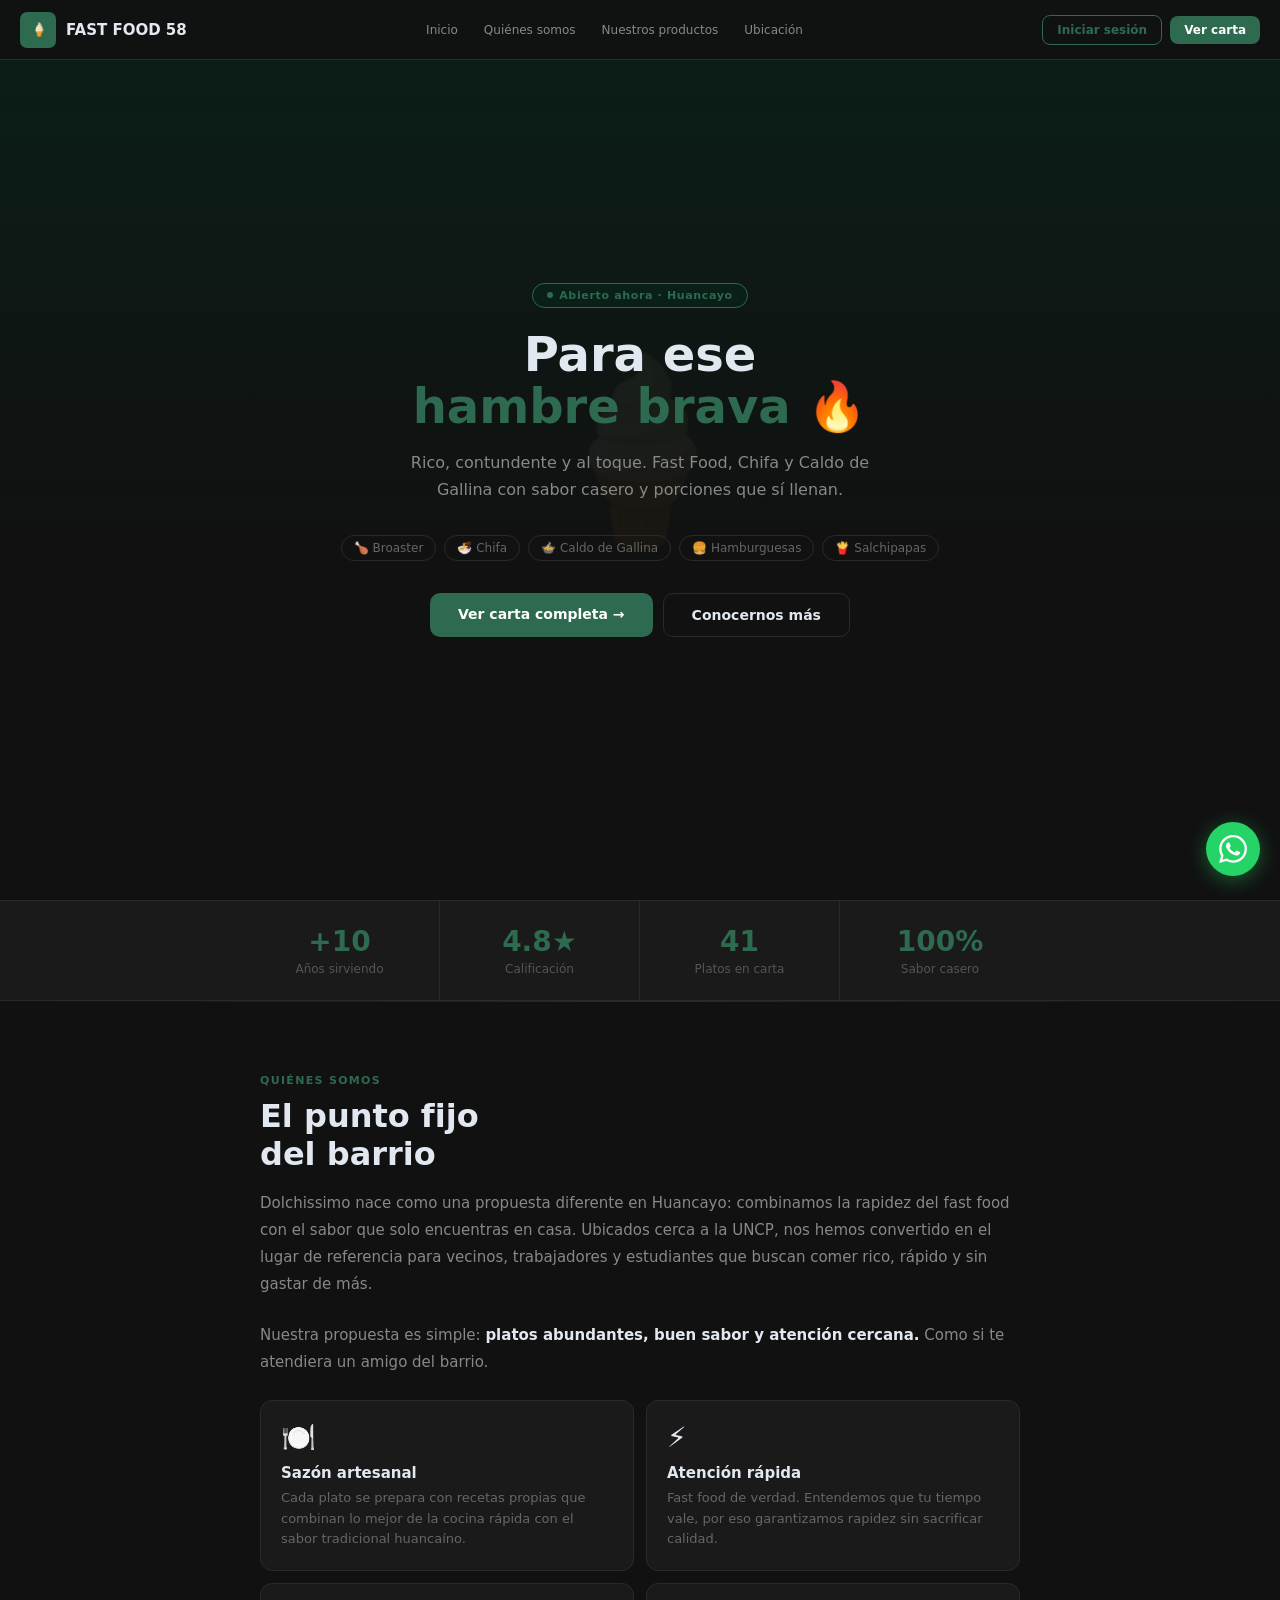
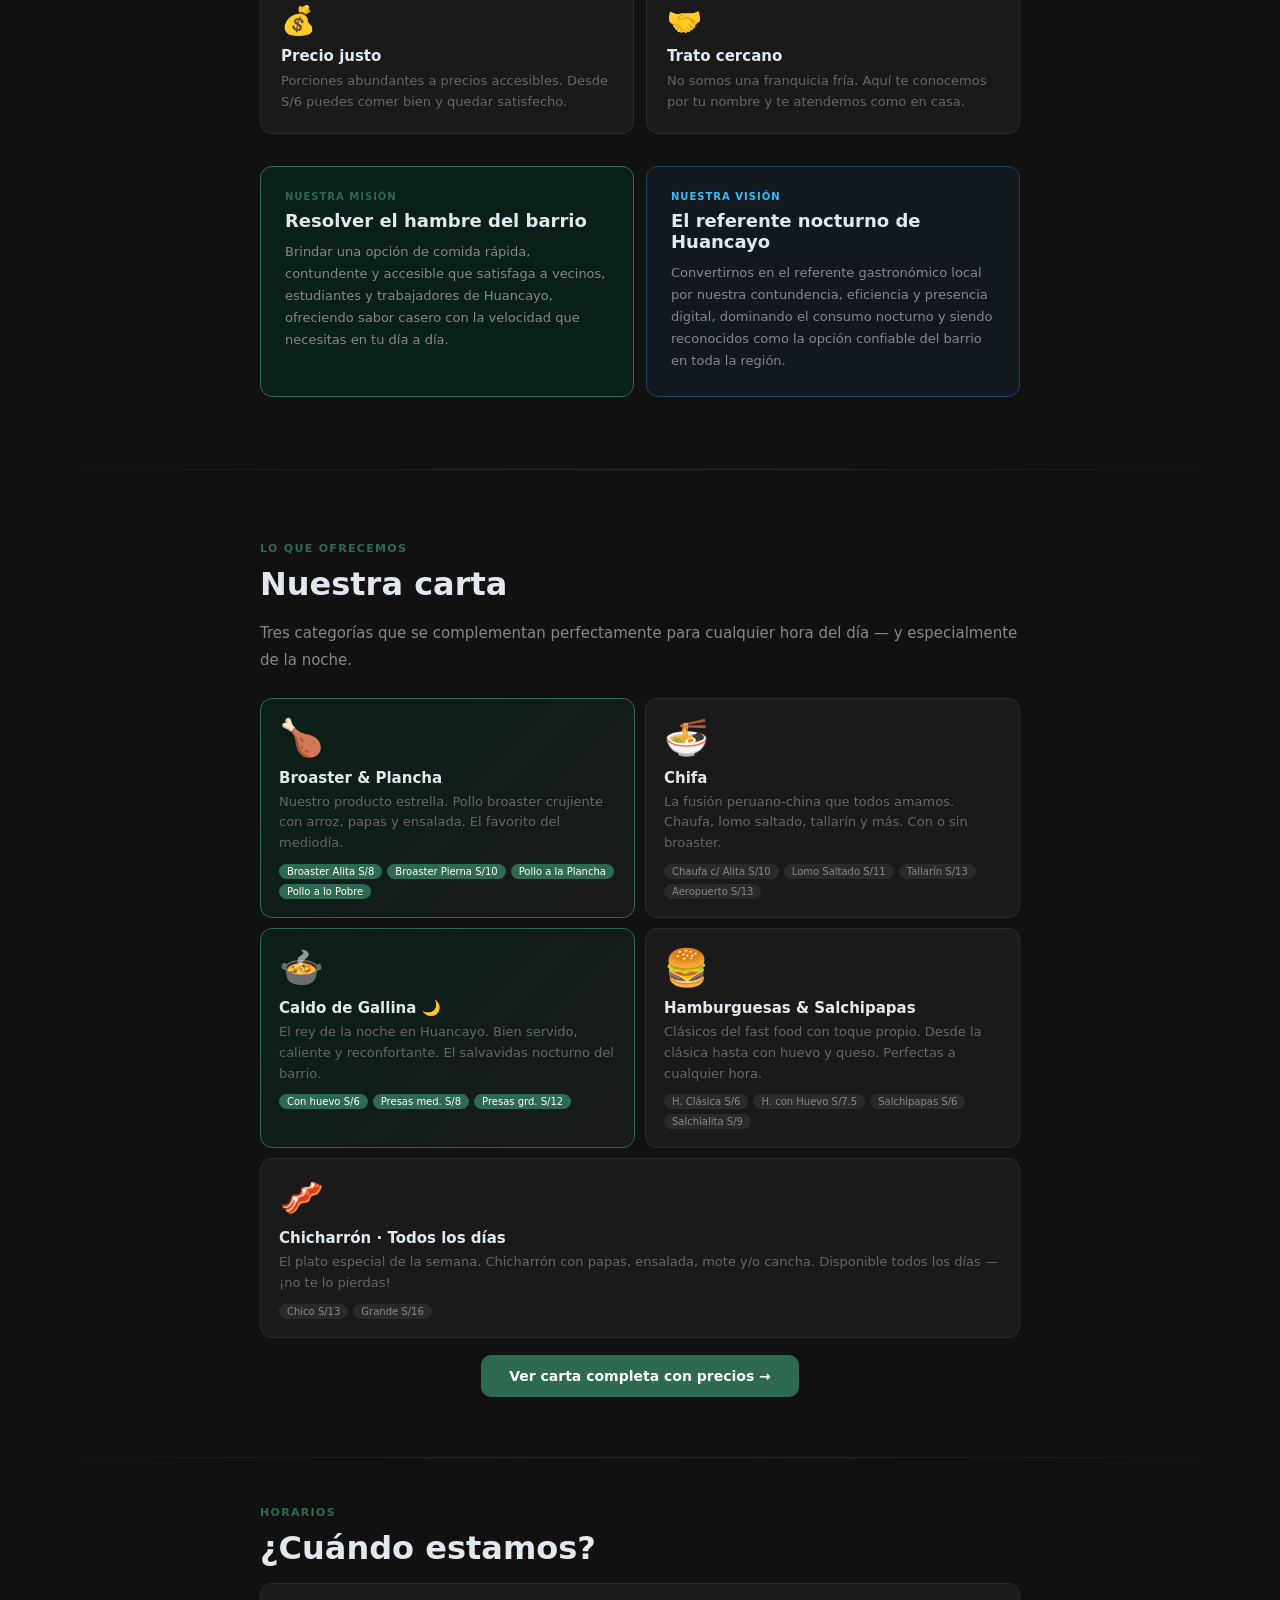
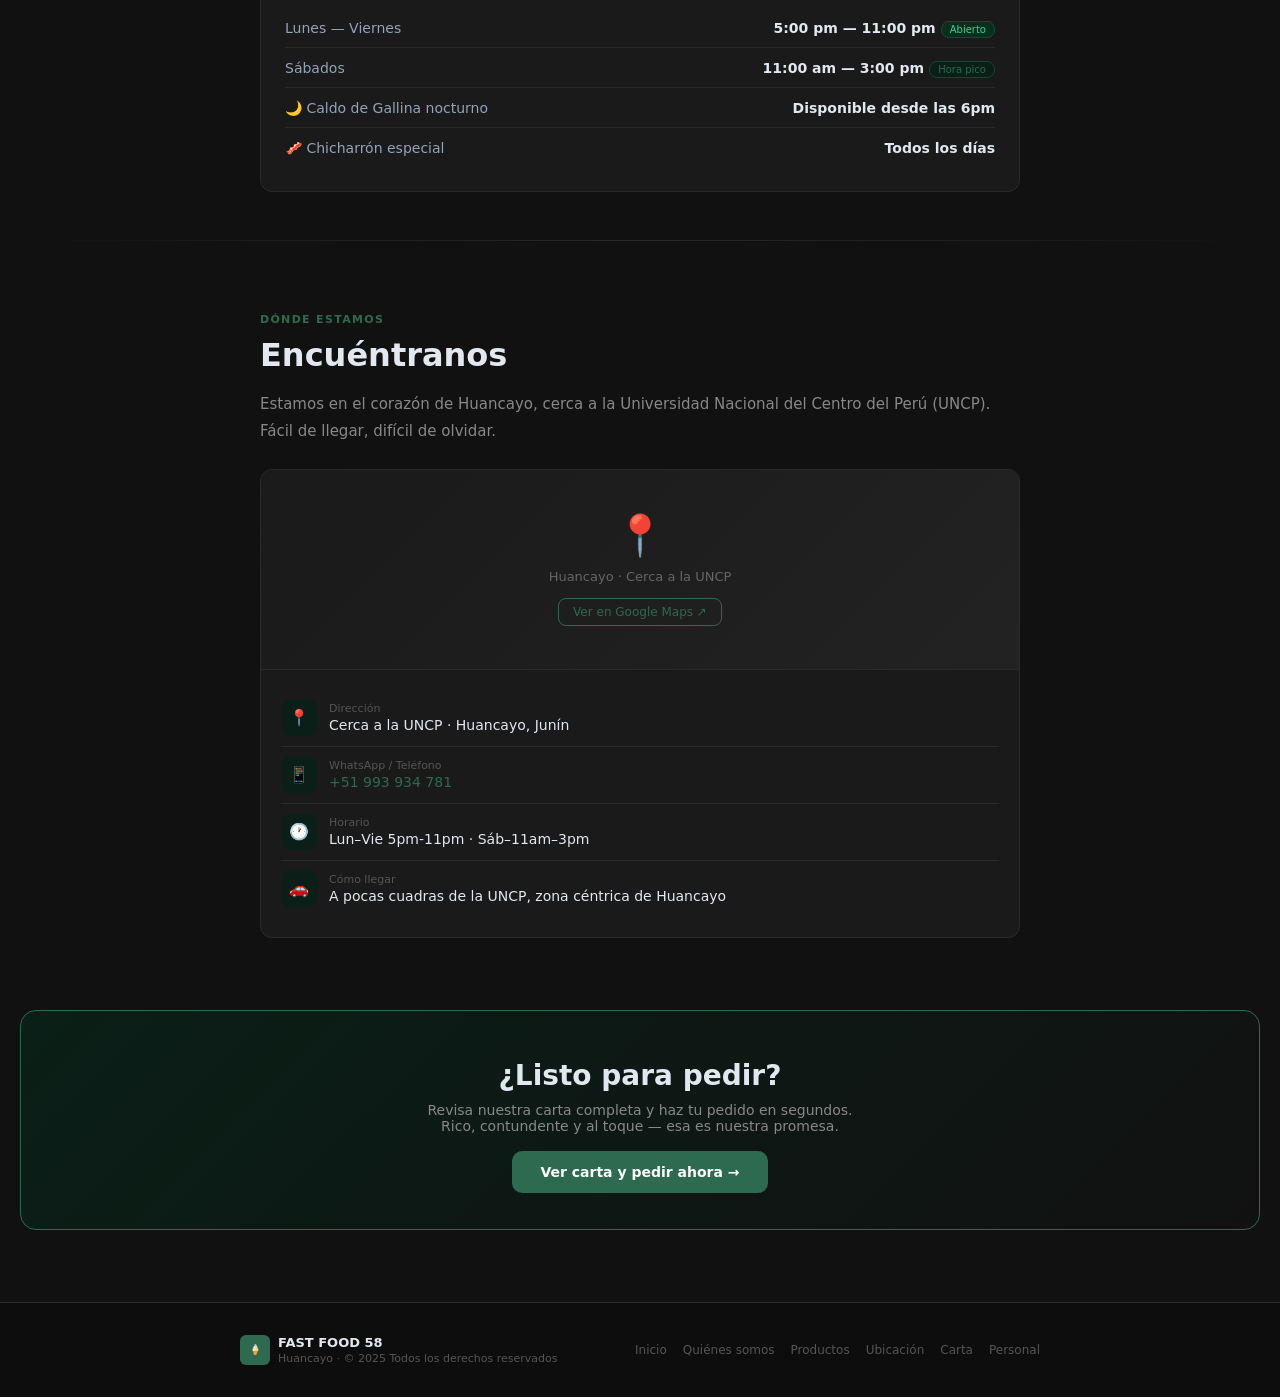
<file: index.html>
<!DOCTYPE html>
<html lang="es">
<head>
<meta charset="UTF-8">
<meta name="viewport" content="width=device-width, initial-scale=1.0">
<title>Dolchissimo — Huancayo</title>
<style>
*{box-sizing:border-box;margin:0;padding:0;}
html{scroll-behavior:smooth;}
body{background:#111;font-family:system-ui,-apple-system,sans-serif;color:#e2e8f0;}

/* NAV */
.nav{position:fixed;top:0;left:0;right:0;z-index:100;background:rgba(17,17,17,.95);backdrop-filter:blur(10px);border-bottom:1px solid #2a2a2a;padding:0 20px;display:flex;align-items:center;justify-content:space-between;height:60px;}
.nav-logo{display:flex;align-items:center;gap:10px;text-decoration:none;}
.nav-logo-box{width:36px;height:36px;background:#2D6A4F;border-radius:7px;display:flex;align-items:center;justify-content:center;font-size:13px;font-weight:900;color:#fff;letter-spacing:-1px;flex-shrink:0;}
.nav-logo-name{font-size:15px;font-weight:700;color:#e2e8f0;}
.nav-links{display:flex;align-items:center;gap:6px;}
.nav-link{font-size:12px;color:#888;text-decoration:none;padding:6px 10px;border-radius:7px;transition:all .15s;white-space:nowrap;}
.nav-link:hover{color:#e2e8f0;background:#1a1a1a;}
.nav-right{display:flex;align-items:center;gap:8px;}
.nav-login{font-size:12px;font-weight:600;color:#2D6A4F;text-decoration:none;padding:7px 14px;border-radius:8px;border:1px solid #2D6A4F;transition:all .15s;white-space:nowrap;}
.nav-login:hover{background:#2D6A4F;color:#fff;}
.nav-menu-btn{font-size:12px;font-weight:700;color:#fff;text-decoration:none;padding:7px 14px;border-radius:8px;background:#2D6A4F;white-space:nowrap;}
.nav-menu-btn:hover{opacity:.88;}

/* HERO */
.hero{min-height:100vh;background:linear-gradient(180deg,#0a1f17 0%,#111 60%);display:flex;align-items:center;justify-content:center;padding:80px 20px 60px;text-align:center;position:relative;overflow:hidden;}
.hero-bg-text{position:absolute;font-size:180px;font-weight:900;color:rgba(204,0,0,.04);top:50%;left:50%;transform:translate(-50%,-50%);white-space:nowrap;user-select:none;}
.hero-content{position:relative;z-index:1;max-width:600px;}
.hero-eyebrow{display:inline-flex;align-items:center;gap:6px;background:#0a1f17;border:0.5px solid #2D6A4F;border-radius:20px;padding:5px 14px;font-size:11px;color:#2D6A4F;font-weight:600;letter-spacing:.06em;margin-bottom:20px;}
.hero-dot{width:6px;height:6px;border-radius:50%;background:#2D6A4F;}
.hero-title{font-size:48px;font-weight:900;line-height:1.1;margin-bottom:16px;}
.hero-title span{color:#2D6A4F;}
.hero-sub{font-size:16px;color:#888;line-height:1.7;margin-bottom:32px;max-width:480px;margin-left:auto;margin-right:auto;}
.hero-chips{display:flex;gap:8px;justify-content:center;flex-wrap:wrap;margin-bottom:32px;}
.chip{font-size:12px;padding:5px 12px;border-radius:20px;border:0.5px solid #2a2a2a;color:#666;}
.hero-btns{display:flex;gap:10px;justify-content:center;flex-wrap:wrap;}
.btn-primary{background:#2D6A4F;color:#fff;font-size:14px;font-weight:700;padding:13px 28px;border-radius:10px;text-decoration:none;transition:opacity .15s;}
.btn-primary:hover{opacity:.88;}
.btn-secondary{background:transparent;color:#e2e8f0;font-size:14px;font-weight:600;padding:13px 28px;border-radius:10px;border:1px solid #2a2a2a;text-decoration:none;transition:all .15s;}
.btn-secondary:hover{border-color:#2D6A4F;color:#2D6A4F;}

/* STATS */
.stats-bar{background:#1a1a1a;border-top:1px solid #2a2a2a;border-bottom:1px solid #2a2a2a;padding:0;}
.stats-grid{display:grid;grid-template-columns:repeat(4,1fr);max-width:800px;margin:0 auto;}
.stat-item{padding:24px 16px;text-align:center;border-right:1px solid #2a2a2a;}
.stat-item:last-child{border-right:none;}
.stat-val{font-size:28px;font-weight:900;color:#2D6A4F;margin-bottom:4px;}
.stat-lbl{font-size:12px;color:#555;}

/* SECCIONES */
section{padding:72px 20px;max-width:800px;margin:0 auto;}

/* QUIÉNES SOMOS */
.section-label{font-size:11px;font-weight:700;color:#2D6A4F;letter-spacing:.12em;margin-bottom:10px;}
.section-title{font-size:32px;font-weight:800;color:#e2e8f0;line-height:1.2;margin-bottom:16px;}
.section-desc{font-size:15px;color:#888;line-height:1.8;margin-bottom:24px;}
.values-grid{display:grid;grid-template-columns:1fr 1fr;gap:12px;margin-top:24px;}
.val-card{background:#1a1a1a;border:1px solid #2a2a2a;border-radius:12px;padding:20px;}
.val-icon{font-size:28px;margin-bottom:10px;}
.val-title{font-size:15px;font-weight:700;color:#e2e8f0;margin-bottom:6px;}
.val-desc{font-size:13px;color:#666;line-height:1.6;}

/* MISIÓN / VISIÓN */
.mv-grid{display:grid;grid-template-columns:1fr 1fr;gap:12px;margin-top:24px;}
.mv-card{border-radius:12px;padding:24px;}
.mv-mision{background:#0a1f17;border:1px solid #2D6A4F;}
.mv-vision{background:#111820;border:1px solid #1e4060;}
.mv-label{font-size:10px;font-weight:700;letter-spacing:.1em;margin-bottom:8px;}
.ml-red{color:#2D6A4F;}.ml-blue{color:#38bdf8;}
.mv-title{font-size:18px;font-weight:800;color:#e2e8f0;margin-bottom:10px;}
.mv-desc{font-size:13px;color:#888;line-height:1.7;}

/* PRODUCTOS */
.productos-grid{display:grid;grid-template-columns:1fr 1fr;gap:10px;margin-top:24px;}
.prod-card{background:#1a1a1a;border:1px solid #2a2a2a;border-radius:12px;padding:18px;transition:border-color .15s;cursor:default;}
.prod-card:hover{border-color:#2D6A4F;}
.prod-icon{font-size:36px;margin-bottom:10px;}
.prod-name{font-size:15px;font-weight:700;color:#e2e8f0;margin-bottom:5px;}
.prod-desc{font-size:13px;color:#666;line-height:1.6;margin-bottom:10px;}
.prod-items{display:flex;flex-wrap:wrap;gap:5px;}
.prod-tag{font-size:10px;padding:2px 8px;border-radius:8px;background:#2a2a2a;color:#888;}
.prod-highlight{border-color:#2D6A4F;background:linear-gradient(135deg,#0a1f17,#1a1a1a);}
.prod-highlight .prod-tag{background:#2D6A4F;color:#fff;}

/* HORARIO */
.horario-card{background:#1a1a1a;border:1px solid #2a2a2a;border-radius:12px;padding:24px;margin-top:16px;}
.horario-row{display:flex;justify-content:space-between;align-items:center;padding:10px 0;border-bottom:1px solid #2a2a2a;}
.horario-row:last-child{border-bottom:none;}
.h-dia{font-size:14px;color:#94a3b8;}
.h-hora{font-size:14px;font-weight:600;color:#e2e8f0;}
.h-badge{font-size:10px;padding:2px 8px;border-radius:8px;}
.hb-open{background:#0a2e1e;color:#34d399;border:0.5px solid #064e35;}
.hb-peak{background:#0a1f17;color:#2D6A4F;border:0.5px solid #1B4332;}

/* UBICACIÓN */
.ubicacion-card{background:#1a1a1a;border:1px solid #2a2a2a;border-radius:12px;overflow:hidden;margin-top:24px;}
.map-placeholder{background:linear-gradient(135deg,#1a1a1a,#222);height:200px;display:flex;align-items:center;justify-content:center;flex-direction:column;gap:10px;border-bottom:1px solid #2a2a2a;}
.map-icon{font-size:40px;}
.map-label{font-size:13px;color:#666;}
.ubicacion-info{padding:20px;}
.ub-row{display:flex;align-items:center;gap:12px;padding:10px 0;border-bottom:1px solid #2a2a2a;}
.ub-row:last-child{border-bottom:none;}
.ub-icon{width:36px;height:36px;background:#0a1f17;border-radius:8px;display:flex;align-items:center;justify-content:center;font-size:16px;flex-shrink:0;}
.ub-label{font-size:11px;color:#555;margin-bottom:2px;}
.ub-val{font-size:14px;color:#e2e8f0;font-weight:500;}
.ub-link{color:#2D6A4F;text-decoration:none;}
.ub-link:hover{text-decoration:underline;}

/* CTA */
.cta-section{background:linear-gradient(135deg,#0a1f17,#111);border:1px solid #2D6A4F;border-radius:16px;padding:48px 24px;text-align:center;margin:0 20px 72px;}
.cta-title{font-size:28px;font-weight:800;color:#e2e8f0;margin-bottom:10px;}
.cta-sub{font-size:14px;color:#888;margin-bottom:28px;}

/* FOOTER */
.footer{background:#0d0d0d;border-top:1px solid #2a2a2a;padding:32px 20px;}
.footer-inner{max-width:800px;margin:0 auto;display:flex;justify-content:space-between;align-items:center;flex-wrap:wrap;gap:16px;}
.footer-logo{display:flex;align-items:center;gap:8px;}
.footer-logo-box{width:30px;height:30px;background:#2D6A4F;border-radius:6px;display:flex;align-items:center;justify-content:center;font-size:10px;font-weight:900;color:#fff;}
.footer-name{font-size:13px;font-weight:700;color:#e2e8f0;}
.footer-sub{font-size:11px;color:#555;margin-top:2px;}
.footer-links{display:flex;gap:16px;flex-wrap:wrap;}
.footer-link{font-size:12px;color:#555;text-decoration:none;}
.footer-link:hover{color:#2D6A4F;}

/* WHATSAPP FLOTANTE */
.wa-float{position:fixed;bottom:24px;right:20px;z-index:999;width:54px;height:54px;background:#25D366;border-radius:50%;display:flex;align-items:center;justify-content:center;box-shadow:0 4px 20px rgba(37,211,102,.4);text-decoration:none;transition:transform .2s;}
.wa-float:hover{transform:scale(1.1);}
.wa-float svg{width:28px;height:28px;fill:#fff;}
.wa-tooltip{position:absolute;right:64px;background:#25D366;color:#fff;font-size:12px;font-weight:600;padding:6px 12px;border-radius:8px;white-space:nowrap;opacity:0;transition:opacity .2s;pointer-events:none;}
.wa-float:hover .wa-tooltip{opacity:1;}

/* DIVISOR */
.divider{height:1px;background:linear-gradient(90deg,transparent,#2a2a2a,transparent);margin:0 20px;}

/* RESPONSIVE MOBILE */
@media(max-width:600px){
  .hero-title{font-size:32px;}
  .stats-grid{grid-template-columns:1fr 1fr;}
  .stat-item:nth-child(2){border-right:none;}
  .stat-item:nth-child(3){border-right:1px solid #2a2a2a;}
  .values-grid,.mv-grid,.productos-grid{grid-template-columns:1fr;}
  .nav-links{display:none;}
  .footer-inner{flex-direction:column;text-align:center;}
}
</style>
</head>
<body>

<!-- NAV FIJO CON ANCLAJES -->
<nav class="nav">
  <a class="nav-logo" href="#inicio">
    <div class="nav-logo-box">🍦</div>
    <span class="nav-logo-name">FAST FOOD 58</span>
  </a>
  <div class="nav-links">
    <a class="nav-link" href="#inicio">Inicio</a>
    <a class="nav-link" href="#quienes-somos">Quiénes somos</a>
    <a class="nav-link" href="#productos">Nuestros productos</a>
    <a class="nav-link" href="#ubicacion">Ubicación</a>
  </div>
  <div class="nav-right">
    <a class="nav-login" href="login.html">Iniciar sesión</a>
    <a class="nav-menu-btn" href="public/menu.html">Ver carta</a>
  </div>
</nav>

<!-- HERO -->
<section id="inicio" style="padding:0;max-width:100%;">
  <div class="hero">
    <div class="hero-bg-text">🍦</div>
    <div class="hero-content">
      <div class="hero-eyebrow"><div class="hero-dot"></div>Abierto ahora · Huancayo</div>
      <h1 class="hero-title">Para ese<br><span>hambre brava</span> 🔥</h1>
      <p class="hero-sub">Rico, contundente y al toque. Fast Food, Chifa y Caldo de Gallina con sabor casero y porciones que sí llenan.</p>
      <div class="hero-chips">
        <span class="chip">🍗 Broaster</span>
        <span class="chip">🍜 Chifa</span>
        <span class="chip">🍲 Caldo de Gallina</span>
        <span class="chip">🍔 Hamburguesas</span>
        <span class="chip">🍟 Salchipapas</span>
      </div>
      <div class="hero-btns">
        <a class="btn-primary" href="public/menu.html">Ver carta completa →</a>
        <a class="btn-secondary" href="#quienes-somos">Conocernos más</a>
      </div>
    </div>
  </div>
</section>

<!-- STATS -->
<div class="stats-bar">
  <div class="stats-grid">
    <div class="stat-item"><div class="stat-val">+10</div><div class="stat-lbl">Años sirviendo</div></div>
    <div class="stat-item"><div class="stat-val">4.8★</div><div class="stat-lbl">Calificación</div></div>
    <div class="stat-item"><div class="stat-val">41</div><div class="stat-lbl">Platos en carta</div></div>
    <div class="stat-item"><div class="stat-val">100%</div><div class="stat-lbl">Sabor casero</div></div>
  </div>
</div>

<div class="divider"></div>

<!-- QUIÉNES SOMOS -->
<section id="quienes-somos">
  <div class="section-label">QUIÉNES SOMOS</div>
  <h2 class="section-title">El punto fijo<br>del barrio</h2>
  <p class="section-desc">Dolchissimo nace como una propuesta diferente en Huancayo: combinamos la rapidez del fast food con el sabor que solo encuentras en casa. Ubicados cerca a la UNCP, nos hemos convertido en el lugar de referencia para vecinos, trabajadores y estudiantes que buscan comer rico, rápido y sin gastar de más.</p>
  <p class="section-desc">Nuestra propuesta es simple: <strong style="color:#e2e8f0;">platos abundantes, buen sabor y atención cercana.</strong> Como si te atendiera un amigo del barrio.</p>

  <div class="values-grid">
    <div class="val-card">
      <div class="val-icon">🍽️</div>
      <div class="val-title">Sazón artesanal</div>
      <div class="val-desc">Cada plato se prepara con recetas propias que combinan lo mejor de la cocina rápida con el sabor tradicional huancaíno.</div>
    </div>
    <div class="val-card">
      <div class="val-icon">⚡</div>
      <div class="val-title">Atención rápida</div>
      <div class="val-desc">Fast food de verdad. Entendemos que tu tiempo vale, por eso garantizamos rapidez sin sacrificar calidad.</div>
    </div>
    <div class="val-card">
      <div class="val-icon">💰</div>
      <div class="val-title">Precio justo</div>
      <div class="val-desc">Porciones abundantes a precios accesibles. Desde S/6 puedes comer bien y quedar satisfecho.</div>
    </div>
    <div class="val-card">
      <div class="val-icon">🤝</div>
      <div class="val-title">Trato cercano</div>
      <div class="val-desc">No somos una franquicia fría. Aquí te conocemos por tu nombre y te atendemos como en casa.</div>
    </div>
  </div>

  <!-- MISIÓN Y VISIÓN -->
  <div class="mv-grid" style="margin-top:32px;">
    <div class="mv-card mv-mision">
      <div class="mv-label ml-red">NUESTRA MISIÓN</div>
      <div class="mv-title">Resolver el hambre del barrio</div>
      <div class="mv-desc">Brindar una opción de comida rápida, contundente y accesible que satisfaga a vecinos, estudiantes y trabajadores de Huancayo, ofreciendo sabor casero con la velocidad que necesitas en tu día a día.</div>
    </div>
    <div class="mv-card mv-vision">
      <div class="mv-label ml-blue">NUESTRA VISIÓN</div>
      <div class="mv-title">El referente nocturno de Huancayo</div>
      <div class="mv-desc">Convertirnos en el referente gastronómico local por nuestra contundencia, eficiencia y presencia digital, dominando el consumo nocturno y siendo reconocidos como la opción confiable del barrio en toda la región.</div>
    </div>
  </div>
</section>

<div class="divider"></div>

<!-- PRODUCTOS -->
<section id="productos">
  <div class="section-label">LO QUE OFRECEMOS</div>
  <h2 class="section-title">Nuestra carta</h2>
  <p class="section-desc">Tres categorías que se complementan perfectamente para cualquier hora del día — y especialmente de la noche.</p>

  <div class="productos-grid">
    <div class="prod-card prod-highlight">
      <div class="prod-icon">🍗</div>
      <div class="prod-name">Broaster & Plancha</div>
      <div class="prod-desc">Nuestro producto estrella. Pollo broaster crujiente con arroz, papas y ensalada. El favorito del mediodía.</div>
      <div class="prod-items">
        <span class="prod-tag">Broaster Alita S/8</span>
        <span class="prod-tag">Broaster Pierna S/10</span>
        <span class="prod-tag">Pollo a la Plancha</span>
        <span class="prod-tag">Pollo a lo Pobre</span>
      </div>
    </div>
    <div class="prod-card">
      <div class="prod-icon">🍜</div>
      <div class="prod-name">Chifa</div>
      <div class="prod-desc">La fusión peruano-china que todos amamos. Chaufa, lomo saltado, tallarín y más. Con o sin broaster.</div>
      <div class="prod-items">
        <span class="prod-tag">Chaufa c/ Alita S/10</span>
        <span class="prod-tag">Lomo Saltado S/11</span>
        <span class="prod-tag">Tallarín S/13</span>
        <span class="prod-tag">Aeropuerto S/13</span>
      </div>
    </div>
    <div class="prod-card prod-highlight">
      <div class="prod-icon">🍲</div>
      <div class="prod-name">Caldo de Gallina 🌙</div>
      <div class="prod-desc">El rey de la noche en Huancayo. Bien servido, caliente y reconfortante. El salvavidas nocturno del barrio.</div>
      <div class="prod-items">
        <span class="prod-tag">Con huevo S/6</span>
        <span class="prod-tag">Presas med. S/8</span>
        <span class="prod-tag">Presas grd. S/12</span>
      </div>
    </div>
    <div class="prod-card">
      <div class="prod-icon">🍔</div>
      <div class="prod-name">Hamburguesas & Salchipapas</div>
      <div class="prod-desc">Clásicos del fast food con toque propio. Desde la clásica hasta con huevo y queso. Perfectas a cualquier hora.</div>
      <div class="prod-items">
        <span class="prod-tag">H. Clásica S/6</span>
        <span class="prod-tag">H. con Huevo S/7.5</span>
        <span class="prod-tag">Salchipapas S/6</span>
        <span class="prod-tag">Salchialita S/9</span>
      </div>
    </div>
    <div class="prod-card" style="grid-column:1/-1;">
      <div class="prod-icon">🥓</div>
      <div class="prod-name">Chicharrón · Todos los días</div>
      <div class="prod-desc">El plato especial de la semana. Chicharrón con papas, ensalada, mote y/o cancha. Disponible todos los días — ¡no te lo pierdas!</div>
      <div class="prod-items">
        <span class="prod-tag">Chico S/13</span>
        <span class="prod-tag">Grande S/16</span>       
      </div>
    </div>
  </div>

  <div style="text-align:center;margin-top:28px;">
    <a class="btn-primary" href="public/menu.html">Ver carta completa con precios →</a>
  </div>
</section>

<div class="divider"></div>

<!-- HORARIO -->
<section id="horario" style="padding-top:48px;padding-bottom:48px;">
  <div class="section-label">HORARIOS</div>
  <h2 class="section-title">¿Cuándo estamos?</h2>
  <div class="horario-card">
    <div class="horario-row"><span class="h-dia">Lunes — Viernes</span><span><span class="h-hora">5:00 pm — 11:00 pm</span> <span class="h-badge hb-open">Abierto</span></span></div>
    <div class="horario-row"><span class="h-dia">Sábados</span><span><span class="h-hora">11:00 am — 3:00 pm</span> <span class="h-badge hb-peak">Hora pico</span></span></div>
    <div class="horario-row"><span class="h-dia">🌙 Caldo de Gallina nocturno</span><span><span class="h-hora">Disponible desde las 6pm</span></span></div>
    <div class="horario-row"><span class="h-dia">🥓 Chicharrón especial</span><span><span class="h-hora">Todos los días</span></span></div>
  </div>
</section>

<div class="divider"></div>

<!-- UBICACIÓN -->
<section id="ubicacion">
  <div class="section-label">DÓNDE ESTAMOS</div>
  <h2 class="section-title">Encuéntranos</h2>
  <p class="section-desc">Estamos en el corazón de Huancayo, cerca a la Universidad Nacional del Centro del Perú (UNCP). Fácil de llegar, difícil de olvidar.</p>

  <div class="ubicacion-card">
    <div class="map-placeholder">
      <div class="map-icon">📍</div>
      <div class="map-label">Huancayo · Cerca a la UNCP</div>
      <a href="https://maps.google.com/?q=UNCP+Huancayo" target="_blank" style="font-size:12px;color:#2D6A4F;text-decoration:none;border:1px solid #2D6A4F;padding:6px 14px;border-radius:8px;margin-top:4px;">Ver en Google Maps ↗</a>
    </div>
    <div class="ubicacion-info">
      <div class="ub-row">
        <div class="ub-icon">📍</div>
        <div><div class="ub-label">Dirección</div><div class="ub-val">Cerca a la UNCP · Huancayo, Junín</div></div>
      </div>
      <div class="ub-row">
        <div class="ub-icon">📱</div>
        <div><div class="ub-label">WhatsApp / Teléfono</div><div class="ub-val"><a class="ub-link" href="https://wa.me/51993934781" target="_blank">+51 993 934 781</a></div></div>
      </div>
      <div class="ub-row">
        <div class="ub-icon">🕐</div>
        <div><div class="ub-label">Horario</div><div class="ub-val">Lun–Vie 5pm-11pm · Sáb–11am–3pm</div></div>
      </div>
      <div class="ub-row">
        <div class="ub-icon">🚗</div>
        <div><div class="ub-label">Cómo llegar</div><div class="ub-val">A pocas cuadras de la UNCP, zona céntrica de Huancayo</div></div>
      </div>
    </div>
  </div>
</section>

<!-- CTA FINAL -->
<div class="cta-section">
  <div class="cta-title">¿Listo para pedir?</div>
  <p class="cta-sub">Revisa nuestra carta completa y haz tu pedido en segundos.<br>Rico, contundente y al toque — esa es nuestra promesa.</p>
  <a class="btn-primary" href="public/menu.html">Ver carta y pedir ahora →</a>
</div>

<!-- FOOTER -->
<footer class="footer">
  <div class="footer-inner">
    <div class="footer-logo">
      <div class="footer-logo-box">🍦</div>
      <div>
        <div class="footer-name">FAST FOOD 58</div>
        <div class="footer-sub">Huancayo · © 2025 Todos los derechos reservados</div>
      </div>
    </div>
    <div class="footer-links">
      <a class="footer-link" href="#inicio">Inicio</a>
      <a class="footer-link" href="#quienes-somos">Quiénes somos</a>
      <a class="footer-link" href="#productos">Productos</a>
      <a class="footer-link" href="#ubicacion">Ubicación</a>
      <a class="footer-link" href="public/menu.html">Carta</a>
      <a class="footer-link" href="login.html">Personal</a>
    </div>
  </div>
</footer>

<!-- BOTÓN WHATSAPP FLOTANTE -->
<a class="wa-float" href="https://wa.me/51993934781" target="_blank" title="WhatsApp Dolchissimo">
  <span class="wa-tooltip">¡Escríbenos!</span>
  <svg viewBox="0 0 24 24" xmlns="http://www.w3.org/2000/svg">
    <path d="M17.472 14.382c-.297-.149-1.758-.867-2.03-.967-.273-.099-.471-.148-.67.15-.197.297-.767.966-.94 1.164-.173.199-.347.223-.644.075-.297-.15-1.255-.463-2.39-1.475-.883-.788-1.48-1.761-1.653-2.059-.173-.297-.018-.458.13-.606.134-.133.298-.347.446-.52.149-.174.198-.298.298-.497.099-.198.05-.371-.025-.52-.075-.149-.669-1.612-.916-2.207-.242-.579-.487-.5-.669-.51-.173-.008-.371-.01-.57-.01-.198 0-.52.074-.792.372-.272.297-1.04 1.016-1.04 2.479 0 1.462 1.065 2.875 1.213 3.074.149.198 2.096 3.2 5.077 4.487.709.306 1.262.489 1.694.625.712.227 1.36.195 1.871.118.571-.085 1.758-.719 2.006-1.413.248-.694.248-1.289.173-1.413-.074-.124-.272-.198-.57-.347m-5.421 7.403h-.004a9.87 9.87 0 01-5.031-1.378l-.361-.214-3.741.982.998-3.648-.235-.374a9.86 9.86 0 01-1.51-5.26c.001-5.45 4.436-9.884 9.888-9.884 2.64 0 5.122 1.03 6.988 2.898a9.825 9.825 0 012.893 6.994c-.003 5.45-4.437 9.884-9.885 9.884m8.413-18.297A11.815 11.815 0 0012.05 0C5.495 0 .16 5.335.157 11.892c0 2.096.547 4.142 1.588 5.945L.057 24l6.305-1.654a11.882 11.882 0 005.683 1.448h.005c6.554 0 11.89-5.335 11.893-11.893a11.821 11.821 0 00-3.48-8.413z"/>
  </svg>
</a>

</body>
</html>
</file>
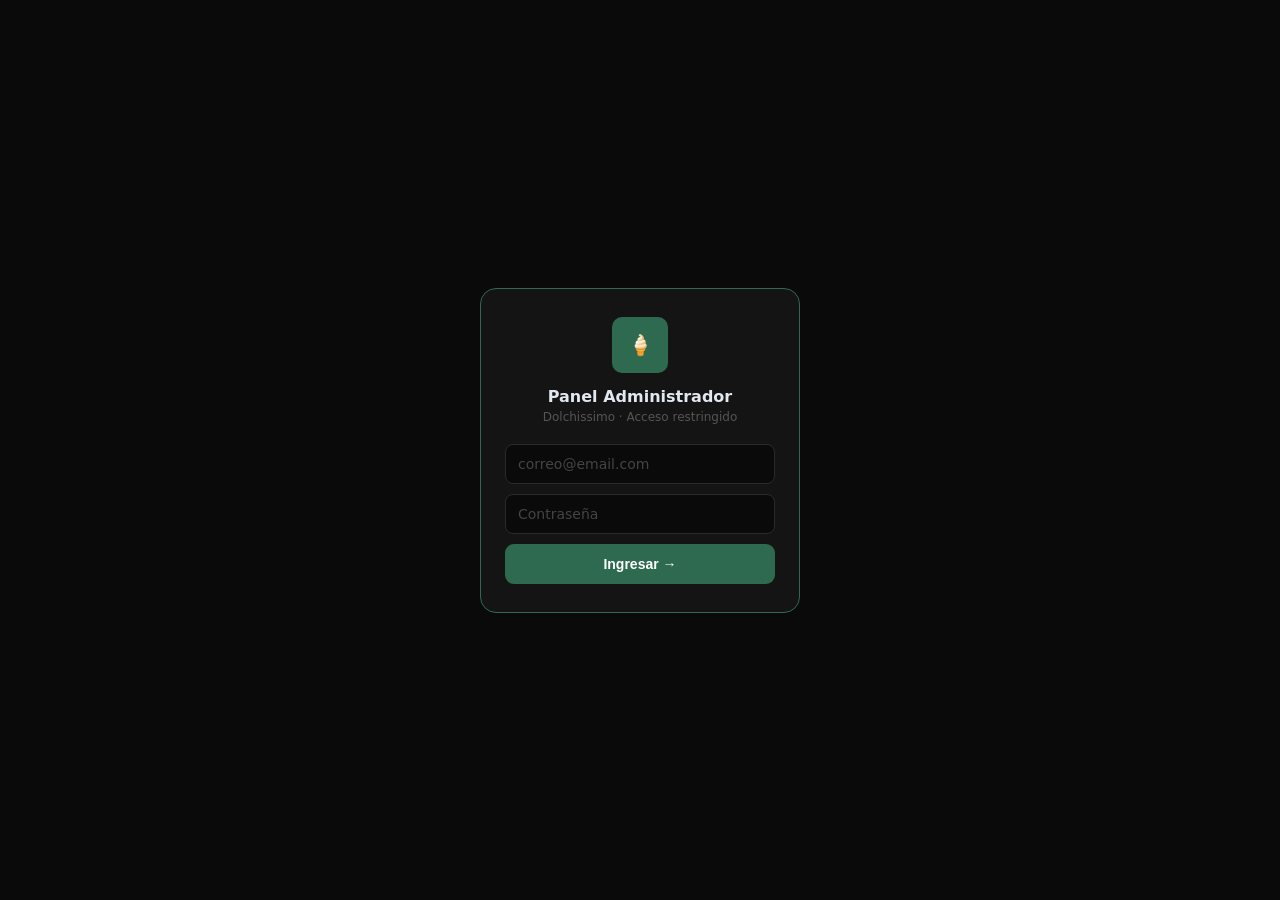
<file: admin.html>
<!DOCTYPE html>
<html lang="es">
<head>
<meta charset="UTF-8">
<meta name="viewport" content="width=device-width, initial-scale=1.0">
<title>Dolchissimo — Admin</title>
<style>
*{box-sizing:border-box;margin:0;padding:0;}
body{background:#0a0a0a;font-family:system-ui,sans-serif;color:#e2e8f0;min-height:100vh;}

/* AUTH */
.auth-guard{position:fixed;inset:0;background:#0a0a0a;z-index:9999;display:flex;align-items:center;justify-content:center;padding:20px;}
.auth-card{background:#141414;border:1px solid #2D6A4F;border-radius:16px;padding:28px 24px;width:100%;max-width:320px;}
.auth-logo{width:56px;height:56px;background:#2D6A4F;border-radius:10px;display:flex;align-items:center;justify-content:center;font-size:20px;font-weight:900;color:#fff;margin:0 auto 14px;}
.auth-title{font-size:16px;font-weight:700;color:#e2e8f0;text-align:center;margin-bottom:4px;}
.auth-sub{font-size:12px;color:#555;text-align:center;margin-bottom:20px;}
.auth-inp{width:100%;background:#0a0a0a;border:1px solid #2a2a2a;border-radius:8px;padding:11px 12px;font-size:14px;color:#e2e8f0;outline:none;margin-bottom:10px;font-family:inherit;}
.auth-inp:focus{border-color:#2D6A4F;}
.auth-inp::placeholder{color:#444;}
.auth-btn{width:100%;background:#2D6A4F;color:#fff;font-size:14px;font-weight:700;padding:12px;border-radius:9px;border:none;cursor:pointer;}
.auth-btn:hover{opacity:.88;}
.auth-err{background:#0a1f17;border:1px solid #1B4332;border-radius:7px;padding:8px 12px;font-size:12px;color:#86efac;margin-bottom:10px;display:none;}

/* HEADER */
.header{background:#141414;border-bottom:1px solid #1e1e1e;padding:12px 16px;display:flex;justify-content:space-between;align-items:center;position:sticky;top:0;z-index:50;}
.logo-sq{width:32px;height:32px;background:#2D6A4F;border-radius:6px;display:flex;align-items:center;justify-content:center;font-size:11px;font-weight:900;color:#fff;}
.header-name{font-size:14px;font-weight:700;color:#fff;}
.header-sub{font-size:10px;color:#555;}
.header-right{display:flex;align-items:center;gap:8px;}
.clk{font-size:12px;color:#555;font-variant-numeric:tabular-nums;}
.logout-btn{background:transparent;border:0.5px solid #333;color:#666;font-size:11px;padding:5px 10px;border-radius:7px;cursor:pointer;}
.logout-btn:hover{border-color:#2D6A4F;color:#2D6A4F;}

/* TABS */
.tabs{display:flex;background:#141414;border-bottom:1px solid #1e1e1e;overflow-x:auto;}
.tab{padding:12px 16px;font-size:12px;font-weight:500;color:#555;cursor:pointer;white-space:nowrap;border-bottom:2px solid transparent;transition:all .15s;}
.tab:hover{color:#ccc;}
.tab.active{color:#2D6A4F;border-bottom-color:#2D6A4F;}
.view{display:none;padding:14px;}.view.active{display:block;}

/* FILTRO */
.filter-row{display:flex;gap:6px;margin-bottom:16px;flex-wrap:wrap;align-items:center;}
.fb{font-size:11px;padding:6px 14px;border-radius:20px;border:0.5px solid #2a2a2a;background:transparent;color:#555;cursor:pointer;transition:all .15s;}
.fb:hover{color:#ccc;border-color:#555;}
.fb.active{background:#2D6A4F;border-color:#2D6A4F;color:#fff;font-weight:600;}
.date-row{display:grid;grid-template-columns:1fr 1fr auto;gap:8px;margin-bottom:10px;}
.dl{font-size:10px;color:#555;margin-bottom:3px;}
.di{width:100%;background:#0a0a0a;border:1px solid #1e1e1e;border-radius:7px;padding:7px 10px;font-size:12px;color:#e2e8f0;outline:none;font-family:inherit;}
.di:focus{border-color:#2D6A4F;}
.apply-btn{background:#2D6A4F;color:#fff;font-size:12px;font-weight:700;padding:8px 14px;border-radius:7px;border:none;cursor:pointer;}
.fi{font-size:11px;color:#555;margin-top:6px;}
.fi span{color:#2D6A4F;font-weight:600;}

/* MÉTRICAS PRINCIPALES */
.met-grid{display:grid;grid-template-columns:1fr 1fr;gap:10px;margin-bottom:16px;}
.met{background:#141414;border:1px solid #1e1e1e;border-radius:12px;padding:14px;}
.met-lbl{font-size:11px;color:#555;margin-bottom:6px;}
.met-val{font-size:26px;font-weight:800;color:#fff;line-height:1;margin-bottom:4px;}
.met-delta{font-size:11px;font-weight:500;}
.delta-up{color:#22c55e;}.delta-down{color:#86efac;}.delta-neu{color:#555;}

/* GRÁFICA DÍAS */
.chart-card{background:#141414;border:1px solid #1e1e1e;border-radius:12px;padding:14px;margin-bottom:12px;}
.chart-header{display:flex;justify-content:space-between;align-items:center;margin-bottom:16px;}
.chart-title{font-size:13px;font-weight:600;color:#e2e8f0;}
.chart-peak{font-size:11px;color:#2D6A4F;font-weight:600;}
.bars-dias{display:flex;align-items:flex-end;gap:6px;height:120px;}
.bar-dia-col{display:flex;flex-direction:column;align-items:center;gap:4px;flex:1;}
.bar-dia{border-radius:4px 4px 0 0;width:100%;min-height:4px;transition:opacity .15s;}
.bar-dia:hover{opacity:.75;}
.bar-dia-val{font-size:9px;color:#555;white-space:nowrap;}
.bar-dia-lbl{font-size:10px;color:#555;}
.bar-dia.peak{background:#2D6A4F!important;}

/* GRÁFICA HORAS */
.bars-horas{display:flex;align-items:flex-end;gap:3px;height:80px;}
.bar-h-col{display:flex;flex-direction:column;align-items:center;gap:2px;flex:1;}
.bar-h{border-radius:2px 2px 0 0;width:100%;min-height:2px;}
.bar-h-lbl{font-size:8px;color:#555;}

/* DOS COLUMNAS */
.two-col{display:grid;grid-template-columns:1fr 1fr;gap:10px;margin-bottom:12px;}

/* RANKING */
.rank-card{background:#141414;border:1px solid #1e1e1e;border-radius:12px;padding:14px;}
.rank-title{font-size:12px;font-weight:600;color:#888;margin-bottom:12px;}
.rank-item{display:flex;align-items:center;gap:8px;padding:8px 0;border-bottom:0.5px solid #1e1e1e;}
.rank-item:last-child{border-bottom:none;}
.rank-n{font-size:13px;font-weight:700;min-width:18px;text-align:center;}
.rn1{color:##B7E4C7;}.rn2{color:#94a3b8;}.rn3{color:#cd7c2f;}.rn-o{color:#333;}
.rank-name{font-size:12px;color:#94a3b8;flex:1;white-space:nowrap;overflow:hidden;text-overflow:ellipsis;}
.rank-bar-wrap{width:50px;height:4px;background:#1e1e1e;border-radius:2px;flex-shrink:0;}
.rank-bar-fill{height:4px;border-radius:2px;background:#2D6A4F;}
.rank-val{font-size:12px;font-weight:700;color:#fff;min-width:48px;text-align:right;}

/* DONUT */
.donut-wrap{display:flex;flex-direction:column;align-items:center;justify-content:center;padding:10px 0;}
.donut-svg{width:110px;height:110px;}
.donut-legend{width:100%;margin-top:12px;}
.donut-row{display:flex;align-items:center;gap:8px;padding:5px 0;border-bottom:0.5px solid #1e1e1e;}
.donut-row:last-child{border-bottom:none;}
.donut-dot{width:8px;height:8px;border-radius:50%;flex-shrink:0;}
.donut-lbl{font-size:11px;color:#94a3b8;flex:1;}
.donut-pct{font-size:12px;font-weight:700;color:#fff;}

/* TIEMPOS */
.tiempos-card{background:#141414;border:1px solid #1e1e1e;border-radius:12px;padding:14px;margin-bottom:12px;}
.t-summary{display:grid;grid-template-columns:repeat(3,1fr);gap:8px;margin-bottom:12px;}
.ts-box{background:#0a0a0a;border-radius:8px;padding:10px;text-align:center;border:1px solid #1e1e1e;}
.ts-val{font-size:20px;font-weight:700;margin-bottom:2px;}
.ts-lbl{font-size:10px;color:#555;}
.t-item{display:flex;align-items:center;gap:8px;padding:7px 0;border-bottom:0.5px solid #1e1e1e;}
.t-item:last-child{border-bottom:none;}
.t-num{font-size:11px;font-weight:700;color:#2D6A4F;min-width:36px;}
.t-bar-w{width:60px;height:4px;background:#1e1e1e;border-radius:2px;flex-shrink:0;}
.t-bar-f{height:4px;border-radius:2px;}

/* INSIGHT */
.insight{background:#0d0d0d;border-left:3px solid #2D6A4F;border-radius:0 8px 8px 0;padding:10px 12px;margin-bottom:8px;font-size:12px;color:#888;line-height:1.6;}
.insight strong{color:#e2e8f0;}

/* PEDIDOS */
.card{background:#141414;border:1px solid #1e1e1e;border-radius:12px;padding:14px;margin-bottom:10px;}
.card-title{font-size:12px;font-weight:600;color:#555;margin-bottom:12px;display:flex;align-items:center;gap:8px;}
.pedido-row{display:flex;align-items:flex-start;gap:8px;padding:9px 0;border-bottom:1px solid #1a1a1a;flex-wrap:wrap;}
.pedido-row:last-child{border-bottom:none;}
.ped-num{font-size:12px;font-weight:700;color:#2D6A4F;min-width:40px;}
.ped-info{flex:1;min-width:120px;}
.ped-nombre{font-size:12px;color:#e2e8f0;font-weight:500;}
.ped-items{font-size:11px;color:#555;margin-top:2px;}
.ped-nota{font-size:11px;color:#fb923c;margin-top:2px;}
.ped-total{font-size:12px;font-weight:700;color:##B7E4C7;}
.s-pill{font-size:10px;padding:2px 8px;border-radius:8px;}
.s-espera{background:#1a1500;color:##B7E4C7;border:0.5px solid #444400;}
.s-cocina{background:#0e0e1e;color:#818cf8;border:0.5px solid #2e2e5e;}
.s-listo{background:#051a0a;color:#34d399;border:0.5px solid #064e35;}
.s-entregado{background:#141414;color:#444;border:0.5px solid #222;}
.s-cancelado{background:#0a1f17;color:#86efac;border:0.5px solid #330000;}
.btn-row{display:flex;gap:4px;flex-wrap:wrap;margin-top:5px;}
.act-btn{font-size:10px;padding:3px 8px;border-radius:5px;border:0.5px solid;cursor:pointer;background:transparent;}
.btn-av{color:#34d399;border-color:#34d399;}.btn-av:hover{background:#051a0a;}
.btn-ca{color:#86efac;border-color:#86efac;}.btn-ca:hover{background:#0a1f17;}
.btn-ed{color:#38bdf8;border-color:#38bdf8;}.btn-ed:hover{background:#0e2030;}

/* MENÚ */
.cat-filter{display:flex;gap:6px;flex-wrap:wrap;margin-bottom:12px;}
.cf-btn{font-size:11px;padding:4px 10px;border-radius:16px;border:0.5px solid #1e1e1e;background:transparent;color:#555;cursor:pointer;}
.cf-btn.active{background:#2D6A4F;border-color:#2D6A4F;color:#fff;}
.menu-row{display:flex;align-items:center;gap:10px;padding:9px 0;border-bottom:1px solid #1a1a1a;}
.menu-row:last-child{border-bottom:none;}
.m-icon{font-size:18px;width:32px;text-align:center;}
.m-name{font-size:13px;color:#e2e8f0;flex:1;}
.m-cat{font-size:10px;color:#555;}
.m-price{font-size:13px;font-weight:700;color:##B7E4C7;min-width:50px;text-align:right;}
.toggle{width:36px;height:20px;border-radius:10px;cursor:pointer;border:none;transition:background .15s;flex-shrink:0;}
.ton{background:#2D6A4F;}.toff{background:#222;}

/* COCINA */
.comandas-grid{display:grid;grid-template-columns:1fr 1fr;gap:10px;}
.comanda{border-radius:10px;padding:12px;border:1.5px solid;}
.c-urgente{background:#100505;border-color:#86efac;}
.c-warn{background:#100e00;border-color:##B7E4C7;}
.c-ok{background:#031008;border-color:#34d399;}
.c-top{display:flex;justify-content:space-between;align-items:center;margin-bottom:6px;}
.c-num{font-size:13px;font-weight:700;color:#e2e8f0;}
.c-timer{font-size:20px;font-weight:700;font-variant-numeric:tabular-nums;}
.t-ok{color:#34d399;}.t-warn{color:##B7E4C7;}.t-late{color:#86efac;}
.c-item{font-size:12px;color:#666;padding:3px 0;border-bottom:0.5px solid rgba(255,255,255,.04);}
.c-actions{display:flex;gap:6px;margin-top:10px;}
.c-btn{flex:1;padding:7px;border-radius:7px;font-size:11px;font-weight:600;border:none;cursor:pointer;}
.c-btn-green{background:#1D9E75;color:#fff;}
.c-btn-red{background:transparent;color:#86efac;border:1px solid #86efac;}

/* MODAL AVANZADO */
.modal-bottom{position:fixed;inset:0;background:rgba(0,0,0,.9);z-index:999;display:flex;align-items:flex-end;}
.modal-sheet{background:#141414;border-radius:16px 16px 0 0;width:100%;padding:20px;max-height:85vh;overflow-y:auto;border-top:1px solid #2D6A4F;}
.modal-title{font-size:15px;font-weight:700;color:#e2e8f0;margin-bottom:14px;}
#edit-items-list{background:#0a0a0a;border-radius:8px;border:1px solid #1e1e1e;margin-bottom:10px;}
.mi-row{display:flex;align-items:center;gap:8px;padding:10px 12px;border-bottom:0.5px solid #1e1e1e;}
.mi-row:last-of-type{border-bottom:none;}
.mi-name{font-size:12px;color:#94a3b8;flex:1;}
.mi-btn{width:26px;height:26px;border-radius:6px;background:#1e1e1e;border:1px solid #2a2a2a;color:#e2e8f0;cursor:pointer;font-size:14px;}
.mi-qty{font-size:13px;font-weight:600;min-width:20px;text-align:center;color:#e2e8f0;}
.mi-price{font-size:12px;font-weight:600;color:##B7E4C7;min-width:44px;text-align:right;}
.btn-add-more{width:100%;background:#0a0a0a;color:#38bdf8;border:1px dashed #38bdf8;padding:9px;border-radius:8px;font-size:12px;cursor:pointer;margin-bottom:12px;}
#edit-search-results{max-height:200px;overflow-y:auto;background:#0a0a0a;border-radius:8px;border:1px solid #1e1e1e;margin-top:5px;display:none;}
.search-item-mini{padding:9px 12px;border-bottom:1px solid #1e1e1e;display:flex;justify-content:space-between;align-items:center;font-size:12px;cursor:pointer;}
.search-item-mini:hover{background:#141414;}
.modal-select{width:100%;background:#0a0a0a;border:1px solid #1e1e1e;border-radius:7px;padding:9px 12px;font-size:13px;color:#e2e8f0;outline:none;margin-bottom:12px;}
.modal-input{width:100%;background:#0a0a0a;border:1px solid #1e1e1e;border-radius:7px;padding:9px 12px;font-size:13px;color:#e2e8f0;outline:none;margin-bottom:14px;font-family:inherit;}
.modal-input::placeholder{color:#444;}
.modal-btns{display:flex;gap:8px;}
.modal-ok{flex:1;background:#2D6A4F;color:#fff;font-size:13px;font-weight:700;padding:11px;border-radius:8px;border:none;cursor:pointer;}
.modal-cancel{background:#1e1e1e;color:#666;font-size:13px;padding:11px 16px;border-radius:8px;border:none;cursor:pointer;}

.loading-txt{text-align:center;padding:30px;color:#333;font-size:13px;}
.realtime-badge{font-size:10px;color:#34d399;background:#051a0a;padding:2px 8px;border-radius:8px;border:0.5px solid #064e35;}
.badge-live{font-size:10px;color:#2D6A4F;background:#0a1f17;padding:2px 8px;border-radius:8px;border:0.5px solid #440000;}
</style><link rel="stylesheet" href="daterangepicker.css">
</head>
<body>

<!-- AUTH GUARD -->
<div class="auth-guard" id="auth-guard">
  <div class="auth-card">
    <div class="auth-logo">🍦</div>
    <div class="auth-title">Panel Administrador</div>
    <div class="auth-sub">Dolchissimo · Acceso restringido</div>
    <div class="auth-err" id="auth-err"></div>
    <input class="auth-inp" type="email" id="auth-email" placeholder="correo@email.com" autocomplete="email">
    <input class="auth-inp" type="password" id="auth-pass" placeholder="Contraseña">
    <button class="auth-btn" onclick="doLogin()">Ingresar →</button>
  </div>
</div>

<!-- APP -->
<div id="app" style="display:none;">
  <div class="header">
    <div style="display:flex;align-items:center;gap:10px;">
      <div class="logo-sq">🍦</div>
      <div><div class="header-name">DOLCHISSIMO</div><div class="header-sub" id="admin-sub">Administrador</div></div>
    </div>
    <div class="header-right">
      <span class="clk" id="clk">--:--:--</span>
      <button class="logout-btn" onclick="cerrarSesion()">Salir</button>
    </div>
  </div>

  <div class="tabs">
    <div class="tab active" onclick="setTab('dashboard',this)">📊 Dashboard</div>
    <div class="tab" onclick="setTab('pedidos',this)">📋 Pedidos <span class="realtime-badge" id="ped-badge">0</span></div>
    <div class="tab" onclick="setTab('cocina',this)">🍳 Cocina</div>
    <div class="tab" onclick="setTab('menu',this)">🍗 Menú</div><div class="tab" onclick="setTab('usuarios',this)">👤 Usuarios</div>
  </div>

  <!-- DASHBOARD -->
  <div class="view active" id="v-dashboard">
    <!-- FILTRO -->
    <div style="background:#141414;border:1px solid #1e1e1e;border-radius:12px;padding:12px 14px;margin-bottom:14px;">
      <div style="display:flex;align-items:center;justify-content:space-between;margin-bottom:10px;">
        <span style="font-size:12px;font-weight:600;color:#555;">📅 Período</span>
        <div style="display:flex;align-items:center;gap:10px;"><button style="font-size:11px;color:#34d399;background:transparent;border:none;cursor:pointer;" onclick="exportarVentasCSV()">⬇ Descargar</button><button style="font-size:11px;color:#34d399;background:transparent;border:none;cursor:pointer;" onclick="cargarTodo()">↻ Actualizar</button></div>
      </div>
      <div class="filter-row">
        <button class="fb active" onclick="aplicarPeriodo('hoy',this)">Hoy</button>
        <button class="fb" onclick="aplicarPeriodo('ayer',this)">Ayer</button>
        <button class="fb" onclick="aplicarPeriodo('semana',this)">7 días</button>
        <button class="fb" onclick="aplicarPeriodo('mes',this)">Este mes</button>
        <button class="fb" onclick="aplicarPeriodo('mes_anterior',this)">Mes anterior</button>
        <button class="fb" onclick="aplicarPeriodo('todo',this)">Todo</button>
      </div>
      <div class="date-row">
        <div><div class="dl">Desde</div><input class="di" type="date" id="fecha-desde"></div>
        <div><div class="dl">Hasta</div><input class="di" type="date" id="fecha-hasta"></div>
        <button class="apply-btn" onclick="aplicarFechasPersonalizadas()">Aplicar</button>
      </div>
      

    <!-- EGRESOS -->
    <div class="card" style="margin-bottom:14px;">
      <div class="card-title" style="justify-content:space-between;display:flex;">💸 Egresos <button style="font-size:11px;color:#86efac;background:transparent;border:none;cursor:pointer;" onclick="abrirModalEgreso()">+ Registrar egreso</button></div>
      <div id="egresos-total" style="font-size:20px;font-weight:800;color:#fff;margin-bottom:8px;">S/0.00</div>
      <div id="egresos-list"></div>
    </div>

    <!-- MÉTRICAS -->
    <div class="met-grid">
      <div class="met">
        <div class="met-lbl">💰 Ventas totales</div>
        <div class="met-val" id="m-ventas">S/0</div>
        <div class="met-delta delta-up" id="m-vsub">0 entregados</div>
      </div>
      <div class="met">
        <div class="met-lbl">🎫 Ticket promedio</div>
        <div class="met-val" id="m-ticket">S/0</div>
        <div class="met-delta delta-neu">por pedido</div>
      </div>
      <div class="met">
        <div class="met-lbl">📋 Total pedidos</div>
        <div class="met-val" id="m-total">0</div>
        <div class="met-delta delta-up" id="m-asub">0 activos</div>
      </div>
      <div class="met">
        <div class="met-lbl">❌ Cancelados</div>
        <div class="met-val" id="m-cancel">0</div>
        <div class="met-delta delta-down" id="m-csub">0% del total</div>
      </div>
    </div>

    <!-- GRÁFICA VENTAS POR DÍA -->
    <div class="chart-card">
      <div class="chart-header">
        <span class="chart-title" id="chart-dias-title">Ventas por día</span>
        <span class="chart-peak" id="chart-dias-peak">Mejor día: —</span>
      </div>
      <div class="bars-dias" id="chart-dias"></div>
    </div>

    <!-- DOS COLUMNAS: platos + categorías -->
    <div class="two-col">
      <div class="rank-card">
        <div class="rank-title" style="display:flex;align-items:center;justify-content:space-between;">🍗 Platos más vendidos<button style="font-size:11px;color:#34d399;background:transparent;border:none;cursor:pointer;" onclick="exportarPlatosCSV()">⬇ Descargar</button></div>
        <div id="rank-platos"><div class="loading-txt">Cargando...</div></div>
      </div>
      <div class="rank-card">
        <div class="rank-title">🍽️ Por categoría</div>
        <div class="donut-wrap">
          <svg class="donut-svg" viewBox="0 0 110 110" id="donut-svg"></svg>
          <div class="donut-legend" id="donut-legend"></div>
        </div>
      </div>
    </div>

    <!-- VENTAS POR HORA -->
    <div class="chart-card">
      <div class="chart-header">
        <span class="chart-title">Ventas por hora</span>
        <span class="chart-peak" id="chart-horas-peak">Pico: —</span>
      </div>
      <div class="bars-horas" id="chart-horas"></div>
      <div style="display:flex;justify-content:space-between;margin-top:4px;">
        <span style="font-size:9px;color:#333;">10h</span>
        <span style="font-size:9px;color:#333;">Tarde</span>
        <span style="font-size:9px;color:#333;">23h</span>
      </div>
    </div>

    <!-- TIEMPOS -->
    <div class="tiempos-card">
      <div style="display:flex;justify-content:space-between;align-items:center;margin-bottom:12px;">
        <span style="font-size:13px;font-weight:600;color:#e2e8f0;">⏱️ Tiempos de entrega</span>
        <span style="font-size:10px;color:#555;">🟢 ≤10min 🟡 ≤20min 🔴 +20min</span>
      </div>
      <div class="t-summary">
        <div class="ts-box"><div class="ts-val" id="t-prom" style="color:#34d399;">—</div><div class="ts-lbl">Promedio</div></div>
        <div class="ts-box"><div class="ts-val" id="t-min" style="color:#38bdf8;">—</div><div class="ts-lbl">Más rápido</div></div>
        <div class="ts-box"><div class="ts-val" id="t-max" style="color:#86efac;">—</div><div class="ts-lbl">Más lento</div></div>
      </div>
      <div id="tiempos-list"></div>
    </div>

    <!-- TOP MESAS -->
    <div class="rank-card" style="margin-bottom:12px;">
      <div class="rank-title">🪑 Mesas con más pedidos</div>
              <div id="rank-mesas"></div></div><div class="rank-card" style="margin-bottom:12px;"><div class="rank-title">💳 Tipo de pago</div><div id="rank-pago"></div>
    </div>

    <!-- INSIGHTS -->
    <div id="insights-box"></div>
  </div>
  </div>

  <!-- PEDIDOS -->
  <div class="view" id="v-pedidos">
    <div class="card"><div class="card-title">PEDIDOS ACTIVOS <span class="realtime-badge">Live ⚡</span></div><div id="pedidos-list"><div class="loading-txt">Cargando...</div></div></div>
    <div class="card"><div class="card-title">HISTORIAL ENTREGADOS</div><div id="historial-list"><div class="loading-txt">Cargando...</div></div></div>
  </div>

  <!-- COCINA -->
  <div class="view" id="v-cocina">
    <div class="card"><div class="card-title">COMANDAS EN VIVO <span class="realtime-badge">Live ⚡</span></div><div class="comandas-grid" id="admin-cocina"></div></div>
  </div>

  <!-- MENÚ -->
  <div class="view" id="v-menu">
    <div class="cat-filter" id="cat-filter"></div>
    <button class="btn-add-more" onclick="abrirModalNuevoPlato()">+ Agregar plato nuevo</button>
    <div class="card"><div class="card-title">CARTA — <span id="menu-count">—</span> productos activos</div><div id="menu-list"></div></div>
  </div>
  <div class="view" id="v-usuarios"><button class="btn-add-more" onclick="abrirModalNuevoUsuario()">+ Crear usuario</button><div class="card"><div class="card-title">USUARIOS DEL SISTEMA</div><div id="usuarios-list"></div></div></div>
</div>

<!-- MODAL EDITAR AVANZADO -->
<div class="modal-bottom" id="modal" style="display:none">
  <div class="modal-sheet">
    <div class="modal-title">Editar pedido <span id="modal-num"></span></div>
    <label style="font-size:11px;color:#555;margin-bottom:4px;display:block;">Platos actuales</label>
    <div id="edit-items-list"></div>
    <button class="btn-add-more" onclick="toggleEditSearch()">+ Añadir producto del menú</button>
    <div id="edit-search-box" style="display:none;margin-bottom:12px;">
      <input type="text" class="modal-input" id="edit-search-inp" placeholder="Buscar en la carta..." oninput="searchInMenu(this.value)">
      <div id="edit-search-results"></div>
    </div>
    <label style="font-size:11px;color:#555;margin-bottom:4px;display:block;">Estado</label>
    <select class="modal-select" id="modal-estado" onchange="toggleModalPago()">
      <option value="espera">En espera</option>
      <option value="cocina">En cocina</option>
      <option value="listo">Listo</option>
      <option value="entregado">Entregado</option>
      <option value="cancelado">Cancelado</option>
    </select>
    <div id="modal-pago-row" style="display:none;">
      <label style="font-size:11px;color:#555;margin-bottom:4px;display:block;margin-top:10px;">Tipo de pago *</label>
      <select class="modal-select" id="modal-pago">
        <option value="">Sin especificar</option>
        <option value="efectivo">Efectivo</option>
        <option value="tarjeta">Tarjeta de credito</option>
        <option value="yape">Yape</option>
      </select>
    </div>
    <label style="font-size:11px;color:#555;margin-bottom:4px;display:block;">Nota</label>
    <input class="modal-input" type="text" id="modal-nota" placeholder="Nota para cocina...">
    <div class="modal-btns">
      <button class="modal-cancel" onclick="cerrarModal()">Cancelar</button>
      <button class="modal-ok" onclick="guardarEdicion()">Guardar Cambios</button>
    </div>
  </div>
</div>

<!-- MODAL NUEVO PLATO -->
<div class="modal-bottom" id="modal-nuevo" style="display:none">
  <div class="modal-sheet">
    <div class="modal-title">Agregar plato nuevo</div>
    <label style="font-size:11px;color:#555;margin-bottom:4px;display:block;">Nombre *</label>
    <input class="modal-input" type="text" id="np-nombre" placeholder="Ej: Capuccino">
    <label style="font-size:11px;color:#555;margin-bottom:4px;display:block;">Categoría *</label>
    <input class="modal-input" type="text" id="np-categoria" placeholder="Ej: Bebidas Calientes" list="np-cat-list">
    <datalist id="np-cat-list"></datalist>
    <label style="font-size:11px;color:#555;margin-bottom:4px;display:block;">Precio (S/) *</label>
    <input class="modal-input" type="number" step="0.10" min="0" id="np-precio" placeholder="Ej: 12.50">
    <label style="font-size:11px;color:#555;margin-bottom:4px;display:block;">Emoji / Icono</label>
    <input class="modal-input" type="text" id="np-icono" placeholder="☕" maxlength="4">
    <label style="font-size:11px;color:#555;margin-bottom:4px;display:block;">Descripción</label>
    <input class="modal-input" type="text" id="np-descripcion" placeholder="Breve descripción del plato">
    <label style="font-size:11px;color:#555;margin-bottom:4px;display:block;">Solo disponible ciertos días (opcional)</label>
    <input class="modal-input" type="text" id="np-dias" placeholder="Ej: Fines de semana">
    <div class="modal-btns">
      <button class="modal-cancel" onclick="cerrarModalNuevo()">Cancelar</button>
      <button class="modal-ok" onclick="guardarNuevoPlato()">Guardar plato</button>
    </div>
  </div>
</div>

<div class="modal-bottom" id="modal-nuevo-usuario" style="display:none"><div class="modal-sheet"><div class="modal-title">Crear nuevo usuario</div><label style="font-size:11px;color:#555;margin-bottom:4px;display:block;">Nombre *</label><input class="modal-input" type="text" id="nu-nombre" placeholder="Ej: Juan Pérez"><label style="font-size:11px;color:#555;margin-bottom:4px;display:block;">Email *</label><input class="modal-input" type="email" id="nu-email" placeholder="Ej: juan@dolchissimo.com"><label style="font-size:11px;color:#555;margin-bottom:4px;display:block;">Contraseña temporal *</label><input class="modal-input" type="text" id="nu-pass" placeholder="Mínimo 6 caracteres"><label style="font-size:11px;color:#555;margin-bottom:4px;display:block;">Rol *</label><select class="modal-select" id="nu-rol"><option value="mozo">Mozo</option><option value="cocina">Cocina / Barra</option><option value="admin">Administrador</option></select><div class="modal-btns"><button class="modal-cancel" onclick="cerrarModalNuevoUsuario()">Cancelar</button><button class="modal-ok" onclick="crearUsuario()">Crear usuario</button></div></div></div><div class="modal-bottom" id="modal-editar-usuario" style="display:none"><div class="modal-sheet"><div class="modal-title">Editar usuario</div><input type="hidden" id="eu-id"><label style="font-size:11px;color:#555;margin-bottom:4px;display:block;">Nombre *</label><input class="modal-input" type="text" id="eu-nombre"><label style="font-size:11px;color:#555;margin-bottom:4px;display:block;">Email</label><input class="modal-input" type="email" id="eu-email" disabled style="opacity:0.6;"><label style="font-size:11px;color:#555;margin-bottom:4px;display:block;">Rol *</label><select class="modal-select" id="eu-rol"><option value="mozo">Mozo</option><option value="cocina">Cocina / Barra</option><option value="admin">Administrador</option></select><label style="font-size:11px;color:#555;margin-bottom:4px;display:block;margin-top:6px;">Nueva contraseña temporal (opcional)</label><input class="modal-input" type="text" id="eu-pass" placeholder="Dejar vacío para no cambiarla"><div class="modal-btns"><button class="modal-cancel" onclick="cerrarModalEditarUsuario()">Cancelar</button><button class="modal-ok" onclick="guardarEdicionUsuario()">Guardar cambios</button></div></div></div><div class="modal-bottom" id="modal-egreso" style="display:none">
<div class="modal-sheet">
<div class="modal-title">Registrar egreso</div>
<label style="font-size:11px;color:#555;margin-bottom:4px;display:block;">Nombre del proveedor *</label>
<input class="modal-input" type="text" id="eg-proveedor" placeholder="Ej: Distribuidora ABC">
<label style="font-size:11px;color:#555;margin-bottom:4px;display:block;">Descripción</label>
<input class="modal-input" type="text" id="eg-descripcion" placeholder="Ej: Compra de insumos">
<label style="font-size:11px;color:#555;margin-bottom:4px;display:block;">Monto (S/) *</label>
<input class="modal-input" type="number" step="0.10" min="0" id="eg-monto" placeholder="Ej: 50.00">
<div class="modal-btns">
<button class="modal-cancel" onclick="cerrarModalEgreso()">Cancelar</button>
<button class="modal-ok" onclick="guardarEgreso()">Guardar egreso</button>
</div>
</div>
</div>
<div class="modal-bottom" id="modal-editar-egreso" style="display:none">
<div class="modal-sheet">
<div class="modal-title">Editar egreso</div>
<input type="hidden" id="ee-id">
<label style="font-size:11px;color:#555;margin-bottom:4px;display:block;">Nombre del proveedor *</label>
<input class="modal-input" type="text" id="ee-proveedor">
<label style="font-size:11px;color:#555;margin-bottom:4px;display:block;">Descripción</label>
<input class="modal-input" type="text" id="ee-descripcion">
<label style="font-size:11px;color:#555;margin-bottom:4px;display:block;">Monto (S/) *</label>
<input class="modal-input" type="number" step="0.10" min="0" id="ee-monto">
<div class="modal-btns">
<button class="modal-cancel" onclick="cerrarModalEditarEgreso()">Cancelar</button>
<button class="modal-ok" onclick="guardarEdicionEgreso()">Guardar cambios</button>
</div>
</div>
</div>
<script src="daterangepicker.js"></script><script type="module">
import { createClient } from 'https://esm.sh/@supabase/supabase-js@2.49.4'
const supabase = createClient(
  'https://yxrhzqmdxcghrwqkdlow.supabase.co',
    'eyJhbGciOiJIUzI1NiIsInR5cCI6IkpXVCJ9.eyJpc3MiOiJzdXBhYmFzZSIsInJlZiI6Inl4cmh6cW1keGNnaHJ3cWtkbG93Iiwicm9sZSI6ImFub24iLCJpYXQiOjE3ODQ2NDAxNTgsImV4cCI6MjEwMDIxNjE1OH0.oyvZb8vpBrlLQrmX8Ynpv8Yym_xbCBUHto6DsRmcSaM'
)

let todoPedidos=[],menuItems=[],catActiva='Todo',editId=null,itemsEnEdicion=[],miRol='',usuariosCache=[],todoEgresos=[],miNombre=''
let fechaDesde='',fechaHasta='',periodoLabel='Hoy';function initDateRangePickerUI(){var fr=document.querySelector('.filter-row');var dr=document.querySelector('.date-row');if(fr)fr.style.display='none';if(dr)dr.style.display='none';var c=document.createElement('div');c.id='drp-filtro';c.style.marginBottom='10px';if(fr&&fr.parentNode)fr.parentNode.insertBefore(c,fr);window.drp=new DateRangePicker('#drp-filtro',{locale:'es',start:new Date().toLocaleDateString('en-CA',{timeZone:'America/Lima'}),end:new Date().toLocaleDateString('en-CA',{timeZone:'America/Lima'}),onApply:function(r){fechaDesde=r.start+'T00:00:00-05:00';fechaHasta=r.end+'T23:59:59-05:00';periodoLabel=r.label;var fi=document.getElementById('filter-info');if(fi)fi.innerHTML='Mostrando: <span>'+r.label+'</span>';cargarTodo();}});}

setInterval(()=>{const el=document.getElementById('clk');if(el)el.textContent=new Date().toLocaleTimeString('es-PE')},1000)

// ── AUTH ──────────────────────────────────────────────────────
async function init(){
  const{data:{session}}=await supabase.auth.getSession()
  if(session) await verificarRol(session.user.email)
}
async function verificarRol(email){
  const{data:u}=await supabase.from('usuarios').select('rol,nombre,activo').eq('email',email).single()
  if(!u||!u.activo){await supabase.auth.signOut();return}miRol=u.rol;
  if(u.rol==='cocina'){window.location.href='cocina.html';return}
  if(u.rol==='mozo'){window.location.href='mozo.html';return}
  document.getElementById('auth-guard').style.display='none'
  document.getElementById('app').style.display='block'
  document.getElementById('admin-sub').textContent='Admin: '+u.nombre;miNombre=u.nombre
  iniciarApp()
}
window.doLogin=async()=>{
  const email=document.getElementById('auth-email').value.trim()
  const pass=document.getElementById('auth-pass').value.trim()
  const err=document.getElementById('auth-err')
  if(!email||!pass){err.textContent='Completa todos los campos.';err.style.display='block';return}
  err.style.display='none'
  const{error}=await supabase.auth.signInWithPassword({email,password:pass})
  if(error){err.textContent='Correo o contraseña incorrectos.';err.style.display='block';return}
  await verificarRol(email)
}
document.addEventListener('keydown',e=>{if(e.key==='Enter'&&document.getElementById('auth-guard').style.display!=='none')window.doLogin()})

// ── INIT APP ──────────────────────────────────────────────────
function iniciarApp(){initDateRangePickerUI();
  initFechas()
  cargarTodo()
  cargarMenu()
  cargarUsuarios();supabase.channel('admin-live').on('postgres_changes',{event:'*',schema:'public',table:'pedidos'},cargarTodo).subscribe()
  setInterval(cargarTodo,30000)
  setInterval(()=>{if(document.getElementById('v-cocina').classList.contains('active'))renderCocina()},1000)
}

function initFechas(){
  const hoy=new Date().toLocaleDateString('en-CA',{timeZone:'America/Lima'})
  document.getElementById('fecha-desde').value=hoy
  document.getElementById('fecha-hasta').value=hoy
  fechaDesde=hoy+'T00:00:00-05:00'; fechaHasta=hoy+'T23:59:59-05:00'
}

window.aplicarPeriodo=(p,el)=>{
  document.querySelectorAll('.fb').forEach(b=>b.classList.remove('active'));el.classList.add('active')
  const now=new Date(),hoy=now.toISOString().split('T')[0]
  if(p==='hoy'){fechaDesde=hoy+'T00:00:00';fechaHasta=hoy+'T23:59:59';periodoLabel='Hoy';document.getElementById('fecha-desde').value=hoy;document.getElementById('fecha-hasta').value=hoy}
  else if(p==='ayer'){const a=new Date(now);a.setDate(a.getDate()-1);const as=a.toISOString().split('T')[0];fechaDesde=as+'T00:00:00';fechaHasta=as+'T23:59:59';periodoLabel='Ayer';document.getElementById('fecha-desde').value=as;document.getElementById('fecha-hasta').value=as}
  else if(p==='semana'){const d=new Date(now);d.setDate(d.getDate()-7);const ds=d.toISOString().split('T')[0];fechaDesde=ds+'T00:00:00';fechaHasta=hoy+'T23:59:59';periodoLabel='Últimos 7 días';document.getElementById('fecha-desde').value=ds;document.getElementById('fecha-hasta').value=hoy}
  else if(p==='mes'){const i=new Date(now.getFullYear(),now.getMonth(),1).toISOString().split('T')[0];fechaDesde=i+'T00:00:00';fechaHasta=hoy+'T23:59:59';periodoLabel='Este mes';document.getElementById('fecha-desde').value=i;document.getElementById('fecha-hasta').value=hoy}
  else if(p==='mes_anterior'){const im=new Date(now.getFullYear(),now.getMonth()-1,1);const fm=new Date(now.getFullYear(),now.getMonth(),0);const is=im.toISOString().split('T')[0],fs=fm.toISOString().split('T')[0];fechaDesde=is+'T00:00:00';fechaHasta=fs+'T23:59:59';periodoLabel='Mes anterior';document.getElementById('fecha-desde').value=is;document.getElementById('fecha-hasta').value=fs}
  else if(p==='todo'){fechaDesde='2024-01-01T00:00:00';fechaHasta=hoy+'T23:59:59';periodoLabel='Todo';document.getElementById('fecha-desde').value='2024-01-01';document.getElementById('fecha-hasta').value=hoy}
  document.getElementById('filter-info').innerHTML='Mostrando: <span>'+periodoLabel+'</span>'
  cargarTodo()
}
window.aplicarFechasPersonalizadas=()=>{
  const d=document.getElementById('fecha-desde').value,h=document.getElementById('fecha-hasta').value
  if(!d||!h){alert('Selecciona ambas fechas');return}
  if(d>h){alert('La fecha inicial no puede ser mayor');return}
  document.querySelectorAll('.fb').forEach(b=>b.classList.remove('active'))
  fechaDesde=d+'T00:00:00';fechaHasta=h+'T23:59:59'
  periodoLabel=d+' al '+h
  document.getElementById('filter-info').innerHTML='Mostrando: <span>'+periodoLabel+'</span>'
  cargarTodo()
}

async function cargarTodo(){
  const{data}=await supabase.from('pedidos').select('*, pedido_items(*)').gte('created_at',fechaDesde).lte('created_at',fechaHasta).order('created_at',{ascending:false})
  todoPedidos=data||[]
  const{data:egData}=await supabase.from('egresos').select('*').gte('created_at',fechaDesde).lte('created_at',fechaHasta).order('created_at',{ascending:false})
  todoEgresos=egData||[]
  const{data:actData}=await supabase.from('pedidos').select('id').neq('estado','entregado').neq('estado','cancelado')
  document.getElementById('ped-badge').textContent=(actData||[]).length
  renderDashboard();renderPedidos();renderCocina();renderEgresos()
}
function exportarVentasCSV(){if(!todoPedidos.length){alert('No hay pedidos en el periodo seleccionado.');return}const headers=['Numero','Fecha','Hora','Cliente','Mesa','Items','Estado','Total','Mozo','Metodo de pago'];const esc=v=>'"'+String(v==null?'':v).replace(/"/g,'""')+'"';const rows=todoPedidos.map(p=>{const d=new Date(p.created_at);const fecha=d.toLocaleDateString('en-CA',{timeZone:'America/Lima'});const hora=d.toLocaleTimeString('es-PE',{timeZone:'America/Lima'});const items=(p.pedido_items||[]).map(i=>i.cantidad+'x '+i.nombre).join('; ');return [p.numero||'',fecha,hora,p.cliente_nombre||'',p.mesa||'',items,p.estado||'',parseFloat(p.total||0).toFixed(2),p.atendido_por||'',p.metodo_pago||''].map(esc).join(',')});const csv='\uFEFF'+headers.map(esc).join(',')+''+String.fromCharCode(10)+rows.join(String.fromCharCode(10));const blob=new Blob([csv],{type:'text/csv;charset=utf-8;'});const url=URL.createObjectURL(blob);const a=document.createElement('a');a.href=url;a.download='ventas_'+fechaDesde.split('T')[0]+'_a_'+fechaHasta.split('T')[0]+'.csv';document.body.appendChild(a);a.click();document.body.removeChild(a);URL.revokeObjectURL(url);}function exportarPlatosCSV(){const c={},tot={};todoPedidos.forEach(p=>{(p.pedido_items||[]).forEach(it=>{c[it.nombre]=(c[it.nombre]||0)+it.cantidad;tot[it.nombre]=(tot[it.nombre]||0)+(it.cantidad*parseFloat(it.precio_unit||0))})});const s=Object.entries(c).sort((a,b)=>b[1]-a[1]);if(!s.length){alert('No hay platos vendidos en el periodo seleccionado.');return}const headers=['Plato','Unidades','Total'];const esc=v=>'"'+String(v==null?'':v).replace(/"/g,'""')+'"';const rows=s.map(([n,q])=>[n,q,(tot[n]||0).toFixed(2)].map(esc).join(','));const csv='\uFEFF'+headers.map(esc).join(',')+String.fromCharCode(10)+rows.join(String.fromCharCode(10));const blob=new Blob([csv],{type:'text/csv;charset=utf-8;'});const url=URL.createObjectURL(blob);const a=document.createElement('a');a.href=url;a.download='platos_'+fechaDesde.split('T')[0]+'_a_'+fechaHasta.split('T')[0]+'.csv';document.body.appendChild(a);a.click();document.body.removeChild(a);URL.revokeObjectURL(url);}async function cargarMenu(){
  const{data}=await supabase.from('menu_items').select('*').order('categoria')
  menuItems=data||[]
  document.getElementById('menu-count').textContent=menuItems.filter(m=>m.disponible).length
  renderCatFilter();renderMenu()
}

// ── DASHBOARD ─────────────────────────────────────────────────
function fmtMin(m){if(!m||m<1)return '<1m';if(m<60)return Math.round(m)+'min';return Math.floor(m/60)+'h'+Math.round(m%60)+'m'}

function renderDashboard(){
  const ent=todoPedidos.filter(p=>p.estado==='entregado')
  const can=todoPedidos.filter(p=>p.estado==='cancelado')
  const act=todoPedidos.filter(p=>p.estado!=='entregado'&&p.estado!=='cancelado')
  const tv=ent.reduce((s,p)=>s+parseFloat(p.total||0),0)
  const tk=ent.length>0?tv/ent.length:0
  const pc=todoPedidos.length>0?Math.round(can.length/todoPedidos.length*100):0
  document.getElementById('m-ventas').textContent='S/'+tv.toFixed(2)
  document.getElementById('m-vsub').textContent='+'+ent.length+' pedidos entregados'
  document.getElementById('m-ticket').textContent='S/'+tk.toFixed(2)
  document.getElementById('m-total').textContent=todoPedidos.length
  document.getElementById('m-asub').textContent=act.length+' activos ahora'
  document.getElementById('m-cancel').textContent=can.length
  document.getElementById('m-csub').textContent='-'+pc+'% del total'
  renderChartDias(ent)
  renderChartHoras(ent)
  renderRankPlatos(ent)
  renderDonutCategorias(ent)
  renderRankMesas(ent);renderTipoPago(ent)
  renderTiempos(ent)
  renderInsights(ent,can,act,tv,tk)
}

function renderChartDias(ent){
  const dias={0:'Dom',1:'Lun',2:'Mar',3:'Mié',4:'Jue',5:'Vie',6:'Sáb'}
  const ventas={}
  ent.forEach(p=>{
    const d=new Date(p.created_at)
    const key=d.toISOString().split('T')[0]
    ventas[key]=(ventas[key]||0)+parseFloat(p.total||0)
  })
  // Últimos 7 días
  const arr=[]
  for(let i=6;i>=0;i--){
    const d=new Date(); d.setDate(d.getDate()-i)
    const key=d.toISOString().split('T')[0]
    arr.push({key,lbl:dias[d.getDay()],v:ventas[key]||0})
  }
  const peak=Math.max(...arr.map(x=>x.v),1)
  const peakDay=arr.find(x=>x.v===Math.max(...arr.map(y=>y.v)))
  const tit={hoy:'Ventas de hoy por hora',ayer:'Ventas de ayer',semana:'Ventas últimos 7 días'}
  document.getElementById('chart-dias-title').textContent='Ventas por día (últimos 7 días)'
  document.getElementById('chart-dias-peak').textContent=peakDay&&peakDay.v>0?`Mejor: ${peakDay.lbl} S/${peakDay.v.toFixed(0)}`:'Sin datos'
  document.getElementById('chart-dias').innerHTML=arr.map(x=>`
    <div class="bar-dia-col">
      <div class="bar-val" style="font-size:9px;color:#555;">${x.v>0?'S/'+Math.round(x.v):''}</div>
      <div class="bar-dia${x.v===Math.max(...arr.map(y=>y.v))&&x.v>0?' peak':''}" style="height:${Math.round(x.v/peak*90)}px;background:${x.v===Math.max(...arr.map(y=>y.v))&&x.v>0?'#2D6A4F':'#1e1e1e'};"></div>
      <div class="bar-dia-lbl">${x.lbl}</div>
    </div>`).join('')
}

function renderChartHoras(ent){
  const h={};for(let i=0;i<24;i++)h[i]=0
  ent.forEach(p=>{const hr=new Date(p.created_at).getHours();h[hr]+=parseFloat(p.total||0)})
  const ha=[];for(let i=10;i<=23;i++)ha.push({h:i,v:h[i]||0})
  const pk=Math.max(...ha.map(x=>x.v),1)
  const ph=ha.find(x=>x.v===Math.max(...ha.map(y=>y.v)))
  document.getElementById('chart-horas-peak').textContent=ph&&ph.v>0?`Pico: ${ph.h}:00h · S/${ph.v.toFixed(0)}`:'Sin datos'
  document.getElementById('chart-horas').innerHTML=ha.map(x=>`
    <div class="bar-h-col">
      <div class="bar-h" style="height:${Math.round(x.v/pk*70)}px;background:${x.v===Math.max(...ha.map(y=>y.v))&&x.v>0?'#2D6A4F':'#1e1e1e'};"></div>
      <div class="bar-h-lbl">${x.h}h</div>
    </div>`).join('')
}

function renderRankPlatos(ent){
  const c={},v={};ent.forEach(p=>{(p.pedido_items||[]).forEach(it=>{c[it.nombre]=(c[it.nombre]||0)+it.cantidad;v[it.nombre]=(v[it.nombre]||0)+(it.cantidad*parseFloat(it.precio_unit||0))})})
  const s=Object.entries(c).sort((a,b)=>b[1]-a[1]).slice(0,5)
  if(s.length===0){document.getElementById('rank-platos').innerHTML='<div class="loading-txt">Sin ventas</div>';return}
  const mx=s[0][1]
  const ns=['rn1','rn2','rn3','rn-o','rn-o']
  document.getElementById('rank-platos').innerHTML=s.map(([n,q],i)=>`
    <div class="rank-item">
      <span class="rank-n ${ns[i]}">${i+1}</span>
      <span class="rank-name">${n}</span>
      <div class="rank-bar-wrap"><div class="rank-bar-fill" style="width:${Math.round(q/mx*100)}%;"></div></div>
      <div style="text-align:right;"><div class="rank-val">S/${(v[n]||0).toFixed(0)}</div><div style="font-size:10px;color:#555;">${q} uds</div></div>
    </div>`).join('')
}

function renderDonutCategorias(ent){
  const cats={}
  ent.forEach(p=>{(p.pedido_items||[]).forEach(it=>{
    const prod=menuItems.find(m=>m.nombre===it.nombre)
    const cat=prod?.categoria||'Otros'
    cats[cat]=(cats[cat]||0)+(it.cantidad*parseFloat(it.precio_unit||0))
  })})
  const total=Object.values(cats).reduce((s,v)=>s+v,0)
  if(total===0){
    document.getElementById('donut-svg').innerHTML=''
    document.getElementById('donut-legend').innerHTML='<div class="loading-txt">Sin datos</div>'
    return
  }
  const colors=['#2D6A4F','#38bdf8','#34d399','##B7E4C7','#818cf8','#fb923c','#f472b6']
  const sorted=Object.entries(cats).sort((a,b)=>b[1]-a[1]).slice(0,6)
  // Donut SVG
  const cx=55,cy=55,r=40,stroke=18
  let offset=0
  const circ=2*Math.PI*r
  let paths=''
  sorted.forEach(([cat,val],i)=>{
    const pct=val/total
    const dash=pct*circ
    const gap=circ-dash
    paths+=`<circle cx="${cx}" cy="${cy}" r="${r}" fill="none" stroke="${colors[i]}" stroke-width="${stroke}" stroke-dasharray="${dash} ${gap}" stroke-dashoffset="${-offset}" transform="rotate(-90 ${cx} ${cy})" opacity="0.9"/>`
    offset+=dash
  })
  document.getElementById('donut-svg').innerHTML=paths+`<text x="${cx}" y="${cy+5}" text-anchor="middle" fill="#e2e8f0" font-size="10" font-weight="700">S/${Math.round(total)}</text>`
  // Leyenda
  document.getElementById('donut-legend').innerHTML=sorted.map(([cat,val],i)=>`
    <div class="donut-row">
      <div class="donut-dot" style="background:${colors[i]};"></div>
      <span class="donut-lbl">${cat}</span>
      <span class="donut-pct">${Math.round(val/total*100)}%</span>
    </div>`).join('')
}

function renderTipoPago(ent){
  var labels={efectivo:'Efectivo',tarjeta:'Tarjeta de credito',yape:'Yape'};
  var v={};ent.forEach(function(p){var m=p.metodo_pago||'sin_especificar';v[m]=(v[m]||0)+parseFloat(p.total||0)});
  var totalEgresos=(todoEgresos||[]).reduce(function(s,e){return s+parseFloat(e.monto||0)},0);
  if(totalEgresos>0){v.efectivo=(v.efectivo||0)-totalEgresos}
  var s=Object.entries(v).sort(function(a,b){return b[1]-a[1]});
  if(s.length===0){document.getElementById('rank-pago').innerHTML='<div class="loading-txt">Sin datos</div>';return}
  var mx=Math.max.apply(null,s.map(function(x){return Math.abs(x[1])}).concat([1]));
  document.getElementById('rank-pago').innerHTML=s.map(function(pair){
    var m=pair[0], val=pair[1];
    return '<div class="rank-item"><span class="rank-name">'+(labels[m]||'Sin especificar')+'</span><div class="rank-bar-wrap"><div class="rank-bar-fill" style="width:'+Math.round(Math.abs(val)/mx*100)+'%;"></div></div><div style="text-align:right;"><div class="rank-val">S/'+val.toFixed(2)+'</div></div></div>';
  }).join('') + (totalEgresos>0 ? ('<div style="font-size:10px;color:#86efac;margin-top:6px;">− S/'+totalEgresos.toFixed(2)+' en egresos ya restados del efectivo</div>') : '');
}

function renderEgresos(){
  var total=(todoEgresos||[]).reduce(function(s,e){return s+parseFloat(e.monto||0)},0);
  var totEl=document.getElementById('egresos-total');
  if(totEl)totEl.textContent='S/'+total.toFixed(2);
  var listEl=document.getElementById('egresos-list');
  if(!listEl)return;
  if(!todoEgresos||todoEgresos.length===0){listEl.innerHTML='<div class="loading-txt">Sin egresos en el período</div>';return}
  listEl.innerHTML=todoEgresos.map(function(e){
    return '<div class="pedido-row"><div class="ped-info"><div class="ped-nombre">'+e.proveedor+'</div><div class="ped-items">'+(e.descripcion||'')+'</div><div class="btn-row"><button class="act-btn btn-ed" onclick="abrirModalEditarEgreso(\''+e.id+'\')">Editar</button><button class="act-btn btn-ca" onclick="eliminarEgreso(\''+e.id+'\')">Eliminar</button></div></div><div class="ped-total">S/'+parseFloat(e.monto||0).toFixed(2)+'</div></div>';
  }).join('');
}
window.abrirModalEgreso=function(){
  document.getElementById('eg-proveedor').value='';
  document.getElementById('eg-descripcion').value='';
  document.getElementById('eg-monto').value='';
  document.getElementById('modal-egreso').style.display='flex';
}
window.cerrarModalEgreso=function(){document.getElementById('modal-egreso').style.display='none'}
window.guardarEgreso=async function(){
  const proveedor=document.getElementById('eg-proveedor').value.trim();
  const descripcion=document.getElementById('eg-descripcion').value.trim();
  const monto=parseFloat(document.getElementById('eg-monto').value);
  if(!proveedor||!monto||monto<=0){alert('Completa proveedor y un monto válido.');return}
  const{error}=await supabase.from('egresos').insert({proveedor,descripcion:descripcion||null,monto,registrado_por:miNombre||''});
  if(error){alert('Error al guardar: '+error.message);return}
  window.cerrarModalEgreso();
  cargarTodo();
}
window.abrirModalEditarEgreso=function(id){
  const e=(todoEgresos||[]).find(function(x){return x.id===id});
  if(!e)return;
  document.getElementById('ee-id').value=e.id;
  document.getElementById('ee-proveedor').value=e.proveedor||'';
  document.getElementById('ee-descripcion').value=e.descripcion||'';
  document.getElementById('ee-monto').value=e.monto;
  document.getElementById('modal-editar-egreso').style.display='flex';
}
window.cerrarModalEditarEgreso=function(){document.getElementById('modal-editar-egreso').style.display='none'}
window.guardarEdicionEgreso=async function(){
  const id=document.getElementById('ee-id').value;
  const proveedor=document.getElementById('ee-proveedor').value.trim();
  const descripcion=document.getElementById('ee-descripcion').value.trim();
  const monto=parseFloat(document.getElementById('ee-monto').value);
  if(!proveedor||!monto||monto<=0){alert('Completa proveedor y un monto válido.');return}
  const{error}=await supabase.from('egresos').update({proveedor,descripcion:descripcion||null,monto}).eq('id',id);
  if(error){alert('Error al guardar: '+error.message);return}
  window.cerrarModalEditarEgreso();
  cargarTodo();
}
window.eliminarEgreso=async function(id){
  if(!confirm('¿Eliminar este egreso? Esta acción no se puede deshacer.'))return;
  const{error}=await supabase.from('egresos').delete().eq('id',id);
  if(error){alert('Error al eliminar: '+error.message);return}
  cargarTodo();
}
  
  function renderRankMesas(ent){
  const c={},v={};ent.forEach(p=>{const m=p.mesa||'Sin mesa';c[m]=(c[m]||0)+1;v[m]=(v[m]||0)+parseFloat(p.total||0)})
  const s=Object.entries(c).sort((a,b)=>b[1]-a[1]).slice(0,5)
  if(s.length===0){document.getElementById('rank-mesas').innerHTML='<div class="loading-txt">Sin datos</div>';return}
  const mx=s[0][1]
  const ns=['rn1','rn2','rn3','rn-o','rn-o']
  document.getElementById('rank-mesas').innerHTML=s.map(([m,q],i)=>`
    <div class="rank-item">
      <span class="rank-n ${ns[i]}">${i+1}</span>
      <span class="rank-name">${m}</span>
      <div class="rank-bar-wrap"><div class="rank-bar-fill" style="width:${Math.round(q/mx*100)}%;"></div></div>
      <div style="text-align:right;"><div class="rank-val">${q} ped.</div><div style="font-size:10px;color:#555;">S/${(v[m]||0).toFixed(0)}</div></div>
    </div>`).join('')
}

function renderTiempos(ent){
  const ct=ent.slice(0,15).map(p=>({...p,te:5+(p.pedido_items||[]).reduce((s,i)=>s+i.cantidad,0)*3}))
  if(ct.length===0){
    document.getElementById('t-prom').textContent='—'
    document.getElementById('t-min').textContent='—'
    document.getElementById('t-max').textContent='—'
    document.getElementById('tiempos-list').innerHTML='<div class="loading-txt">Sin pedidos entregados</div>'
    return
  }
  const ts=ct.map(p=>p.te),pr=ts.reduce((s,t)=>s+t,0)/ts.length,mn=Math.min(...ts),mx=Math.max(...ts)
  document.getElementById('t-prom').textContent=fmtMin(pr)
  document.getElementById('t-min').textContent=fmtMin(mn)
  document.getElementById('t-max').textContent=fmtMin(mx)
  function tc(t){return t<=10?'#34d399':t<=20?'##B7E4C7':'#86efac'}
  document.getElementById('tiempos-list').innerHTML=ct.map(p=>`
    <div class="t-item">
      <span class="t-num">#${p.numero||'—'}</span>
      <div style="flex:1;min-width:0;"><div style="font-size:12px;color:#94a3b8;">${p.mesa||'—'} · ${p.cliente_nombre||'—'}</div><div style="font-size:10px;color:#555;">${(p.pedido_items||[]).map(i=>i.nombre).join(', ')}</div></div>
      <div style="text-align:right;flex-shrink:0;">
        <div style="font-size:13px;font-weight:700;color:${tc(p.te)};">~${fmtMin(p.te)}</div>
        <div class="t-bar-w" style="margin-top:3px;margin-left:auto;"><div class="t-bar-f" style="width:${Math.min(Math.round(p.te/mx*100),100)}%;background:${tc(p.te)};"></div></div>
      </div>
    </div>`).join('')
}

function renderInsights(ent,can,act,tv,tk){
  const h={};ent.forEach(p=>{const hr=new Date(p.created_at).getHours();h[hr]=(h[hr]||0)+1})
  const hp=Object.entries(h).sort((a,b)=>b[1]-a[1])[0]
  const c={};ent.forEach(p=>{(p.pedido_items||[]).forEach(it=>{c[it.nombre]=(c[it.nombre]||0)+it.cantidad})})
  const pe=Object.entries(c).sort((a,b)=>b[1]-a[1])[0]
  const ins=[]
  if(hp&&hp[1]>0)ins.push(`🕐 Hora pico: <strong>${hp[0]}:00h</strong> con ${hp[1]} pedidos — asegura personal completo.`)
  if(pe)ins.push(`🍗 Plato estrella: <strong>${pe[0]}</strong> con ${pe[1]} unidades vendidas.`)
  if(tk>0)ins.push(`🎫 Ticket promedio <strong>S/${tk.toFixed(2)}</strong> — ofrecer combos puede subirlo.`)
  if(can.length>0)ins.push(`❌ ${can.length} cancelados (${todoPedidos.length>0?Math.round(can.length/todoPedidos.length*100):0}%) — revisar causas.`)
  if(ent.length===0)ins.push(`📊 Sin pedidos entregados en el período seleccionado.`)
  document.getElementById('insights-box').innerHTML=ins.map(i=>`<div class="insight">${i}</div>`).join('')
}

// ── PEDIDOS ───────────────────────────────────────────────────
function renderPedidos(){
  const act=todoPedidos.filter(p=>p.estado!=='entregado'&&p.estado!=='cancelado')
  const his=todoPedidos.filter(p=>p.estado==='entregado').slice(0,10)
  const sL={espera:'En espera',cocina:'En cocina',listo:'Listo ✓'}
  const sC={espera:'s-espera',cocina:'s-cocina',listo:'s-listo'}
  const sig={espera:'cocina',cocina:'listo',listo:'entregado'}
  const bL={espera:'→ Cocina',cocina:'→ Listo',listo:'→ Entregar'}
  document.getElementById('pedidos-list').innerHTML=act.length===0?'<div class="loading-txt">Sin pedidos activos 🎉</div>':act.map(p=>`
    <div class="pedido-row">
      <span class="ped-num">#${p.numero||'—'}</span>
      <div class="ped-info">
        <div class="ped-nombre">${p.cliente_nombre||'—'} · ${p.mesa||'—'}</div>
        <div class="ped-items">${(p.pedido_items||[]).map(i=>`${i.cantidad}x ${i.nombre}${i.categoria?' ('+i.categoria+')':''}`).join(' · ')}</div>
        ${p.nota?`<div class="ped-nota">📝 ${p.nota}</div>`:''}
      </div>
      <div style="display:flex;flex-direction:column;align-items:flex-end;gap:4px;">
        <span class="ped-total">S/${parseFloat(p.total||0).toFixed(2)}</span>
        <span class="s-pill ${sC[p.estado]||'s-espera'}">${sL[p.estado]||p.estado}</span>
        <div class="btn-row">
          <button class="act-btn btn-av" onclick="avanzar('${p.id}','${sig[p.estado]}')">${bL[p.estado]}</button>
          <button class="act-btn btn-ed" onclick="abrirModal('${p.id}')">Editar</button>
          <button class="act-btn btn-ca" onclick="cancelar('${p.id}')">Cancelar</button>
        </div>
      </div>
    </div>`).join('')
  document.getElementById('historial-list').innerHTML=his.length===0?'<div class="loading-txt">Sin historial</div>':his.map(p=>`
    <div class="pedido-row">
      <span class="ped-num">#${p.numero||'—'}</span>
      <div class="ped-info">
        <div class="ped-nombre">${p.cliente_nombre||'—'} · ${p.mesa||'—'}</div>
        <div class="ped-items">${(p.pedido_items||[]).map(i=>`${i.cantidad}x ${i.nombre}${i.categoria?' ('+i.categoria+')':''}`).join(', ')}</div>
      </div>
      <div style="text-align:right;">
        <span class="ped-total">S/${parseFloat(p.total||0).toFixed(2)}</span><br>
        <span class="s-pill s-entregado" style="margin-top:4px;display:inline-block;">Entregado</span><br><button class="act-btn btn-ed" style="margin-top:4px;font-size:11px;" onclick="imprimirTicket('${p.id}')">🖨 Imprimir</button>${miRol==='admin'?`<br><button class="act-btn btn-ca" style="margin-top:4px;font-size:11px;" onclick="eliminarPedido('${p.id}')">🗑 Eliminar</button>`:''}
      </div>
    </div>`).join('')
}
  window.imprimirTicket=(id)=>{
  const p=todoPedidos.find(x=>String(x.id)===String(id))
  if(!p){alert('Pedido no encontrado');return}
  const pagoLabels={efectivo:'Efectivo',tarjeta:'Tarjeta de credito',yape:'Yape'}
  const pagoTxt=pagoLabels[p.metodo_pago]||'Sin especificar'
  const fecha=new Date(p.created_at||Date.now())
  const fechaTxt=fecha.toLocaleDateString('es-PE')+' '+fecha.toLocaleTimeString('es-PE',{hour:'2-digit',minute:'2-digit'})
  const itemsHtml=(p.pedido_items||[]).map(it=>{
    const sub=(it.cantidad*(it.precio_unit||0)*(1-(it.descuento_pct||0)/100))
    return '<tr><td>'+it.cantidad+'x '+it.nombre+(it.categoria?' ('+it.categoria+')':'')+'</td><td style="text-align:right;">S/'+sub.toFixed(2)+'</td></tr>'
  }).join('')
  const html='<!DOCTYPE html><html><head><meta charset="UTF-8"><title>Ticket #'+(p.numero||'-')+'</title>'
    +'<style>body{font-family:monospace;width:280px;margin:0 auto;padding:10px;color:#000;}h1{font-size:16px;text-align:center;margin:0 0 4px;}.sub{text-align:center;font-size:11px;margin-bottom:10px;}table{width:100%;border-collapse:collapse;font-size:12px;}td{padding:2px 0;}hr{border:none;border-top:1px dashed #000;margin:8px 0;}.tot{font-weight:bold;font-size:14px;}.info{font-size:12px;margin-bottom:4px;}@media print{body{width:100%;}}</style>'
    +'</head><body>'
    +'<h1>DOLCHISSIMO</h1><div class="sub">Ticket de pedido</div>'
    +'<div class="info">Pedido: #'+(p.numero||'-')+'</div>'
    +'<div class="info">Cliente: '+(p.cliente_nombre||'-')+'</div>'
    +'<div class="info">Mesa: '+(p.mesa||'-')+'</div>'
    +'<div class="info">Fecha: '+fechaTxt+'</div>'
    +'<hr><table>'+itemsHtml+'</table><hr>'
    +'<table><tr><td class="tot">TOTAL</td><td class="tot" style="text-align:right;">S/'+parseFloat(p.total||0).toFixed(2)+'</td></tr></table>'
    +'<div class="info" style="margin-top:8px;">Tipo de pago: '+pagoTxt+'</div>'
    +'<hr><div class="sub">¡Gracias por su compra!</div>'
    +'</body></html>'
  const w=window.open('','_blank','width=340,height=600')
  if(!w){alert('Habilita las ventanas emergentes para imprimir el ticket.');return}
  w.document.write(html)
  w.document.close()
  setTimeout(()=>{w.focus();w.print()},300)
}
async function eliminarPedido(id){if(miRol!=='admin'){alert('Solo el administrador puede eliminar pedidos.');return}if(!confirm('¿Eliminar este pedido de forma permanente? Esta acción no se puede deshacer.'))return;await supabase.from('pedido_items').delete().eq('pedido_id',id);await supabase.from('pedidos').delete().eq('id',id);await cargarTodo()}

// ── COCINA ────────────────────────────────────────────────────
function renderCocina(){
  const act=todoPedidos.filter(p=>p.estado==='espera'||p.estado==='cocina')
  if(act.length===0){document.getElementById('admin-cocina').innerHTML='<div class="loading-txt" style="grid-column:1/-1;">Sin comandas ✅</div>';return}
  function sg(t){return Math.floor((Date.now()-new Date(t).getTime())/1000)}
  function fm(s){return Math.floor(s/60)+'m '+String(s%60).padStart(2,'0')+'s'}
  function tc(s){return s>=900?'t-late':s>=480?'t-warn':'t-ok'}
  function cc(s){return s>=900?'c-urgente':s>=480?'c-warn':'c-ok'}
  document.getElementById('admin-cocina').innerHTML=act.map(p=>{
    const s=sg(p.created_at)
    return`<div class="comanda ${cc(s)}">
      <div class="c-top"><span class="c-num">#${p.numero||'—'} · ${p.mesa||'—'}</span><span class="c-timer ${tc(s)}">${fm(s)}</span></div>
      <div style="font-size:11px;color:#555;margin-bottom:6px;">${p.cliente_nombre||'—'}</div>
      ${(p.pedido_items||[]).map(i=>`<div class="c-item">${i.cantidad}x ${i.nombre}${i.categoria?' ('+i.categoria+')':''}</div>`).join('')}
      <div class="c-actions">
        <button class="c-btn c-btn-green" onclick="avanzar('${p.id}','${p.estado==='espera'?'cocina':'listo'}')">${p.estado==='espera'?'▶ Iniciar':'✓ Listo'}</button>
        <button class="c-btn c-btn-red" onclick="cancelar('${p.id}')">✗ Rechazar</button>
      </div>
    </div>`
  }).join('')
}

// ── MENÚ ──────────────────────────────────────────────────────
function renderCatFilter(){
  const cats=['Todo',...new Set(menuItems.map(m=>m.categoria))]
  document.getElementById('cat-filter').innerHTML=cats.map(c=>`<button class="cf-btn${catActiva===c?' active':''}" onclick="setCat('${c}')">${c}</button>`).join('')
}
function renderMenu(){
  const f=catActiva==='Todo'?menuItems:menuItems.filter(m=>m.categoria===catActiva)
  document.getElementById('menu-list').innerHTML=f.map(p=>`
    <div class="menu-row">
      <span class="m-icon">${p.emoji||'🍽️'}</span>
      <div style="flex:1;min-width:0;"><div class="m-name">${p.nombre}</div><div class="m-cat">${p.categoria}${p.dias_disponible?' · Solo '+p.dias_disponible:''}</div></div>
      <span class="m-price">S/${parseFloat(p.precio).toFixed(2)}</span>
      <button onclick="abrirModalEditarPlato('${p.id}')" style="background:none;border:none;cursor:pointer;font-size:16px;margin-right:8px;" title="Editar">✏️</button><button class="toggle ${p.disponible?'ton':'toff'}" onclick="toggleMenu('${p.id}',${!p.disponible})"></button>
    </div>`).join('')
}

// ── MODAL AVANZADO ────────────────────────────────────────────
window.toggleModalPago=()=>{
  const est=document.getElementById('modal-estado').value
  document.getElementById('modal-pago-row').style.display=(est==='listo'||est==='entregado')?'block':'none'
}
window.abrirModal=(id)=>{
  editId=id
  const p=todoPedidos.find(x=>String(x.id)===String(id))
  itemsEnEdicion=[...(p?.pedido_items||[])]
  document.getElementById('modal-num').textContent='#'+(p?.numero||'—')
  document.getElementById('modal-estado').value=p?.estado||'espera'
  document.getElementById('modal-nota').value=p?.nota||''
  document.getElementById('modal-pago').value=p?.metodo_pago||''
  toggleModalPago()
  document.getElementById('edit-search-box').style.display='none'
  document.getElementById('edit-search-inp').value=''
  document.getElementById('edit-search-results').style.display='none'
  renderItemsEdicion()
  document.getElementById('modal').style.display='flex'
}
function renderItemsEdicion(){
  const c=document.getElementById('edit-items-list')
  if(itemsEnEdicion.length===0){c.innerHTML='<div class="loading-txt">No hay platos</div>';return}
  c.innerHTML=itemsEnEdicion.map((it,idx)=>`
    <div class="mi-row">
      <span class="mi-name">${it.nombre}</span>
      <div style="display:flex;align-items:center;gap:6px;">
        <button class="mi-btn" onclick="cambiarQtyEdicion(${idx},-1)">−</button>
        <span class="mi-qty">${it.cantidad}</span>
        <button class="mi-btn" onclick="cambiarQtyEdicion(${idx},1)">+</button><input type="number" min="0" max="100" value="${it.descuento_pct||0}" onchange="setDescuentoEdicion(${idx}, this.value)" style="width:42px;margin-left:6px;background:#1a1a1a;border:1px solid #333;color:#e2e8f0;border-radius:6px;padding:4px;font-size:11px;text-align:center;" title="Descuento %">%
      </div>
      <span class="mi-price">S/${((it.precio_unit||0)*it.cantidad*(1-(it.descuento_pct||0)/100)).toFixed(2)}${(it.descuento_pct||0)>0?(' (-'+(it.descuento_pct||0)+'%)'):''}</span>
    </div>`).join('')
}
window.setDescuentoEdicion=(idx,val)=>{itemsEnEdicion[idx].descuento_pct=Math.max(0,Math.min(100,parseFloat(val)||0));renderItemsEdicion()};window.cambiarQtyEdicion=(idx,d)=>{itemsEnEdicion[idx].cantidad+=d;if(itemsEnEdicion[idx].cantidad<=0)itemsEnEdicion.splice(idx,1);renderItemsEdicion()}
window.toggleEditSearch=()=>{const b=document.getElementById('edit-search-box');b.style.display=b.style.display==='none'?'block':'none'}
window.searchInMenu=(val)=>{
  const r=document.getElementById('edit-search-results')
  if(!val){r.style.display='none';return}
  const f=menuItems.filter(m=>m.nombre.toLowerCase().includes(val.toLowerCase()))
  r.style.display='block'
  r.innerHTML=f.length>0?f.map(m=>`<div class="search-item-mini" onclick="addNewItemToEdit('${m.id}')"><span>${m.nombre}</span><span style="color:##B7E4C7">S/${parseFloat(m.precio).toFixed(2)} +</span></div>`).join(''):'<div class="loading-txt">No encontrado</div>'
}
window.addNewItemToEdit=(menuId)=>{
  const plato=menuItems.find(m=>String(m.id)===String(menuId))
  const existe=itemsEnEdicion.find(it=>String(it.menu_item_id)===String(menuId))
  if(existe)existe.cantidad+=1
  else itemsEnEdicion.push({pedido_id:editId,menu_item_id:plato.id,nombre:plato.nombre,categoria:plato.categoria,cantidad:1,precio_unit:parseFloat(plato.precio),descuento_pct:0})
  renderItemsEdicion()
  document.getElementById('edit-search-results').style.display='none'
  document.getElementById('edit-search-inp').value=''
}
window.guardarEdicion=async()=>{
  if(!editId)return
  const estadoVal=document.getElementById('modal-estado').value
  const pagoVal=document.getElementById('modal-pago').value
  if((estadoVal==='listo'||estadoVal==='entregado')&&!pagoVal){alert('Debes seleccionar un tipo de pago antes de guardar.');return}
  const nuevoTotal=itemsEnEdicion.reduce((s,it)=>s+(it.cantidad*(it.precio_unit||0)*(1-(it.descuento_pct||0)/100)),0)
  try{
    await supabase.from('pedidos').update({estado:document.getElementById('modal-estado').value,nota:document.getElementById('modal-nota').value,total:nuevoTotal,metodo_pago:document.getElementById('modal-pago').value||null}).eq('id',editId)
    await supabase.from('pedido_items').delete().eq('pedido_id',editId)
    if(itemsEnEdicion.length>0)await supabase.from('pedido_items').insert(itemsEnEdicion.map(it=>({pedido_id:editId,menu_item_id:it.menu_item_id,nombre:it.nombre,categoria:it.categoria,cantidad:it.cantidad,precio_unit:it.precio_unit,descuento_pct:it.descuento_pct||0})))
    cerrarModal();await cargarTodo()
  }catch(e){alert('Error al actualizar')}
}

// ── ACCIONES ──────────────────────────────────────────────────
window.setCat=(c)=>{catActiva=c;renderCatFilter();renderMenu()}
window.toggleMenu=async(id,n)=>{await supabase.from('menu_items').update({disponible:n}).eq('id',id);await cargarMenu()}
window.abrirModalNuevoPlato=()=>{window.platoEditId=null;const _t=document.querySelector('#modal-nuevo .modal-title');if(_t)_t.textContent='Agregar plato nuevo';
  document.getElementById('np-nombre').value=''
  document.getElementById('np-categoria').value=''
  document.getElementById('np-precio').value=''
  document.getElementById('np-icono').value=''
  document.getElementById('np-descripcion').value=''
  document.getElementById('np-dias').value=''
  const cats=[...new Set(menuItems.map(m=>m.categoria))]
  document.getElementById('np-cat-list').innerHTML=cats.map(c=>`<option value="${c}"></option>`).join('')
  document.getElementById('modal-nuevo').style.display='flex'
}
window.cerrarModalNuevo=()=>{document.getElementById('modal-nuevo').style.display='none';window.platoEditId=null};window.abrirModalEditarPlato=(id)=>{const p=menuItems.find(x=>String(x.id)===String(id));if(!p)return;window.platoEditId=p.id;document.getElementById('np-nombre').value=p.nombre||'';document.getElementById('np-categoria').value=p.categoria||'';document.getElementById('np-precio').value=p.precio||'';document.getElementById('np-icono').value=p.emoji||'';document.getElementById('np-descripcion').value=p.descripcion||'';document.getElementById('np-dias').value=p.dias_disponible||'';const cats=[...new Set(menuItems.map(m=>m.categoria))];document.getElementById('np-cat-list').innerHTML=cats.map(c=>`<option value="${c}"></option>`).join('');const t=document.querySelector('#modal-nuevo .modal-title');if(t)t.textContent='Editar plato';document.getElementById('modal-nuevo').style.display='flex'}
window.guardarNuevoPlato=async()=>{
  const nombre=document.getElementById('np-nombre').value.trim()
  const categoria=document.getElementById('np-categoria').value.trim()
  const precio=parseFloat(document.getElementById('np-precio').value)
  const icono=document.getElementById('np-icono').value.trim()
  const descripcion=document.getElementById('np-descripcion').value.trim()
  const dias_disponible=document.getElementById('np-dias').value.trim()
  if(!nombre||!categoria||isNaN(precio)||precio<=0){alert('Completa nombre, categoría y precio válido');return}
  const payload={
    nombre,categoria,precio,
    emoji: icono||'🍽️',
    descripcion: descripcion||null,
    dias_disponible: dias_disponible||null,
    };let error;if(window.platoEditId){const r=await supabase.from('menu_items').update(payload).eq('id',window.platoEditId);error=r.error}else{const r=await supabase.from('menu_items').insert({...payload,disponible:true});error=r.error}
  if(error){alert('Error al guardar: '+error.message);return}
  cerrarModalNuevo()
  await cargarMenu()
}
window.avanzar=async(id,n)=>{if((n==='listo'||n==='entregado')){const p=todoPedidos.find(x=>String(x.id)===String(id));if(!p?.metodo_pago){alert('Debes asignar un tipo de pago a este pedido antes de continuar. Usa "Editar" para seleccionarlo.');return}}await supabase.from('pedidos').update({estado:n}).eq('id',id);await cargarTodo()}
window.cancelar=async(id)=>{if(!confirm('¿Cancelar este pedido?'))return;await supabase.from('pedidos').update({estado:'cancelado'}).eq('id',id);await cargarTodo()}
window.cerrarModal=()=>{document.getElementById('modal').style.display='none';editId=null}
window.setTab=(id,el)=>{
  document.querySelectorAll('.view').forEach(v=>v.classList.remove('active'))
  document.querySelectorAll('.tab').forEach(t=>t.classList.remove('active'))
  document.getElementById('v-'+id).classList.add('active');el.classList.add('active')
}
window.cerrarSesion=async()=>{
  try{await supabase.auth.signOut({scope:'local'})}catch(e){}
  try{Object.keys(localStorage).forEach(k=>{if(k.indexOf('sb-')===0||k==='ff58_rol'||k==='ff58_nombre')localStorage.removeItem(k)})}catch(e){};window.location.href='login.html'
}
async function cargarUsuarios(){const{data}=await supabase.from('usuarios').select('id,nombre,email,rol,activo').order('nombre');usuariosCache=data||[];renderUsuarios(data||[])}function renderUsuarios(list){document.getElementById('usuarios-list').innerHTML=list.map(u=>`<div class="menu-row"><span class="m-icon">${u.rol==='admin'?'👑':u.rol==='cocina'?'🍳':'🧑‍💼'}</span><div style="flex:1;min-width:0;"><div class="m-name">${u.nombre}</div><div class="m-cat">${u.email} · ${u.rol}</div></div><button class="btn-edit-user" onclick="abrirModalEditarUsuario('${u.id}')" style="margin-right:8px;background:none;border:none;font-size:16px;cursor:pointer;">✏️</button><button class="toggle ${u.activo?'ton':'toff'}" onclick="toggleUsuarioActivo('${u.id}',${!u.activo})"></button></div>`).join('')};window.abrirModalNuevoUsuario=()=>{document.getElementById('nu-nombre').value='';document.getElementById('nu-email').value='';document.getElementById('nu-pass').value='';document.getElementById('nu-rol').value='mozo';document.getElementById('modal-nuevo-usuario').style.display='flex'};window.cerrarModalNuevoUsuario=()=>{document.getElementById('modal-nuevo-usuario').style.display='none'};window.toggleUsuarioActivo=async(id,n)=>{await supabase.from('usuarios').update({activo:n}).eq('id',id);await cargarUsuarios()};window.crearUsuario=async()=>{const nombre=document.getElementById('nu-nombre').value.trim();const email=document.getElementById('nu-email').value.trim();const password=document.getElementById('nu-pass').value;const rol=document.getElementById('nu-rol').value;if(!nombre||!email||!password||!rol){alert('Completa todos los campos');return;}if(password.length<6){alert('La contraseña debe tener al menos 6 caracteres');return;}const {data:sessionData}=await supabase.auth.getSession();const token=sessionData&&sessionData.session&&sessionData.session.access_token;if(!token){alert('Sesión inválida, vuelve a iniciar sesión');return;}try{const resp=await fetch('https://yxrhzqmdxcghrwqkdlow.supabase.co/functions/v1/create-user',{method:'POST',headers:{'Content-Type':'application/json','Authorization':'Bearer '+token},body:JSON.stringify({nombre:nombre,email:email,password:password,rol:rol})});const result=await resp.json();if(!resp.ok||result.error){alert(result.error||'No se pudo crear el usuario');return;}cerrarModalNuevoUsuario();cargarUsuarios();}catch(err){alert('Error de red al crear usuario: '+(err&&err.message?err.message:err));}};window.abrirModalEditarUsuario=(id)=>{const u=usuariosCache.find(x=>x.id===id);if(!u)return;document.getElementById('eu-id').value=u.id;document.getElementById('eu-nombre').value=u.nombre;document.getElementById('eu-email').value=u.email;document.getElementById('eu-rol').value=u.rol;document.getElementById('eu-pass').value='';document.getElementById('modal-editar-usuario').style.display='flex'};window.cerrarModalEditarUsuario=()=>{document.getElementById('modal-editar-usuario').style.display='none'};window.guardarEdicionUsuario=async()=>{const id=document.getElementById('eu-id').value;const nombre=document.getElementById('eu-nombre').value.trim();const rol=document.getElementById('eu-rol').value;const email=document.getElementById('eu-email').value;const newPass=document.getElementById('eu-pass').value.trim();if(!nombre){alert('El nombre no puede estar vacío');return}if(newPass&&newPass.length<6){alert('La nueva contraseña debe tener al menos 6 caracteres');return}const{error:updError}=await supabase.from('usuarios').update({nombre,rol}).eq('id',id);if(updError){alert('Error al guardar los cambios: '+updError.message);return}if(newPass){const{data:sessionData}=await supabase.auth.getSession();const token=sessionData.session?sessionData.session.access_token:'';const resp=await fetch('/api/admin-reset-password',{method:'POST',headers:{'Content-Type':'application/json',Authorization:'Bearer '+token},body:JSON.stringify({email,newPassword:newPass})});const result=await resp.json().catch(()=>({}));if(!resp.ok){alert('Los datos se guardaron, pero hubo un error al cambiar la contraseña: '+(result.error||resp.status));document.getElementById('modal-editar-usuario').style.display='none';await cargarUsuarios();return}}document.getElementById('modal-editar-usuario').style.display='none';alert('Usuario actualizado correctamente'+(newPass?'. Nueva contraseña temporal: '+newPass:''));await cargarUsuarios()};window.cargarTodo=cargarTodo;window.exportarVentasCSV=exportarVentasCSV;window.exportarPlatosCSV=exportarPlatosCSV;window.eliminarPedido=eliminarPedido;window.cargarUsuarios=cargarUsuarios;

init()
</script>
</body>
</html>
</file>
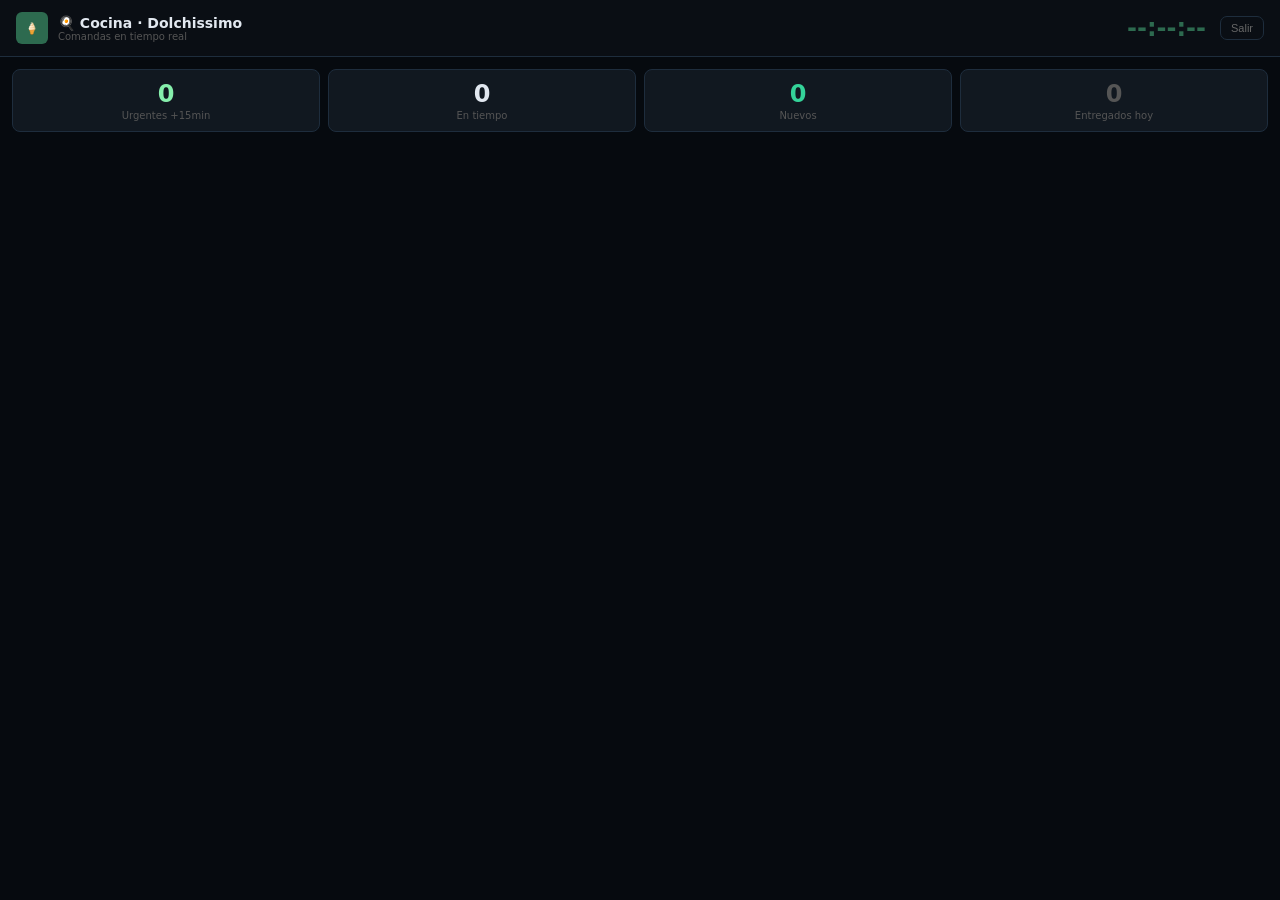
<file: cocina.html>
<!DOCTYPE html>
<html lang="es">
<head>
<meta charset="UTF-8">
<meta name="viewport" content="width=device-width, initial-scale=1.0">
<title>Dolchissimo — Cocina</title>
<style>
*{box-sizing:border-box;margin:0;padding:0;}
body{background:#060a0f;font-family:system-ui,sans-serif;color:#e2e8f0;min-height:100vh;}
.header{background:#0a0e14;border-bottom:1px solid #1e2d3d;padding:12px 16px;display:flex;justify-content:space-between;align-items:center;}
.h-left{display:flex;align-items:center;gap:10px;}
.logo-sq{width:32px;height:32px;background:#2D6A4F;border-radius:6px;display:flex;align-items:center;justify-content:center;font-size:11px;font-weight:900;color:#fff;}
.h-title{font-size:14px;font-weight:700;color:#e2e8f0;}
.h-sub{font-size:10px;color:#555;}
.h-clock{font-size:24px;font-weight:700;color:#2D6A4F;font-variant-numeric:tabular-nums;}.logout-btn{background:transparent;border:0.5px solid #1e2d3d;color:#666;font-size:11px;padding:5px 10px;border-radius:7px;cursor:pointer;}.logout-btn:hover{border-color:#2D6A4F;color:#2D6A4F;}
.stats{display:grid;grid-template-columns:repeat(4,1fr);gap:8px;padding:12px;}
.stat{background:#111820;border:1px solid #1e2d3d;border-radius:8px;padding:10px;text-align:center;}
.stat-val{font-size:24px;font-weight:700;}
.stat-lbl{font-size:10px;color:#555;margin-top:2px;}
.alerta{background:#1a0505;border:1px solid #86efac;border-radius:8px;margin:0 12px 10px;padding:10px 14px;font-size:13px;font-weight:600;color:#86efac;display:none;}
.empty{text-align:center;padding:60px;color:#333;font-size:14px;}
.comandas{display:grid;grid-template-columns:1fr 1fr;gap:10px;padding:0 12px 16px;}
.comanda{border-radius:12px;padding:14px;border:2px solid;}
.c-urgente{background:#1a0505;border-color:#86efac;}
.c-warn{background:#1a1500;border-color:##B7E4C7;}
.c-ok{background:#051a0a;border-color:#34d399;}
.c-top{display:flex;justify-content:space-between;align-items:flex-start;margin-bottom:8px;padding-bottom:8px;border-bottom:1px solid rgba(255,255,255,.08);}
.c-num{font-size:14px;font-weight:700;color:#e2e8f0;}
.c-mesa{font-size:11px;color:#555;margin-top:2px;}

/* TIMER GRANDE */
.c-timer-wrap{text-align:right;}
.c-timer{font-size:28px;font-weight:700;font-variant-numeric:tabular-nums;line-height:1;}
.c-timer-lbl{font-size:10px;color:#555;text-align:right;}
.t-ok{color:#34d399;}.t-warn{color:##B7E4C7;}.t-late{color:#86efac;}

.c-cliente{font-size:12px;color:#555;margin-bottom:8px;}
.c-nota{font-size:12px;color:#fb923c;background:rgba(251,146,60,.1);padding:6px 8px;border-radius:6px;margin-bottom:8px;}
.c-items{margin-bottom:10px;}
.c-item{font-size:14px;color:#94a3b8;padding:5px 0;border-bottom:1px solid rgba(255,255,255,.05);display:flex;align-items:center;gap:8px;}
.c-item:last-child{border-bottom:none;}
.c-qty{font-size:14px;font-weight:700;color:#2D6A4F;min-width:24px;}
.c-actions{display:flex;flex-direction:column;gap:6px;}
.c-btn{width:100%;padding:10px;border-radius:8px;font-size:13px;font-weight:700;border:none;cursor:pointer;transition:opacity .15s;}
.c-btn:hover{opacity:.85;}
.btn-iniciar{background:#1e4060;color:#38bdf8;}
.btn-listo{background:#1D9E75;color:#fff;}
.btn-rechazar{background:#7f1d1d;color:#86efac;border:1px solid #86efac;background:transparent;}

/* MODAL EDITAR */
.modal-overlay{position:fixed;inset:0;background:rgba(0,0,0,.85);z-index:999;display:flex;align-items:center;justify-content:center;padding:20px;}
.modal{background:#1e1e1e;border-radius:14px;width:100%;max-width:320px;padding:20px;border:1px solid #333;}
.modal-title{font-size:15px;font-weight:700;color:#e2e8f0;margin-bottom:14px;}
.modal-select{width:100%;background:#111;border:1px solid #333;border-radius:7px;padding:9px 12px;font-size:13px;color:#e2e8f0;outline:none;margin-bottom:12px;}
.modal-btns{display:flex;gap:8px;}
.modal-ok{flex:1;background:#2D6A4F;color:#fff;font-size:13px;font-weight:700;padding:10px;border-radius:8px;border:none;cursor:pointer;}
.modal-cancel{background:#2a2a2a;color:#888;font-size:13px;padding:10px 14px;border-radius:8px;border:none;cursor:pointer;}
</style>
</head>
<body>

<div class="header">
  <div class="h-left">
    <div class="logo-sq">🍦</div>
    <div><div class="h-title">🍳 Cocina · Dolchissimo</div><div class="h-sub">Comandas en tiempo real</div></div>
  </div>
  <div style="display:flex;align-items:center;gap:14px;"><div class="h-clock" id="clk">--:--:--</div><button class="logout-btn" onclick="cerrarSesion()">Salir</button></div>
</div>

<div class="stats">
  <div class="stat"><div class="stat-val" style="color:#86efac" id="cnt-urgente">0</div><div class="stat-lbl">Urgentes +15min</div></div>
  <div class="stat"><div class="stat-val" style="color:##B7E4C7" id="cnt-warn">0</div><div class="stat-lbl">En tiempo</div></div>
  <div class="stat"><div class="stat-val" style="color:#34d399" id="cnt-ok">0</div><div class="stat-lbl">Nuevos</div></div>
  <div class="stat"><div class="stat-val" style="color:#555" id="cnt-total">0</div><div class="stat-lbl">Entregados hoy</div></div>
</div>

<div class="alerta" id="alerta"></div>
<div class="comandas" id="comandas-grid"></div>

<!-- MODAL EDITAR -->
<div class="modal-overlay" id="modal" style="display:none">
  <div class="modal">
    <div class="modal-title">Cambiar estado · <span id="modal-num"></span></div>
    <select class="modal-select" id="modal-estado">
      <option value="espera">En espera</option>
      <option value="cocina">En cocina / Preparando</option>
      <option value="listo">Listo para entregar</option>
      <option value="cancelado">Rechazar / Cancelar</option>
    </select>
    <div class="modal-btns">
      <button class="modal-cancel" onclick="cerrarModal()">Cancelar</button>
      <button class="modal-ok" onclick="guardarEstado()">Confirmar</button>
    </div>
  </div>
</div>

<script type="module">
import { createClient } from 'https://esm.sh/@supabase/supabase-js@2.49.4'
const supabase = createClient(
  'https://yxrhzqmdxcghrwqkdlow.supabase.co',
    'eyJhbGciOiJIUzI1NiIsInR5cCI6IkpXVCJ9.eyJpc3MiOiJzdXBhYmFzZSIsInJlZiI6Inl4cmh6cW1keGNnaHJ3cWtkbG93Iiwicm9sZSI6ImFub24iLCJpYXQiOjE3ODQ2NDAxNTgsImV4cCI6MjEwMDIxNjE1OH0.oyvZb8vpBrlLQrmX8Ynpv8Yym_xbCBUHto6DsRmcSaM'
)

let pedidos=[], editId=null, totalEntregados=0; window.cerrarSesion=async()=>{await supabase.auth.signOut();window.location.href='login.html'}

setInterval(()=>{
  document.getElementById('clk').textContent=new Date().toLocaleTimeString('es-PE')
},1000)

function segs(t){return Math.floor((Date.now()-new Date(t).getTime())/1000)}
function fmt(s){
  const m=Math.floor(s/60),sc=s%60
  return String(m).padStart(2,'0')+':'+String(sc).padStart(2,'0')
}
function tcls(s){return s>=900?'t-late':s>=480?'t-warn':'t-ok'}
function ccls(s){return s>=900?'c-urgente':s>=480?'c-warn':'c-ok'}

async function cargar(){
  const hoy=new Date().toISOString().split('T')[0]
  const{data}=await supabase.from('pedidos').select('*, pedido_items(*)').in('estado',['espera','cocina']).order('created_at',{ascending:true})
  pedidos=data||[]

  const{count}=await supabase.from('pedidos').select('*',{count:'exact',head:true}).eq('estado','entregado').gte('created_at',hoy+'T00:00:00')
  totalEntregados=count||0

  render()
}

function render(){
  const urgentes=pedidos.filter(p=>segs(p.created_at)>=900).length
  const warn=pedidos.filter(p=>segs(p.created_at)>=480&&segs(p.created_at)<900).length
  const ok=pedidos.filter(p=>segs(p.created_at)<480).length

  document.getElementById('cnt-urgente').textContent=urgentes
  document.getElementById('cnt-warn').textContent=warn
  document.getElementById('cnt-ok').textContent=ok
  document.getElementById('cnt-total').textContent=totalEntregados

  if(urgentes>0){
    const ur=pedidos.find(p=>segs(p.created_at)>=900)
    document.getElementById('alerta').style.display='block'
    document.getElementById('alerta').textContent=`🚨 Pedido #${ur.numero||'—'} de ${ur.mesa||'—'} lleva más de 15 min — ¡PRIORIZAR AHORA!`
  } else {
    document.getElementById('alerta').style.display='none'
  }

  if(pedidos.length===0){
    document.getElementById('comandas-grid').innerHTML='<div class="empty" style="grid-column:1/-1;">✅ Sin comandas pendientes</div>'
    return
  }

  document.getElementById('comandas-grid').innerHTML=pedidos.map(p=>{
    const s=segs(p.created_at)
    const items=p.pedido_items||[]
    return`<div class="comanda ${ccls(s)}">
      <div class="c-top">
        <div>
          <div class="c-num">#${p.numero||'—'}</div>
          <div class="c-mesa">${p.mesa||'—'} · ${p.cliente_nombre||'Cliente'}</div>
          <div style="font-size:11px;margin-top:3px;color:${p.estado==='espera'?'##B7E4C7':'#818cf8'};">${p.estado==='espera'?'⏳ En espera':'🔥 Preparando'}</div>
        </div>
        <div class="c-timer-wrap">
          <div class="c-timer ${tcls(s)}">${fmt(s)}</div>
          <div class="c-timer-lbl">minutos</div>
        </div>
      </div>
      ${p.nota?`<div class="c-nota">📝 ${p.nota}</div>`:''}
      <div class="c-items">
        ${items.map(i=>`<div class="c-item"><span class="c-qty">${i.cantidad}x</span>${i.nombre}${i.categoria?' ('+i.categoria+')':''}</div>`).join('')}
      </div>
      <div class="c-actions">
        ${p.estado==='espera'?`<button class="c-btn btn-iniciar" onclick="avanzar('${p.id}','cocina')">▶ Empezar a preparar</button>`:''}
        ${p.estado==='cocina'?`<button class="c-btn btn-listo" onclick="avanzar('${p.id}','listo')">✓ Marcar como LISTO</button>`:''}
        <button class="c-btn btn-rechazar" onclick="abrirModal('${p.id}','${p.numero||'—'}')">⚙ Cambiar / Rechazar</button>
      </div>
    </div>`
  }).join('')
}

window.avanzar=async(id,estado)=>{
  await supabase.from('pedidos').update({estado}).eq('id',id)
  await cargar()
}

window.abrirModal=(id,num)=>{
  editId=id
  document.getElementById('modal-num').textContent='#'+num
  const p=pedidos.find(x=>x.id===id)
  document.getElementById('modal-estado').value=p?.estado||'cocina'
  document.getElementById('modal').style.display='flex'
}
window.cerrarModal=()=>{document.getElementById('modal').style.display='none';editId=null}
window.guardarEstado=async()=>{
  if(!editId)return
  const estado=document.getElementById('modal-estado').value
  await supabase.from('pedidos').update({estado}).eq('id',editId)
  cerrarModal();await cargar()
}

supabase.channel('cocina-realtime').on('postgres_changes',{event:'*',schema:'public',table:'pedidos'},cargar).subscribe()
setInterval(render,1000)
cargar()
</script>
</body>
</html>
</file>
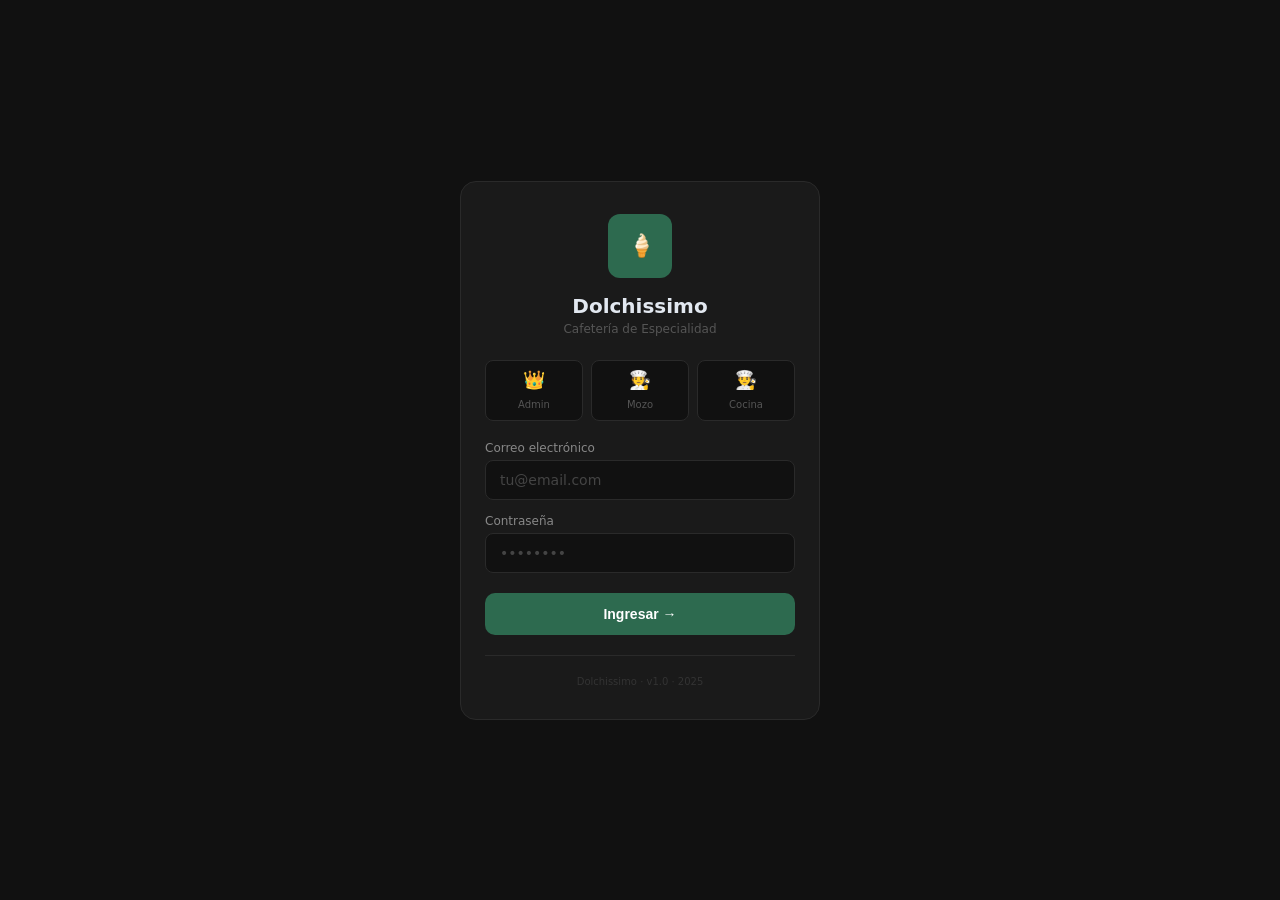
<file: login.html>
<!DOCTYPE html>
<html lang="es">
<head>
<meta charset="UTF-8">
<meta name="viewport" content="width=device-width, initial-scale=1.0">
<title>Dolchissimo — Ingresar</title>
<style>
*{box-sizing:border-box;margin:0;padding:0;}
body{background:#111;font-family:system-ui,sans-serif;min-height:100vh;display:flex;align-items:center;justify-content:center;padding:20px;}
.card{background:#1a1a1a;border:1px solid #2a2a2a;border-radius:16px;padding:32px 24px;width:100%;max-width:360px;}
.logo{width:64px;height:64px;background:#2D6A4F;border-radius:12px;display:flex;align-items:center;justify-content:center;font-size:22px;font-weight:900;color:#fff;letter-spacing:-2px;margin:0 auto 16px;}
h1{font-size:20px;font-weight:700;color:#e2e8f0;text-align:center;margin-bottom:4px;}
.sub{font-size:12px;color:#555;text-align:center;margin-bottom:24px;}
.form-group{margin-bottom:14px;}
.form-label{font-size:12px;color:#888;margin-bottom:5px;display:block;}
.form-input{width:100%;background:#111;border:1px solid #2a2a2a;border-radius:8px;padding:11px 14px;font-size:14px;color:#e2e8f0;outline:none;font-family:inherit;transition:border-color .15s;}
.form-input:focus{border-color:#2D6A4F;}
.form-input::placeholder{color:#444;}
.login-btn{width:100%;background:#2D6A4F;color:#fff;font-size:14px;font-weight:700;padding:13px;border-radius:10px;border:none;cursor:pointer;margin-top:6px;transition:opacity .15s;}
.login-btn:hover{opacity:.88;}
.login-btn:disabled{opacity:.5;cursor:not-allowed;}
.error-box{background:#0a1f17;border:1px solid #1B4332;border-radius:8px;padding:10px 14px;font-size:12px;color:#86efac;margin-bottom:12px;display:none;}
.loading-box{background:#0e2030;border:1px solid #1e4060;border-radius:8px;padding:10px 14px;font-size:12px;color:#38bdf8;margin-bottom:12px;display:none;text-align:center;}
.role-info{display:flex;gap:8px;margin-bottom:20px;flex-wrap:wrap;}
.role-chip{flex:1;background:#111;border:0.5px solid #2a2a2a;border-radius:8px;padding:8px;text-align:center;min-width:80px;}
.role-icon{font-size:18px;display:block;margin-bottom:3px;}
.role-name{font-size:10px;color:#555;}
.divider{border:none;border-top:0.5px solid #2a2a2a;margin:20px 0;}
.version{font-size:10px;color:#333;text-align:center;margin-top:16px;}
</style>
</head>
<body>
<div class="card">
  <div class="logo">🍦</div>
  <h1>Dolchissimo</h1>
  <div class="sub">Cafetería de Especialidad</div>

  <div class="role-info">
    <div class="role-chip"><span class="role-icon">👑</span><span class="role-name">Admin</span></div>
    <div class="role-chip"><span class="role-icon">🧑‍🍳</span><span class="role-name">Mozo</span></div>
    <div class="role-chip"><span class="role-icon">👨‍🍳</span><span class="role-name">Cocina</span></div>
  </div>

  <div class="error-box" id="error-box"></div>
  <div class="loading-box" id="loading-box">Verificando credenciales...</div>

  <div class="form-group">
    <label class="form-label">Correo electrónico</label>
    <input class="form-input" type="email" id="email" placeholder="tu@email.com" autocomplete="email">
  </div>
  <div class="form-group">
    <label class="form-label">Contraseña</label>
    <input class="form-input" type="password" id="password" placeholder="••••••••" autocomplete="current-password">
  </div>
  <button class="login-btn" id="login-btn" onclick="doLogin()">Ingresar →</button>

  <div class="divider"></div>
  <div class="version">Dolchissimo · v1.0 · 2025</div>
</div>

<script type="module">
import { createClient } from 'https://esm.sh/@supabase/supabase-js@2.49.4'

const supabase = createClient(
  'https://yxrhzqmdxcghrwqkdlow.supabase.co',
    'eyJhbGciOiJIUzI1NiIsInR5cCI6IkpXVCJ9.eyJpc3MiOiJzdXBhYmFzZSIsInJlZiI6Inl4cmh6cW1keGNnaHJ3cWtkbG93Iiwicm9sZSI6ImFub24iLCJpYXQiOjE3ODQ2NDAxNTgsImV4cCI6MjEwMDIxNjE1OH0.oyvZb8vpBrlLQrmX8Ynpv8Yym_xbCBUHto6DsRmcSaM',
)

// Si ya hay sesión activa, redirigir directo
async function checkSession() {
  const { data: { session } } = await supabase.auth.getSession()
  if (session) {
    await redirigirPorRol(session.user.email)
  }
}

window.doLogin = async function() {
  const email    = document.getElementById('email').value.trim()
  const password = document.getElementById('password').value
  const btn      = document.getElementById('login-btn')
  const errorBox = document.getElementById('error-box')
  const loadBox  = document.getElementById('loading-box')

  // Validar campos
  if (!email || !password) {
    mostrarError('Ingresa tu correo y contraseña.')
    return
  }

  // Mostrar cargando
  btn.disabled = true
  errorBox.style.display = 'none'
  loadBox.style.display = 'block'

  try {
    // Login con Supabase Auth
    const { data, error } = await supabase.auth.signInWithPassword({ email, password })

    if (error) {
      mostrarError('Correo o contraseña incorrectos. Intenta de nuevo.')
      return
    }

    // Buscar rol del usuario
    await redirigirPorRol(email)

  } catch(e) {
    mostrarError('Error de conexión. Verifica tu internet.')
  } finally {
    btn.disabled = false
    loadBox.style.display = 'none'
  }
}

async function redirigirPorRol(email) {
  const { data, error } = await supabase
    .from('usuarios')
    .select('rol, nombre, activo')
    .eq('email', email)
    .single()

  if (error || !data) {
    mostrarError('Usuario no encontrado en el sistema.')
    await supabase.auth.signOut()
    return
  }

  if (!data.activo) {
    mostrarError('Tu cuenta está desactivada. Contacta al administrador.')
    await supabase.auth.signOut()
    return
  }

  // Redirigir según rol
  const rutas = {
    admin:  'admin.html',
    mozo:   'mozo.html',
    cocina: 'cocina.html'
  }

  const destino = rutas[data.rol]
  if (destino) {
    window.location.href = destino
  } else {
    mostrarError('Rol no reconocido. Contacta al administrador.')
  }
}

function mostrarError(msg) {
  const box = document.getElementById('error-box')
  box.textContent = msg
  box.style.display = 'block'
  document.getElementById('loading-box').style.display = 'none'
  document.getElementById('login-btn').disabled = false
}

// Enter para hacer login
document.addEventListener('keydown', e => {
  if (e.key === 'Enter') window.doLogin()
})

// Verificar sesión al cargar
checkSession()
</script>
</body>
</html>
</file>
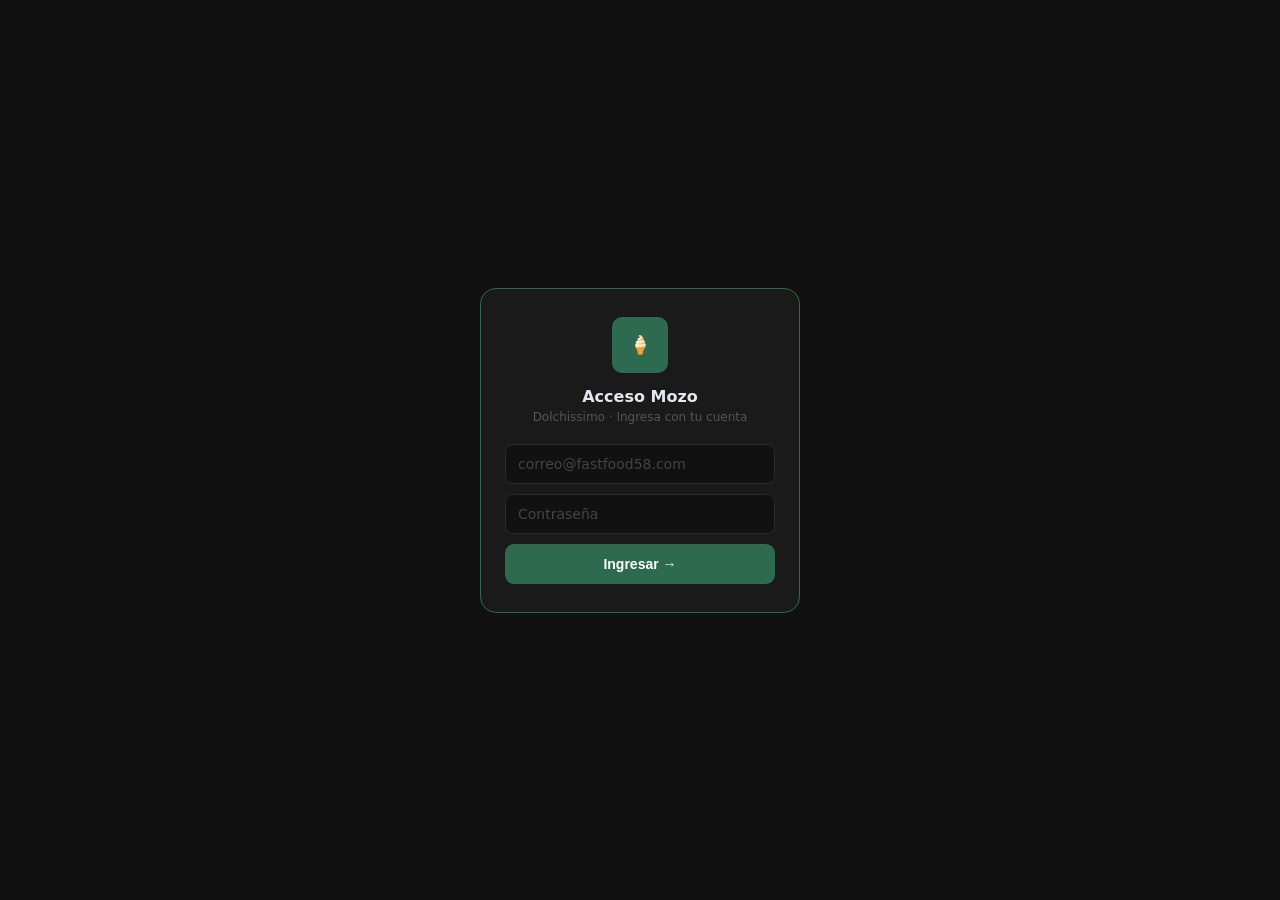
<file: mozo.html>
<!DOCTYPE html>
<html lang="es">
<head>
<meta charset="UTF-8">
<meta name="viewport" content="width=device-width, initial-scale=1.0">
<title>Dolchissimo — Mozo</title>
<style>
*{box-sizing:border-box;margin:0;padding:0;}
body{background:#111;font-family:system-ui,sans-serif;color:#e2e8f0;min-height:100vh;}
.header{background:#2D6A4F;padding:12px 16px;display:flex;justify-content:space-between;align-items:center;}
.logo-sq{width:32px;height:32px;background:#fff;border-radius:6px;display:flex;align-items:center;justify-content:center;font-size:11px;font-weight:900;color:#2D6A4F;}
.header-name{font-size:14px;font-weight:700;color:#fff;}
.header-sub{font-size:10px;color:rgba(255,255,255,.7);}
.logout-btn{background:rgba(255,255,255,.2);border:0.5px solid rgba(255,255,255,.3);color:#fff;font-size:11px;padding:5px 10px;border-radius:7px;cursor:pointer;}
.tabs{display:flex;background:#1a1a1a;border-bottom:1px solid #2a2a2a;overflow-x:auto;}
.tab{padding:12px 16px;font-size:12px;font-weight:500;color:#666;cursor:pointer;white-space:nowrap;border-bottom:2px solid transparent;}
.tab:hover{color:#ccc;}
.tab.active{color:#2D6A4F;border-bottom-color:#2D6A4F;}
.view{display:none;padding:14px;}.view.active{display:block;}
.card{background:#1a1a1a;border:1px solid #2a2a2a;border-radius:10px;padding:14px;margin-bottom:10px;}
.card-title{font-size:12px;font-weight:600;color:#888;margin-bottom:12px;}
.pedido-row{display:flex;align-items:flex-start;gap:8px;padding:10px 0;border-bottom:1px solid #222;flex-wrap:wrap;}
.pedido-row:last-child{border-bottom:none;}
.ped-num{font-size:12px;font-weight:700;color:#2D6A4F;min-width:40px;}
.ped-info{flex:1;min-width:120px;}
.ped-nombre{font-size:12px;color:#e2e8f0;font-weight:500;}
.ped-items{font-size:11px;color:#555;margin-top:2px;}
.ped-nota{font-size:11px;color:#fb923c;margin-top:2px;}
.ped-total{font-size:12px;font-weight:600;color:##B7E4C7;}
.s-pill{font-size:10px;padding:2px 8px;border-radius:8px;}
.s-espera{background:#1a1a00;color:##B7E4C7;border:0.5px solid #666600;}
.s-cocina{background:#1a1a2e;color:#818cf8;border:0.5px solid #312e81;}
.s-listo{background:#0a2e1e;color:#34d399;border:0.5px solid #064e35;}
.s-entregado{background:#1e1e1e;color:#555;border:0.5px solid #333;}
.s-cancelado{background:#0a1f17;color:#86efac;border:0.5px solid #1B4332;}
.btn-row{display:flex;gap:4px;flex-wrap:wrap;margin-top:6px;}
.act-btn{font-size:11px;padding:4px 10px;border-radius:6px;border:0.5px solid;cursor:pointer;background:transparent;}
.btn-entregar{color:#34d399;border-color:#34d399;}
.btn-editar{color:#38bdf8;border-color:#38bdf8;}
.btn-eliminar{color:#86efac;border-color:#86efac;}

/* MENÚ */
.cats{display:flex;overflow-x:auto;gap:0;background:#1a1a1a;border-bottom:1px solid #2a2a2a;margin:-14px -14px 14px;}
.cat{padding:10px 14px;font-size:12px;font-weight:500;color:#666;cursor:pointer;white-space:nowrap;border-bottom:2px solid transparent;}
.cat.active{color:#2D6A4F;border-bottom-color:#2D6A4F;}
.search-wrap{margin-bottom:12px;}
.search-inp{width:100%;background:#1a1a1a;border:1px solid #2a2a2a;border-radius:8px;padding:9px 12px;font-size:13px;color:#e2e8f0;outline:none;}
.search-inp::placeholder{color:#444;}
.search-inp:focus{border-color:#2D6A4F;}
.item{display:flex;align-items:center;gap:10px;background:#1a1a1a;border:1px solid #2a2a2a;border-radius:10px;padding:10px;margin-bottom:7px;}
.item.added{border-color:#2D6A4F;}
.item-icon{width:44px;height:44px;background:#111;border-radius:8px;display:flex;align-items:center;justify-content:center;font-size:20px;flex-shrink:0;}
.item-name{font-size:13px;font-weight:600;color:#e2e8f0;margin-bottom:2px;}
.item-desc{font-size:11px;color:#555;}
.item-price{font-size:14px;font-weight:700;color:##B7E4C7;}
.add-btn{font-size:11px;padding:5px 12px;border-radius:16px;border:1px solid;cursor:pointer;background:transparent;}
.add-idle{color:#2D6A4F;border-color:#2D6A4F;}
.add-done{color:#34d399;border-color:#34d399;background:#0a2e1e;}
.cart-bar{position:fixed;bottom:14px;left:14px;right:14px;background:#2D6A4F;border-radius:12px;padding:12px 16px;display:flex;justify-content:space-between;align-items:center;cursor:pointer;z-index:100;box-shadow:0 4px 20px rgba(204,0,0,.4);}
.cart-info{font-size:13px;color:#fff;font-weight:700;}
.cart-sub{font-size:11px;color:rgba(255,255,255,.8);}
.cart-action{background:#fff;color:#2D6A4F;font-size:12px;font-weight:700;padding:6px 14px;border-radius:8px;}

/* MODAL GENERAL */
.modal-overlay{position:fixed;inset:0;background:rgba(0,0,0,.85);z-index:999;display:flex;align-items:flex-end;}
.modal{background:#1e1e1e;border-radius:16px 16px 0 0;width:100%;padding:20px;max-height:90vh;overflow-y:auto;}
.modal-title{font-size:15px;font-weight:700;color:#e2e8f0;margin-bottom:14px;}
.mi-row{display:flex;align-items:center;gap:8px;padding:8px 0;border-bottom:1px solid #2a2a2a;}
.mi-row:last-of-type{border-bottom:none;}
.mi-name{font-size:12px;color:#94a3b8;flex:1;}
.mi-btn{width:24px;height:24px;border-radius:5px;background:#2a2a2a;border:1px solid #333;color:#e2e8f0;cursor:pointer;font-size:14px;}
.mi-qty{font-size:13px;font-weight:600;min-width:18px;text-align:center;color:#e2e8f0;}
.mi-price{font-size:12px;font-weight:600;color:##B7E4C7;min-width:44px;text-align:right;}
.total-row{display:flex;justify-content:space-between;font-size:15px;font-weight:700;padding:12px 0;border-top:1px solid #333;margin:8px 0;}
.form-inp{width:100%;background:#111;border:1px solid #2a2a2a;border-radius:8px;padding:10px 12px;font-size:13px;color:#e2e8f0;outline:none;margin-bottom:10px;font-family:inherit;}
.form-inp::placeholder{color:#444;}
.confirm-btn{width:100%;background:#2D6A4F;color:#fff;font-size:14px;font-weight:700;padding:13px;border-radius:10px;border:none;cursor:pointer;margin-bottom:8px;}
.cancel-btn{width:100%;background:#2a2a2a;color:#888;font-size:13px;padding:11px;border-radius:10px;border:none;cursor:pointer;}
.loading-txt{text-align:center;padding:30px;color:#555;font-size:13px;}

/* MODAL EDITAR PEDIDO ESPECIFICO */
.modal-select{width:100%;background:#111;border:1px solid #333;border-radius:7px;padding:9px 12px;font-size:13px;color:#e2e8f0;outline:none;margin-bottom:12px;}
.modal-btns{display:flex;gap:8px;margin-top:15px;}
.modal-ok{flex:1;background:#2D6A4F;color:#fff;font-size:13px;font-weight:700;padding:10px;border-radius:8px;border:none;cursor:pointer;}
.modal-cancel-btn{background:#2a2a2a;color:#888;font-size:13px;padding:10px 14px;border-radius:8px;border:none;cursor:pointer;}
#edit-items-list { background: #1a1a1a; border-radius: 8px; border: 1px solid #2a2a2a; margin-bottom:10px;}
.btn-add-more{width:100%; background:#2a2a2a; color:#38bdf8; border:1px dashed #38bdf8; padding:8px; border-radius:8px; font-size:11px; cursor:pointer; margin-bottom:15px;}

/* BUSCADOR DENTRO DE MODAL */
#edit-search-results{max-height:200px; overflow-y:auto; background:#111; border-radius:8px; border:1px solid #333; margin-top:5px; display:none;}
.search-item-mini{padding:8px 12px; border-bottom:1px solid #222; display:flex; justify-content:space-between; align-items:center; font-size:12px; cursor:pointer;}
.search-item-mini:hover{background:#1a1a1a;}

/* AUTH GUARD */
.auth-guard{position:fixed;inset:0;background:#111;z-index:9999;display:flex;align-items:center;justify-content:center;padding:20px;}
.auth-card{background:#1a1a1a;border:1px solid #2D6A4F;border-radius:16px;padding:28px 24px;width:100%;max-width:320px;}
.auth-logo{width:56px;height:56px;background:#2D6A4F;border-radius:10px;display:flex;align-items:center;justify-content:center;font-size:18px;font-weight:900;color:#fff;margin:0 auto 14px;}
.auth-title{font-size:16px;font-weight:700;color:#e2e8f0;text-align:center;margin-bottom:4px;}
.auth-sub{font-size:12px;color:#555;text-align:center;margin-bottom:20px;}
.auth-inp{width:100%;background:#111;border:1px solid #2a2a2a;border-radius:8px;padding:11px 12px;font-size:14px;color:#e2e8f0;outline:none;margin-bottom:10px;font-family:inherit;}
.auth-inp:focus{border-color:#2D6A4F;}
.auth-inp::placeholder{color:#444;}
.auth-btn{width:100%;background:#2D6A4F;color:#fff;font-size:14px;font-weight:700;padding:12px;border-radius:9px;border:none;cursor:pointer;}
.auth-btn:hover{opacity:.88;}
.auth-err{background:#0a1f17;border:1px solid #1B4332;border-radius:7px;padding:8px 12px;font-size:12px;color:#86efac;margin-bottom:10px;display:none;}
</style>
</head>
<body>

<!-- AUTH GUARD -->
<div class="auth-guard" id="auth-guard">
  <div class="auth-card">
    <div class="auth-logo">🍦</div>
    <div class="auth-title">Acceso Mozo</div>
    <div class="auth-sub">Dolchissimo · Ingresa con tu cuenta</div>
    <div class="auth-err" id="auth-err"></div>
    <input class="auth-inp" type="email" id="auth-email" placeholder="correo@fastfood58.com">
    <input class="auth-inp" type="password" id="auth-pass" placeholder="Contraseña">
    <button class="auth-btn" onclick="doLogin()">Ingresar →</button>
  </div>
</div>

<!-- APP -->
<div id="app" style="display:none;">
<div class="header">
  <div style="display:flex;align-items:center;gap:10px;">
    <div class="logo-sq">🍦</div>
    <div><div class="header-name">DOLCHISSIMO</div><div class="header-sub" id="mozo-sub">Mozo</div></div>
  </div>
  <button class="logout-btn" onclick="cerrarSesion()">Salir</button>
</div>

<div class="tabs">
  <div class="tab active" onclick="setTab('pedidos',this)">📋 Mis Pedidos</div>
  <div class="tab" onclick="setTab('menu',this)">🍽️ Tomar Pedido</div>
  <div class="tab" onclick="setTab('historial',this)">🕓 Historial</div>
</div>

<div class="view active" id="v-pedidos">
  <div class="card">
    <div class="card-title">PEDIDOS ACTIVOS <span style="font-size:10px;color:#34d399;background:#0a2e1e;padding:2px 8px;border-radius:8px;border:0.5px solid #064e35;">Live ⚡</span></div>
    <div id="pedidos-list"><div class="loading-txt">Cargando...</div></div>
  </div>
</div>

<div class="view" id="v-menu">
  <div class="cats" id="cats-bar"><div class="cat active" onclick="setCat('Todo',this)">Todo</div></div>
  <div class="search-wrap"><input class="search-inp" type="text" placeholder="Buscar plato..." id="srch" oninput="renderMenu()"></div>
  <div id="items-list" style="padding-bottom:80px;"></div>
  <div class="cart-bar" id="cart-bar" style="display:none" onclick="abrirCarrito()">
    <div><div class="cart-info" id="cbar-info">0 platos</div><div class="cart-sub" id="cbar-sub">S/ 0.00</div></div>
    <div class="cart-action">Confirmar pedido ↗</div>
  </div>
</div>

<div class="view" id="v-historial">
  <div class="card">
    <div class="card-title">MI HISTORIAL</div>
    <div id="historial-list"><div class="loading-txt">Cargando...</div></div>
  </div>
</div>

<div class="modal-overlay" id="modal-carrito" style="display:none">
  <div class="modal" id="modal-carrito-body"></div>
</div>

<div class="modal-overlay" id="modal-editar" style="display:none">
  <div class="modal">
    <div class="modal-title">Editar pedido <span id="edit-num"></span></div>
    
    <label style="font-size:11px;color:#888;margin-bottom:4px;display:block;">Platos actuales</label>
    <div id="edit-items-list"></div>

    <button class="btn-add-more" onclick="toggleEditSearch()">+ Añadir producto del menú</button>
    <div id="edit-search-box" style="display:none; margin-bottom:15px;">
        <input type="text" class="form-inp" id="edit-search-inp" placeholder="Buscar en la carta..." oninput="searchInMenu(this.value)">
        <div id="edit-search-results"></div>
    </div>

    <label style="font-size:11px;color:#888;margin-bottom:4px;display:block;">Cambiar estado</label>
    <select class="modal-select" id="edit-estado" onchange="toggleEditPago()">
      <option value="espera">En espera</option>
      <option value="cocina">En cocina</option>
      <option value="listo">Listo</option>
      <option value="entregado">Entregado</option>
      <option value="cancelado">Cancelado</option>
    </select>
    <div id="edit-pago-row" style="display:none;">
      <label style="font-size:11px;color:#888;margin-bottom:4px;display:block;margin-top:10px;">Tipo de pago *</label>
      <select class="modal-select" id="edit-pago">
        <option value="">Sin especificar</option>
        <option value="efectivo">Efectivo</option>
        <option value="tarjeta">Tarjeta de credito</option>
        <option value="yape">Yape</option>
      </select>
    </div>
    
    <label style="font-size:11px;color:#888;margin-bottom:4px;display:block;">Nota</label>
    <input class="form-inp" type="text" id="edit-nota" placeholder="Nota...">
    
    <div class="modal-btns">
      <button class="modal-cancel-btn" onclick="cerrarEditarModal()">Cancelar</button>
      <button class="modal-ok" onclick="guardarEdicion()">Guardar Cambios</button>
    </div>
  </div>
</div>

</div>

<script type="module">
import { createClient } from 'https://esm.sh/@supabase/supabase-js@2.50.0'
const supabase = createClient(
  'https://yxrhzqmdxcghrwqkdlow.supabase.co',
    'sb_publishable_srm-dYAiBn_08o76OaPtVg_6Vvyb3eJ'
)

let pedidos=[], menuItems=[], cart={}, catActiva='Todo', editId=null, itemsEnEdicion = [], historialPedidos = []

// ── AUTH GUARD ──────────────────────────────
async function init(){
  const{data:{session}}=await supabase.auth.getSession()
  if(session) await verificarRol(session.user.email)
}

async function verificarRol(email){
  const{data:u}=await supabase.from('usuarios').select('rol,nombre,activo').eq('email',email).single()
  if(!u||!u.activo){await supabase.auth.signOut();return}
  if(u.rol==='admin'){window.location.href='admin.html';return}
  if(u.rol==='cocina'){window.location.href='cocina.html';return}
  document.getElementById('auth-guard').style.display='none'
  document.getElementById('app').style.display='block'
  document.getElementById('mozo-sub').textContent='Mozo: '+u.nombre
  localStorage.setItem('ff58_rol',u.rol)
  localStorage.setItem('ff58_nombre',u.nombre)
  iniciarApp()
}

window.doLogin=async()=>{
  const email=document.getElementById('auth-email').value.trim()
  const pass=document.getElementById('auth-pass').value.trim()
  const err=document.getElementById('auth-err')
  if(!email||!pass){err.textContent='Completa todos los campos.';err.style.display='block';return}
  err.style.display='none'
  const{error}=await supabase.auth.signInWithPassword({email,password:pass})
  if(error){err.textContent='Correo o contraseña incorrectos.';err.style.display='block';return}
  await verificarRol(email)
}

document.addEventListener('keydown',e=>{if(e.key==='Enter'&&document.getElementById('auth-guard').style.display!=='none')window.doLogin()})

function iniciarApp(){

async function cargarPedidos(){
  const{data}=await supabase.from('pedidos').select('*, pedido_items(*)').neq('estado','entregado').neq('estado','cancelado').order('created_at',{ascending:false})
  pedidos=data||[]
  renderPedidos()
}

async function cargarMenu(){
  const{data}=await supabase.from('menu_items').select('*').eq('disponible',true).order('categoria')
  menuItems=data||[]
  const cats=['Todo',...new Set(data.map(p=>p.categoria))]
  document.getElementById('cats-bar').innerHTML=cats.map(c=>`<div class="cat${catActiva===c?' active':''}" onclick="setCat('${c}',this)">${c}</div>`).join('')
  renderMenu()
}

function renderPedidos(){
  if(pedidos.length===0){document.getElementById('pedidos-list').innerHTML='<div class="loading-txt">Sin pedidos activos 🎉</div>';return}
  const sL={espera:'En espera',cocina:'En cocina',listo:'¡LISTO!'}
  const sC={espera:'s-espera',cocina:'s-cocina',listo:'s-listo'}
  document.getElementById('pedidos-list').innerHTML=pedidos.map(p=>`
    <div class="pedido-row">
      <span class="ped-num">#${p.numero||'—'}</span>
      <div class="ped-info">
        <div class="ped-nombre">${p.cliente_nombre||'Cliente'} · ${p.mesa||'—'}</div>
        <div class="ped-items">${(p.pedido_items||[]).map(i=>`${i.cantidad}x ${i.nombre}${i.categoria?' ('+i.categoria+')':''}`).join(', ')}</div>
        ${p.nota?`<div class="ped-nota">📝 ${p.nota}</div>`:''}
      </div>
      <div style="display:flex;flex-direction:column;align-items:flex-end;gap:6px;">
        <span class="ped-total">S/${parseFloat(p.total||0).toFixed(2)}</span>
        <span class="s-pill ${sC[p.estado]||'s-espera'}">${sL[p.estado]||p.estado}</span>
        <div class="btn-row">
          ${p.estado==='listo'?`<button class="act-btn btn-entregar" onclick="entregar('${p.id}')">✓ Entregar</button>`:''}
                        <button class="act-btn btn-editar" onclick="imprimirTicket('${p.id}')">🖨 Imprimir</button>
          <button class="act-btn btn-editar" onclick="abrirEditarModal('${p.id}')">Editar</button>
          <button class="act-btn btn-eliminar" onclick="eliminar('${p.id}')">Eliminar</button>
        </div>
      </div>
    </div>`).join('')
}

// FUNCIONES DEL MENÚ (TOMAR PEDIDO NUEVO)
window.setCat=(c,el)=>{
  catActiva=c
  document.querySelectorAll('.cat').forEach(b=>b.classList.remove('active'))
  if(el)el.classList.add('active')
  renderMenu()
}

window.renderMenu=()=>{
  const q=document.getElementById('srch').value.toLowerCase()
  const filtered=menuItems.filter(p=>{
    const catOk=catActiva==='Todo'||p.categoria===catActiva
    const qOk=!q||p.nombre.toLowerCase().includes(q)
    return catOk&&qOk
  })
  document.getElementById('items-list').innerHTML=filtered.map(p=>`
    <div class="item${cart[p.id]?' added':''}">
      <div class="item-icon">${p.emoji||'🍽️'}</div>
      <div style="flex:1;">
        <div class="item-name">${p.nombre}</div>
        ${p.descripcion?`<div class="item-desc">${p.descripcion}</div>`:''}
        <div style="display:flex;justify-content:space-between;align-items:center;margin-top:6px;">
          <span class="item-price">S/${parseFloat(p.precio).toFixed(2)}</span>
          <button class="add-btn ${cart[p.id]?'add-done':'add-idle'}" onclick="addItem('${p.id}')">${cart[p.id]?'✓ '+cart[p.id]+'x':'+ Agregar'}</button>
        </div>
      </div>
    </div>`).join('')
  updateCartBar()
}

window.addItem=(id)=>{cart[id]=(cart[id]||0)+1;window.renderMenu()}
function subtotal(){return Object.entries(cart).reduce((s,[id,q])=>{const p=menuItems.find(m=>m.id==id);return s+(p?parseFloat(p.precio)*q:0)},0)}
function totalItems(){return Object.values(cart).reduce((s,q)=>s+q,0)}
function updateCartBar(){
  const t=totalItems(),s=subtotal(),bar=document.getElementById('cart-bar')
  if(t>0){bar.style.display='flex';document.getElementById('cbar-info').textContent=t+' platos';document.getElementById('cbar-sub').textContent='S/ '+s.toFixed(2)}
  else bar.style.display='none'
}

window.abrirCarrito=()=>{
  const items=Object.entries(cart).filter(([,q])=>q>0).map(([id,q])=>({...menuItems.find(m=>m.id==id),qty:q}))
  document.getElementById('modal-carrito').style.display='flex'
  document.getElementById('modal-carrito-body').innerHTML=`
    <div class="modal-title">Confirmar pedido</div>
    ${items.map(it=>`<div class="mi-row">
      <span class="mi-name">${it.emoji||'🍽️'} ${it.nombre}</span>
      <button class="mi-btn" onclick="cambiarQty('${it.id}',-1)">−</button>
      <span class="mi-qty">${it.qty}</span>
      <button class="mi-btn" onclick="cambiarQty('${it.id}',1)">+</button>
      <span class="mi-price">S/${(parseFloat(it.precio)*it.qty).toFixed(2)}</span>
    </div>`).join('')}
    <div class="total-row"><span>Total</span><span style="color:##B7E4C7">S/ ${subtotal().toFixed(2)}</span></div>
    <input class="form-inp" type="text" id="m-nombre" placeholder="Nombre del cliente">
    <select class="form-inp" id="m-mesa"><option value="">Selecciona mesa</option><option value="Mesa 1">Mesa 1</option><option value="Mesa 2">Mesa 2</option><option value="Mesa 3">Mesa 3</option><option value="Mesa 4">Mesa 4</option><option value="Para llevar">Para llevar</option><option value="Delivery">Delivery</option></select>
    <input class="form-inp" type="text" id="m-nota" placeholder="Nota para cocina"><select class="form-inp" id="m-pago"><option value="">Método de pago</option><option value="efectivo">Efectivo</option><option value="tarjeta">Tarjeta de crédito</option><option value="yape">Yape</option></select>
    <button class="confirm-btn" onclick="confirmarPedido()">Enviar a cocina ✓</button>
    <button class="cancel-btn" onclick="document.getElementById('modal-carrito').style.display='none'">Cancelar</button>`
}

window.cambiarQty=(id,d)=>{
  cart[id]=Math.max(0,(cart[id]||0)+d)
  if(cart[id]===0)delete cart[id]
  if(totalItems()===0){document.getElementById('modal-carrito').style.display='none';window.renderMenu();return}
  window.abrirCarrito()
}

window.confirmarPedido=async()=>{
  const nombre=document.getElementById('m-nombre').value||'Cliente'
  const mesa=document.getElementById('m-mesa').value||'S/M'
  const nota=document.getElementById('m-nota').value||''
  const items=Object.entries(cart).filter(([,q])=>q>0).map(([id,q])=>({...menuItems.find(m=>m.id==id),qty:q}))
  const total=subtotal()
  const metodoPago=document.getElementById('m-pago').value||''; const atendidoPor=localStorage.getItem('ff58_nombre')||''; const{data:pedido}=await supabase.from('pedidos').insert([{cliente_nombre:nombre,mesa,estado:'espera',total,nota,metodo_pago:metodoPago||null,atendido_por:atendidoPor}]).select().single()
  if(pedido){
       await supabase.from('pedido_items').insert(items.map(it=>({pedido_id:pedido.id,menu_item_id:parseInt(it.id),nombre:it.nombre,categoria:it.categoria,cantidad:it.qty,precio_unit:parseFloat(it.precio)})))
  }
  cart={}
  document.getElementById('modal-carrito').style.display='none'
  window.renderMenu()
  setTab('pedidos',document.querySelectorAll('.tab')[0])
  await cargarPedidos()
}

// LÓGICA DE EDICIÓN DE PEDIDOS EXISTENTES
window.abrirEditarModal=(id)=>{
  editId=id
  const p=pedidos.find(x=>String(x.id)===String(id))
  itemsEnEdicion = [...(p.pedido_items || [])]
  
  document.getElementById('edit-num').textContent='#'+(p?.numero||'—')
  document.getElementById('edit-estado').value=p?.estado||'espera'
  document.getElementById('edit-pago').value=p?.metodo_pago||''
  toggleEditPago()
  document.getElementById('edit-nota').value=p?.nota||''
  
  // Reset de buscador interno
  document.getElementById('edit-search-box').style.display = 'none';
  document.getElementById('edit-search-inp').value = '';
  document.getElementById('edit-search-results').style.display = 'none';

  renderItemsEdicion()
  document.getElementById('modal-editar').style.display='flex'
}

window.toggleEditPago=()=>{
  const v=document.getElementById('edit-estado').value
  document.getElementById('edit-pago-row').style.display=(v==='listo'||v==='entregado')?'block':'none'
}

function renderItemsEdicion() {
  const container = document.getElementById('edit-items-list');
  if (itemsEnEdicion.length === 0) {
    container.innerHTML = '<div class="loading-txt">No hay platos</div>';
    return;
  }
  container.innerHTML = itemsEnEdicion.map((it, idx) => `
    <div class="mi-row" style="padding: 10px 14px;">
      <div style="flex:1"><span class="mi-name" style="font-size:11px;">${it.nombre}</span><br><span style="font-size:10px;color:#8B7E4C;">S/${(it.cantidad*(it.precio_unit||0)).toFixed(2)}${(it.descuento_pct||0)>0?(' -> S/'+((it.cantidad*(it.precio_unit||0))*(1-(it.descuento_pct||0)/100)).toFixed(2)+' (-'+(it.descuento_pct||0)+'%)'):''}</span></div>
      <div style="display:flex;align-items:center;gap:6px;">
        <button class="mi-btn" onclick="cambiarQtyEdicion(${idx}, -1)">−</button>
        <span class="mi-qty">${it.cantidad}</span>
        <button class="mi-btn" onclick="cambiarQtyEdicion(${idx}, 1)">+</button><input type="number" min="0" max="100" value="${it.descuento_pct||0}" onchange="setDescuentoEdicion(${idx}, this.value)" style="width:42px;margin-left:6px;background:#1a1a1a;border:1px solid #333;color:#e2e8f0;border-radius:6px;padding:4px;font-size:11px;text-align:center;" title="Descuento %">%
      </div>
    </div>`).join('')
}

window.setDescuentoEdicion = (idx, val) => { itemsEnEdicion[idx].descuento_pct = Math.max(0, Math.min(100, parseFloat(val)||0)); renderItemsEdicion(); }; window.cambiarQtyEdicion = (idx, delta) => {
  itemsEnEdicion[idx].cantidad += delta;
  if (itemsEnEdicion[idx].cantidad <= 0) itemsEnEdicion.splice(idx, 1);
  renderItemsEdicion();
}

// BUSCADOR PARA AGREGAR PRODUCTOS NUEVOS A LA EDICIÓN
window.toggleEditSearch = () => {
    const box = document.getElementById('edit-search-box');
    box.style.display = (box.style.display === 'none') ? 'block' : 'none';
}

window.searchInMenu = (val) => {
    const resDiv = document.getElementById('edit-search-results');
    if(!val) { resDiv.style.display = 'none'; return; }
    
    const filtered = menuItems.filter(m => m.nombre.toLowerCase().includes(val.toLowerCase()));
    if(filtered.length > 0) {
        resDiv.style.display = 'block';
        resDiv.innerHTML = filtered.map(m => `
            <div class="search-item-mini" onclick="addNewItemToEdit('${m.id}')">
                <span>${m.nombre}</span>
                <span style="color:##B7E4C7">S/${parseFloat(m.precio).toFixed(2)} +</span>
            </div>
        `).join('');
    } else {
        resDiv.innerHTML = '<div class="loading-txt">No encontrado</div>';
    }
}

window.addNewItemToEdit = (menuId) => {
    const plato = menuItems.find(m => String(m.id) === String(menuId));
    // Verificar si ya está en la lista de edición
    const existe = itemsEnEdicion.find(it => String(it.menu_item_id) === String(menuId));
    if(existe) {
        existe.cantidad += 1;
    } else {
        itemsEnEdicion.push({
            pedido_id: editId,
            menu_item_id: plato.id,
            nombre: plato.nombre, categoria: plato.categoria,
            cantidad: 1,
            precio_unit: parseFloat(plato.precio), descuento_pct: 0
        });
    }
    renderItemsEdicion();
    document.getElementById('edit-search-results').style.display = 'none';
    document.getElementById('edit-search-inp').value = '';
}

window.cerrarEditarModal=()=>{document.getElementById('modal-editar').style.display='none';editId=null}

window.guardarEdicion=async()=>{
  if(!editId) return
  const estadoVal=document.getElementById('edit-estado').value
  const pagoVal=document.getElementById('edit-pago').value
  if((estadoVal==='listo'||estadoVal==='entregado')&&!pagoVal){alert('Debes seleccionar un tipo de pago antes de guardar.');return}
  const nuevoTotal = itemsEnEdicion.reduce((s, it) => s + (it.cantidad * (it.precio_unit || 0) * (1 - (it.descuento_pct||0)/100)), 0);

  try {
      await supabase.from('pedidos').update({
        estado: estadoVal,
        nota: document.getElementById('edit-nota').value,
        total: nuevoTotal,
        metodo_pago: pagoVal||null
      }).eq('id', editId);

      await supabase.from('pedido_items').delete().eq('pedido_id', editId);
      
      if (itemsEnEdicion.length > 0) {
        await supabase.from('pedido_items').insert(itemsEnEdicion.map(it => ({
          pedido_id: editId,
          menu_item_id: it.menu_item_id, categoria: it.categoria,
          nombre: it.nombre,
          cantidad: it.cantidad,
          precio_unit: it.precio_unit, descuento_pct: it.descuento_pct||0
        })));
      }

      cerrarEditarModal();
      await cargarPedidos();
  } catch (e) {
      alert("Error al actualizar pedido");
  }
}

window.entregar=async(id)=>{
  const p=pedidos.find(x=>String(x.id)===String(id))
  if(!p?.metodo_pago){alert('Debes asignar un tipo de pago a este pedido antes de continuar. Usa "Editar" para seleccionarlo.');return}
  await supabase.from('pedidos').update({estado:'entregado'}).eq('id',id);await cargarPedidos()
}
window.eliminar=async(id)=>{
  if(!confirm('¿Eliminar este pedido?'))return
  await supabase.from('pedido_items').delete().eq('pedido_id',id)
  await supabase.from('pedidos').delete().eq('id',id)
  await cargarPedidos()
}

window.imprimirTicket=(id)=>{
  const p=pedidos.find(x=>String(x.id)===String(id))||historialPedidos.find(x=>String(x.id)===String(id))
  if(!p){alert('Pedido no encontrado');return}
  const pagoLabels={efectivo:'Efectivo',tarjeta:'Tarjeta de credito',yape:'Yape'}
  const pagoTxt=pagoLabels[p.metodo_pago]||'Sin especificar'
  const fecha=new Date(p.created_at||Date.now())
  const fechaTxt=fecha.toLocaleDateString('es-PE')+' '+fecha.toLocaleTimeString('es-PE',{hour:'2-digit',minute:'2-digit'})
  const itemsHtml=(p.pedido_items||[]).map(it=>{
    const sub=(it.cantidad*(it.precio_unit||0)*(1-(it.descuento_pct||0)/100))
    return '<tr><td>'+it.cantidad+'x '+it.nombre+'</td><td style="text-align:right;">S/'+sub.toFixed(2)+'</td></tr>'
  }).join('')
  const html='<!DOCTYPE html><html><head><meta charset="UTF-8"><title>Ticket #'+(p.numero||'-')+'</title>'
    +'<style>body{font-family:monospace;width:280px;margin:0 auto;padding:10px;color:#000;}h1{font-size:16px;text-align:center;margin:0 0 4px;}.sub{text-align:center;font-size:11px;margin-bottom:10px;}table{width:100%;border-collapse:collapse;font-size:12px;}td{padding:2px 0;}hr{border:none;border-top:1px dashed #000;margin:8px 0;}.tot{font-weight:bold;font-size:14px;}.info{font-size:12px;margin-bottom:4px;}@media print{body{width:100%;}}</style>'
    +'</head><body>'
    +'<h1>DOLCHISSIMO</h1><div class="sub">Ticket de pedido</div>'
    +'<div class="info">Pedido: #'+(p.numero||'-')+'</div>'
    +'<div class="info">Cliente: '+(p.cliente_nombre||'-')+'</div>'
    +'<div class="info">Mesa: '+(p.mesa||'-')+'</div>'
    +'<div class="info">Fecha: '+fechaTxt+'</div>'
    +'<hr><table>'+itemsHtml+'</table><hr>'
    +'<table><tr><td class="tot">TOTAL</td><td class="tot" style="text-align:right;">S/'+parseFloat(p.total||0).toFixed(2)+'</td></tr></table>'
    +'<div class="info" style="margin-top:8px;">Tipo de pago: '+pagoTxt+'</div>'
    +'<hr><div class="sub">¡Gracias por su compra!</div>'
    +'</body></html>'
  const w=window.open('','_blank','width=340,height=600')
  if(!w){alert('Habilita las ventanas emergentes para imprimir el ticket.');return}
  w.document.write(html)
  w.document.close()
  setTimeout(()=>{w.focus();w.print()},300)
}

async function cargarHistorial(){
  const hoyDate = new Date()
    const hasta = hoyDate.toISOString().slice(0,10)
      const desde = hasta
        const nombre = localStorage.getItem('ff58_nombre')||''
  const{data} = await supabase.from('pedidos').select('*, pedido_items(*)').in('estado',['entregado','cancelado']).eq('atendido_por',nombre).gte('created_at',desde+'T00:00:00').lte('created_at',hasta+'T23:59:59.999').order('created_at',{ascending:false})
  historialPedidos = data||[]
  renderHistorial()
}

function renderHistorial(){
  const cont = document.getElementById('historial-list')
  if(historialPedidos.length===0){cont.innerHTML='<div class="loading-txt">Sin pedidos en este rango de fechas</div>';return}
  const sL = {entregado:'Entregado',cancelado:'Cancelado'}
  const sC = {entregado:'s-entregado',cancelado:'s-cancelado'}
  cont.innerHTML = historialPedidos.map(p=>`
    <div class="pedido-row">
      <span class="ped-num">#${p.numero||'—'}</span>
      <div class="ped-info">
        <div class="ped-nombre">${p.cliente_nombre||'Cliente'} · ${p.mesa||'—'}</div>
        <div class="ped-items">${(p.pedido_items||[]).map(i=>`${i.cantidad}x ${i.nombre}${i.categoria?' ('+i.categoria+')':''}`).join(', ')}</div>
        <div class="ped-items">${new Date(p.created_at).toLocaleString('es-PE')}</div>
      </div>
      <div style="display:flex;flex-direction:column;align-items:flex-end;gap:6px;">
        <span class="ped-total">S/${parseFloat(p.total||0).toFixed(2)}</span>
        <span class="s-pill ${sC[p.estado]||''}">${sL[p.estado]||p.estado}</span>
        ${p.estado==='entregado'?`<button class="act-btn btn-editar" onclick="imprimirTicket('${p.id}')">🖨 Imprimir</button>`:''}
      </div>
    </div>`).join('')
}

window.cargarHistorial = cargarHistorial

window.setTab=(id,el)=>{
  document.querySelectorAll('.view').forEach(v=>v.classList.remove('active'))
  document.querySelectorAll('.tab').forEach(t=>t.classList.remove('active'))
  document.getElementById('v-'+id).classList.add('active')
  el.classList.add('active')
  if(id==='historial') cargarHistorial()
}
window.cerrarSesion=async()=>{
  try{await supabase.auth.signOut({scope:'local'})}catch(e){}
  try{Object.keys(localStorage).forEach(k=>{if(k.indexOf('sb-')===0||k==='ff58_rol'||k==='ff58_nombre')localStorage.removeItem(k)})}catch(e){}
  window.location.href='login.html'
}

  supabase.channel('mozo-live').on('postgres_changes',{event:'*',schema:'public',table:'pedidos'},cargarPedidos).subscribe()
  cargarPedidos();cargarMenu()
  setInterval(cargarPedidos,15000)
}

init()
</script>
</body>
</html>
</file>
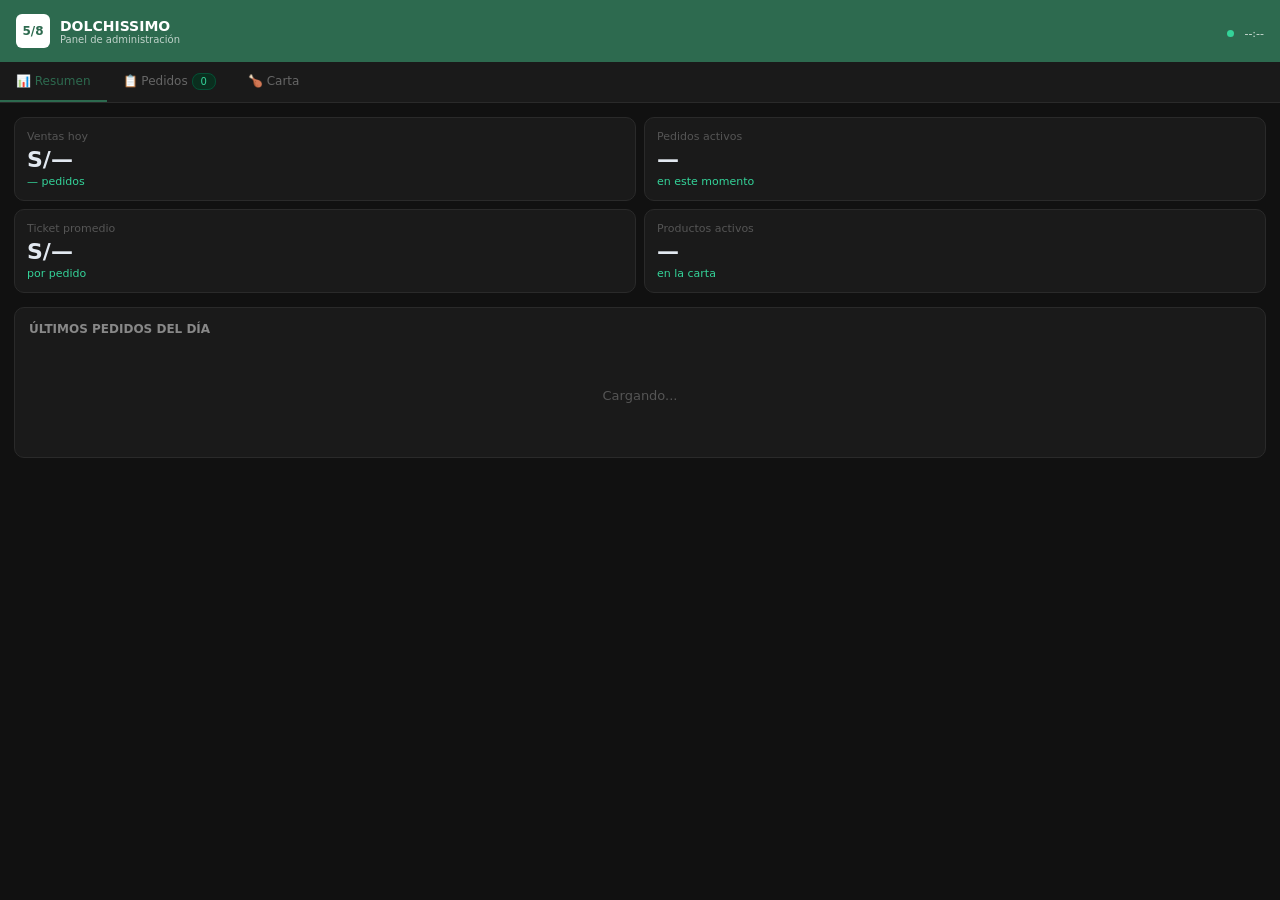
<file: admin/dashboard.html>
<!DOCTYPE html>
<html lang="es">
<head>
<meta charset="UTF-8">
<meta name="viewport" content="width=device-width, initial-scale=1.0">
<title>Dolchissimo — Panel Admin</title>
<style>
*{box-sizing:border-box;margin:0;padding:0;}
body{background:#111;font-family:system-ui,sans-serif;color:#e2e8f0;min-height:100vh;}
.header{background:#2D6A4F;padding:14px 16px;display:flex;justify-content:space-between;align-items:center;}
.logo-row{display:flex;align-items:center;gap:10px;}
.logo-sq{width:34px;height:34px;background:#fff;border-radius:6px;display:flex;align-items:center;justify-content:center;font-size:12px;font-weight:900;color:#2D6A4F;}
.header-name{font-size:14px;font-weight:700;color:#fff;}
.header-sub{font-size:10px;color:rgba(255,255,255,.7);}
.live-dot{width:7px;height:7px;border-radius:50%;background:#34d399;display:inline-block;margin-right:5px;}
.tabs{display:flex;background:#1a1a1a;border-bottom:1px solid #2a2a2a;overflow-x:auto;}
.tab{padding:12px 16px;font-size:12px;font-weight:500;color:#666;cursor:pointer;white-space:nowrap;border-bottom:2px solid transparent;transition:all .15s;}
.tab:hover{color:#ccc;}
.tab.active{color:#2D6A4F;border-bottom-color:#2D6A4F;}
.view{display:none;padding:14px;}.view.active{display:block;}
.met-grid{display:grid;grid-template-columns:1fr 1fr;gap:8px;margin-bottom:14px;}
.met{background:#1a1a1a;border:1px solid #2a2a2a;border-radius:10px;padding:12px;}
.met-lbl{font-size:11px;color:#555;margin-bottom:4px;}
.met-val{font-size:22px;font-weight:700;color:#e2e8f0;}
.met-delta{font-size:11px;color:#34d399;margin-top:3px;}
.card{background:#1a1a1a;border:1px solid #2a2a2a;border-radius:10px;padding:14px;margin-bottom:10px;}
.card-title{font-size:12px;font-weight:600;color:#888;margin-bottom:12px;}
.pedido-row{display:flex;align-items:center;gap:8px;padding:8px 0;border-bottom:1px solid #222;}
.pedido-row:last-child{border-bottom:none;}
.ped-num{font-size:12px;font-weight:700;color:#2D6A4F;min-width:40px;}
.ped-desc{font-size:12px;color:#94a3b8;flex:1;}
.ped-total{font-size:12px;font-weight:600;color:##B7E4C7;}
.s-pill{font-size:10px;padding:2px 8px;border-radius:8px;}
.s-espera{background:#1a1a00;color:##B7E4C7;border:0.5px solid #666600;}
.s-cocina{background:#1a1a2e;color:#818cf8;border:0.5px solid #312e81;}
.s-listo{background:#0a2e1e;color:#34d399;border:0.5px solid #064e35;}
.s-entregado{background:#1e1e1e;color:#555;border:0.5px solid #333;}
.avanzar-btn{font-size:11px;padding:3px 9px;border-radius:6px;border:0.5px solid #2D6A4F;color:#2D6A4F;background:transparent;cursor:pointer;}
.avanzar-btn:hover{background:#0a1f17;}
.menu-row{display:flex;align-items:center;gap:10px;padding:8px 0;border-bottom:1px solid #222;}
.menu-row:last-child{border-bottom:none;}
.m-icon{font-size:18px;width:32px;text-align:center;}
.m-name{font-size:13px;color:#e2e8f0;flex:1;}
.m-cat{font-size:11px;color:#555;}
.m-price{font-size:13px;font-weight:600;color:##B7E4C7;min-width:50px;text-align:right;}
.toggle{width:32px;height:18px;border-radius:9px;cursor:pointer;border:none;transition:background .15s;position:relative;flex-shrink:0;}
.ton{background:#2D6A4F;}.toff{background:#333;}
.loading-txt{text-align:center;padding:40px;color:#555;font-size:13px;}
.error-box{background:#0a1f17;border:1px solid #1B4332;border-radius:8px;padding:12px;font-size:12px;color:#86efac;margin-bottom:10px;}
.realtime-badge{font-size:10px;color:#34d399;background:#0a2e1e;padding:2px 8px;border-radius:8px;border:0.5px solid #064e35;}
</style>
</head>
<body>

<div class="header">
  <div class="logo-row">
    <div class="logo-sq">5/8</div>
    <div>
      <div class="header-name">DOLCHISSIMO</div>
      <div class="header-sub">Panel de administración</div>
    </div>
  </div>
  <div>
    <span class="live-dot"></span>
    <span style="font-size:11px;color:rgba(255,255,255,.8);" id="clk-txt">--:--</span>
  </div>
</div>

<div class="tabs">
  <div class="tab active" onclick="setTab('resumen',this)">📊 Resumen</div>
  <div class="tab" onclick="setTab('pedidos',this)">📋 Pedidos <span class="realtime-badge" id="ped-badge">0</span></div>
  <div class="tab" onclick="setTab('menu',this)">🍗 Carta</div>
</div>

<div class="view active" id="v-resumen">
  <div class="met-grid">
    <div class="met"><div class="met-lbl">Ventas hoy</div><div class="met-val" id="m-ventas">S/—</div><div class="met-delta" id="m-pedidos-hoy">— pedidos</div></div>
    <div class="met"><div class="met-lbl">Pedidos activos</div><div class="met-val" id="m-activos">—</div><div class="met-delta">en este momento</div></div>
    <div class="met"><div class="met-lbl">Ticket promedio</div><div class="met-val" id="m-ticket">S/—</div><div class="met-delta">por pedido</div></div>
    <div class="met"><div class="met-lbl">Productos activos</div><div class="met-val" id="m-productos">—</div><div class="met-delta">en la carta</div></div>
  </div>
  <div class="card">
    <div class="card-title">ÚLTIMOS PEDIDOS DEL DÍA</div>
    <div id="resumen-pedidos"><div class="loading-txt">Cargando...</div></div>
  </div>
</div>

<div class="view" id="v-pedidos">
  <div class="card">
    <div class="card-title">PEDIDOS EN TIEMPO REAL <span class="realtime-badge">Live ⚡</span></div>
    <div id="pedidos-list"><div class="loading-txt">Cargando pedidos...</div></div>
  </div>
</div>

<div class="view" id="v-menu">
  <div class="card">
    <div class="card-title">CARTA DE PRODUCTOS — Dolchissimo</div>
    <div id="menu-list"><div class="loading-txt">Cargando carta...</div></div>
  </div>
</div>

<script type="module">
import { createClient } from 'https://esm.sh/@supabase/supabase-js@2.49.4'

const supabase = createClient(
  'https://yxrhzqmdxcghrwqkdlow.supabase.co',
    'eyJhbGciOiJIUzI1NiIsInR5cCI6IkpXVCJ9.eyJpc3MiOiJzdXBhYmFzZSIsInJlZiI6Inl4cmh6cW1keGNnaHJ3cWtkbG93Iiwicm9sZSI6ImFub24iLCJpYXQiOjE3ODQ2NDAxNTgsImV4cCI6MjEwMDIxNjE1OH0.oyvZb8vpBrlLQrmX8Ynpv8Yym_xbCBUHto6DsRmcSaM'
)

let pedidos = [], menuItems = []

// Reloj
setInterval(() => {
  document.getElementById('clk-txt').textContent =
    new Date().toLocaleTimeString('es-PE',{hour:'2-digit',minute:'2-digit',second:'2-digit'})
}, 1000)

// Cargar pedidos
async function cargarPedidos() {
  const { data } = await supabase
    .from('pedidos')
    .select('*, pedido_items(*)')
    .order('created_at', { ascending: false })
    .limit(50)
  pedidos = data || []
  renderPedidos()
  renderResumen()
  document.getElementById('ped-badge').textContent =
    pedidos.filter(p=>p.estado!=='entregado').length
}

// Suscripción Realtime
supabase.channel('admin-pedidos')
  .on('postgres_changes', { event: '*', schema: 'public', table: 'pedidos' }, () => {
    cargarPedidos()
  })
  .subscribe()

function renderPedidos() {
  const activos = pedidos.filter(p => p.estado !== 'entregado')
  if (activos.length === 0) {
    document.getElementById('pedidos-list').innerHTML = '<div class="loading-txt">Sin pedidos activos 🎉</div>'
    return
  }
  const statusLabel = {espera:'En espera',cocina:'En cocina',listo:'Listo ✓'}
  const statusClass = {espera:'s-espera',cocina:'s-cocina',listo:'s-listo'}
  const siguiente = {espera:'cocina',cocina:'listo',listo:'entregado'}
  const btnLabel = {espera:'Iniciar',cocina:'Listo',listo:'Entregar'}

  document.getElementById('pedidos-list').innerHTML = activos.map(p => `
    <div class="pedido-row">
      <span class="ped-num">#${p.numero||'—'}</span>
      <div style="flex:1;min-width:0;">
        <div style="font-size:12px;color:#e2e8f0;font-weight:500;">${p.cliente_nombre||'Cliente'} · ${p.mesa||'—'}</div>
        <div style="font-size:11px;color:#555;">${(p.pedido_items||[]).map(i=>`${i.cantidad}x ${i.nombre}`).join(' · ')}</div>
      </div>
      <span class="ped-total">S/${parseFloat(p.total||0).toFixed(2)}</span>
      <span class="s-pill ${statusClass[p.estado]||'s-entregado'}">${statusLabel[p.estado]||p.estado}</span>
      ${p.estado!=='entregado'?`<button class="avanzar-btn" onclick="avanzar('${p.id}','${siguiente[p.estado]}')">${btnLabel[p.estado]}</button>`:''}
    </div>`).join('')
}

function renderResumen() {
  const hoy = new Date().toISOString().split('T')[0]
  const pedidosHoy = pedidos.filter(p => p.created_at?.startsWith(hoy))
  const entregados = pedidosHoy.filter(p => p.estado === 'entregado')
  const total = entregados.reduce((s,p) => s + parseFloat(p.total||0), 0)
  const activos = pedidos.filter(p => p.estado !== 'entregado').length
  const ticket = entregados.length > 0 ? total/entregados.length : 0

  document.getElementById('m-ventas').textContent = 'S/' + total.toFixed(2)
  document.getElementById('m-pedidos-hoy').textContent = entregados.length + ' entregados hoy'
  document.getElementById('m-activos').textContent = activos
  document.getElementById('m-ticket').textContent = 'S/' + ticket.toFixed(2)

  document.getElementById('resumen-pedidos').innerHTML = pedidos.slice(0,6).map(p => `
    <div class="pedido-row">
      <span class="ped-num">#${p.numero||'—'}</span>
      <span class="ped-desc">${p.cliente_nombre||'Cliente'} · ${p.mesa||'—'}</span>
      <span class="ped-total">S/${parseFloat(p.total||0).toFixed(2)}</span>
      <span class="s-pill s-${p.estado||'entregado'}">${p.estado||'—'}</span>
    </div>`).join('') || '<div class="loading-txt">Sin pedidos hoy</div>'
}

// Cargar menú
async function cargarMenu() {
  const { data } = await supabase.from('menu_items').select('*').order('categoria')
  menuItems = data || []
  document.getElementById('m-productos').textContent = menuItems.filter(m=>m.disponible).length
  renderMenu()
}

function renderMenu() {
  document.getElementById('menu-list').innerHTML = menuItems.map((p,i) => `
    <div class="menu-row">
      <span class="m-icon">${p.icono||'🍽️'}</span>
      <div style="flex:1;min-width:0;">
        <div class="m-name">${p.nombre}</div>
        <div class="m-cat">${p.categoria}${p.dias_disponible?' · Solo '+p.dias_disponible:''}</div>
      </div>
      <span class="m-price">S/${parseFloat(p.precio).toFixed(2)}</span>
      <button class="toggle ${p.disponible?'ton':'toff'}" onclick="toggleMenu('${p.id}',${!p.disponible},${i})" title="${p.disponible?'Desactivar':'Activar'}"></button>
    </div>`).join('')
}

window.toggleMenu = async (id, nuevoEstado, idx) => {
  await supabase.from('menu_items').update({ disponible: nuevoEstado }).eq('id', id)
  menuItems[idx].disponible = nuevoEstado
  document.getElementById('m-productos').textContent = menuItems.filter(m=>m.disponible).length
  renderMenu()
}

window.avanzar = async (id, nuevoEstado) => {
  await supabase.from('pedidos').update({ estado: nuevoEstado }).eq('id', id)
  await cargarPedidos()
}

window.setTab = (id, el) => {
  document.querySelectorAll('.view').forEach(v=>v.classList.remove('active'))
  document.querySelectorAll('.tab').forEach(t=>t.classList.remove('active'))
  document.getElementById('v-'+id).classList.add('active')
  el.classList.add('active')
}

// Iniciar
cargarPedidos()
cargarMenu()
setInterval(cargarPedidos, 15000) // refresh cada 15 seg como backup
</script>
</body>
</html>
</file>
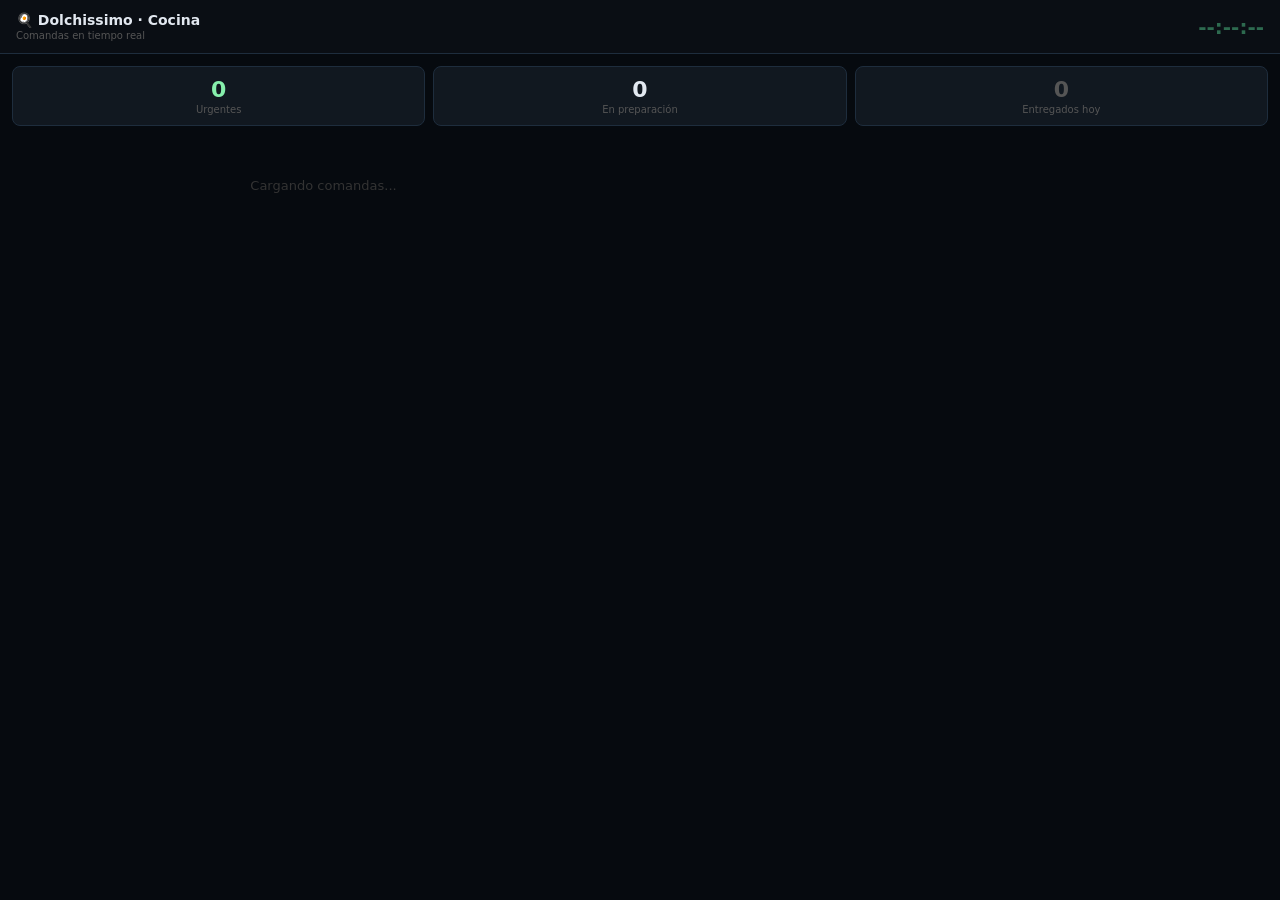
<file: cocina/comandas.html>
<!DOCTYPE html>
<html lang="es">
<head>
<meta charset="UTF-8">
<meta name="viewport" content="width=device-width, initial-scale=1.0">
<title>Dolchissimo — Cocina</title>
<style>
*{box-sizing:border-box;margin:0;padding:0;}
body{background:#060a0f;font-family:system-ui,sans-serif;color:#e2e8f0;min-height:100vh;}
.header{background:#0a0e14;border-bottom:1px solid #1e2d3d;padding:12px 16px;display:flex;justify-content:space-between;align-items:center;}
.h-title{font-size:14px;font-weight:700;color:#e2e8f0;}
.h-clock{font-size:20px;font-weight:700;color:#2D6A4F;font-variant-numeric:tabular-nums;}
.stats{display:grid;grid-template-columns:repeat(3,1fr);gap:8px;padding:12px;}
.stat{background:#111820;border:1px solid #1e2d3d;border-radius:8px;padding:10px;text-align:center;}
.stat-val{font-size:22px;font-weight:700;}
.stat-lbl{font-size:10px;color:#555;margin-top:2px;}
.alerta{background:#1a0505;border:1px solid #86efac;border-radius:8px;margin:0 12px 12px;padding:10px 14px;font-size:12px;color:#86efac;display:none;}
.comandas{display:grid;grid-template-columns:1fr 1fr;gap:10px;padding:0 12px 12px;}
.comanda{border-radius:12px;padding:12px;border:1.5px solid;}
.c-urgente{background:#1a0505;border-color:#86efac;}
.c-warn{background:#1a1500;border-color:##B7E4C7;}
.c-ok{background:#051a0a;border-color:#34d399;}
.c-top{display:flex;justify-content:space-between;align-items:center;margin-bottom:6px;padding-bottom:6px;border-bottom:1px solid rgba(255,255,255,.08);}
.c-num{font-size:13px;font-weight:700;color:#e2e8f0;}
.c-timer{font-size:13px;font-weight:700;font-variant-numeric:tabular-nums;}
.t-ok{color:#34d399;}.t-warn{color:##B7E4C7;}.t-late{color:#86efac;}
.c-cliente{font-size:11px;color:#555;margin-bottom:8px;}
.c-item{font-size:13px;color:#94a3b8;padding:4px 0;border-bottom:1px solid rgba(255,255,255,.05);}
.c-item:last-of-type{border-bottom:none;}
.c-nota{font-size:11px;color:#fb923c;margin-top:6px;padding:5px 8px;background:rgba(251,146,60,.1);border-radius:5px;}
.listo-btn{width:100%;background:#2D6A4F;color:#fff;font-size:13px;font-weight:700;padding:10px;border-radius:8px;border:none;cursor:pointer;margin-top:10px;}
.listo-btn:hover{opacity:.88;}
.empty-cocina{text-align:center;padding:60px 20px;color:#333;font-size:14px;}
.loading-txt{text-align:center;padding:40px;color:#333;font-size:13px;}
</style>
</head>
<body>
<div class="header">
  <div>
    <div class="h-title">🍳 Dolchissimo · Cocina</div>
    <div style="font-size:10px;color:#555;margin-top:2px;">Comandas en tiempo real</div>
  </div>
  <div class="h-clock" id="clk">--:--:--</div>
</div>

<div class="stats">
  <div class="stat"><div class="stat-val" style="color:#86efac" id="cnt-urgente">0</div><div class="stat-lbl">Urgentes</div></div>
  <div class="stat"><div class="stat-val" style="color:##B7E4C7" id="cnt-cocina">0</div><div class="stat-lbl">En preparación</div></div>
  <div class="stat"><div class="stat-val" style="color:#555" id="cnt-total">0</div><div class="stat-lbl">Entregados hoy</div></div>
</div>

<div class="alerta" id="alerta-urgente"></div>
<div class="comandas" id="comandas-grid"><div class="loading-txt">Cargando comandas...</div></div>

<script type="module">
import { createClient } from 'https://esm.sh/@supabase/supabase-js@2.49.4'

const supabase = createClient(
  'https://yxrhzqmdxcghrwqkdlow.supabase.co',
    'eyJhbGciOiJIUzI1NiIsInR5cCI6IkpXVCJ9.eyJpc3MiOiJzdXBhYmFzZSIsInJlZiI6Inl4cmh6cW1keGNnaHJ3cWtkbG93Iiwicm9sZSI6ImFub24iLCJpYXQiOjE3ODQ2NDAxNTgsImV4cCI6MjEwMDIxNjE1OH0.oyvZb8vpBrlLQrmX8Ynpv8Yym_xbCBUHto6DsRmcSaM'
)

let pedidos = []

setInterval(() => {
  document.getElementById('clk').textContent =
    new Date().toLocaleTimeString('es-PE')
}, 1000)

function segsDesde(created_at) {
  return Math.floor((Date.now() - new Date(created_at).getTime()) / 1000)
}

function fmtTimer(segs) {
  const m = Math.floor(segs/60), s = segs%60
  return m + 'm ' + String(s).padStart(2,'0') + 's'
}

function tcls(segs) { return segs>=900?'t-late':segs>=480?'t-warn':'t-ok' }
function ccls(segs) { return segs>=900?'c-urgente':segs>=480?'c-warn':'c-ok' }

async function cargar() {
  const { data } = await supabase
    .from('pedidos')
    .select('*, pedido_items(*)')
    .in('estado', ['espera','cocina'])
    .order('created_at', { ascending: true })
  pedidos = data || []
  render()
}

function render() {
  const hoy = new Date().toISOString().split('T')[0]
  if (pedidos.length === 0) {
    document.getElementById('comandas-grid').innerHTML = '<div class="empty-cocina">✅ Sin comandas pendientes</div>'
    document.getElementById('cnt-urgente').textContent = '0'
    document.getElementById('cnt-cocina').textContent = '0'
    document.getElementById('alerta-urgente').style.display = 'none'
    return
  }

  let urgentes = 0
  document.getElementById('cnt-cocina').textContent = pedidos.length

  document.getElementById('comandas-grid').innerHTML = pedidos.map(p => {
    const segs = segsDesde(p.created_at)
    if (segs >= 900) urgentes++
    const items = p.pedido_items || []
    return `<div class="comanda ${ccls(segs)}">
      <div class="c-top">
        <span class="c-num">#${p.numero||'—'} · ${p.mesa||'—'}</span>
        <span class="c-timer ${tcls(segs)}">${fmtTimer(segs)}</span>
      </div>
      <div class="c-cliente">${p.cliente_nombre||'Cliente'}${p.estado==='espera'?' · ⏳ En espera':' · 🔥 Cocinando'}</div>
      ${items.map(i=>`<div class="c-item">${i.cantidad}x ${i.nombre}</div>`).join('')}
      ${p.nota?`<div class="c-nota">📝 ${p.nota}</div>`:''}
      <button class="listo-btn" onclick="marcarListo('${p.id}','${p.estado}')">
        ${p.estado==='espera'?'▶ Empezar':'✓ Marcar como LISTO'}
      </button>
    </div>`
  }).join('')

  document.getElementById('cnt-urgente').textContent = urgentes

  if (urgentes > 0) {
    const ur = pedidos.filter(p=>segsDesde(p.created_at)>=900)[0]
    document.getElementById('alerta-urgente').style.display = 'block'
    document.getElementById('alerta-urgente').textContent =
      `🚨 Pedido #${ur.numero} de ${ur.mesa} lleva más de 15 min — ¡Priorizar!`
  } else {
    document.getElementById('alerta-urgente').style.display = 'none'
  }
}

window.marcarListo = async (id, estadoActual) => {
  const nuevoEstado = estadoActual === 'espera' ? 'cocina' : 'listo'
  await supabase.from('pedidos').update({ estado: nuevoEstado }).eq('id', id)
  await cargar()
}

// Realtime
supabase.channel('cocina-live')
  .on('postgres_changes', { event: '*', schema: 'public', table: 'pedidos' }, cargar)
  .subscribe()

// Actualizar timers cada segundo
setInterval(render, 1000)

cargar()
</script>
</body>
</html>
</file>
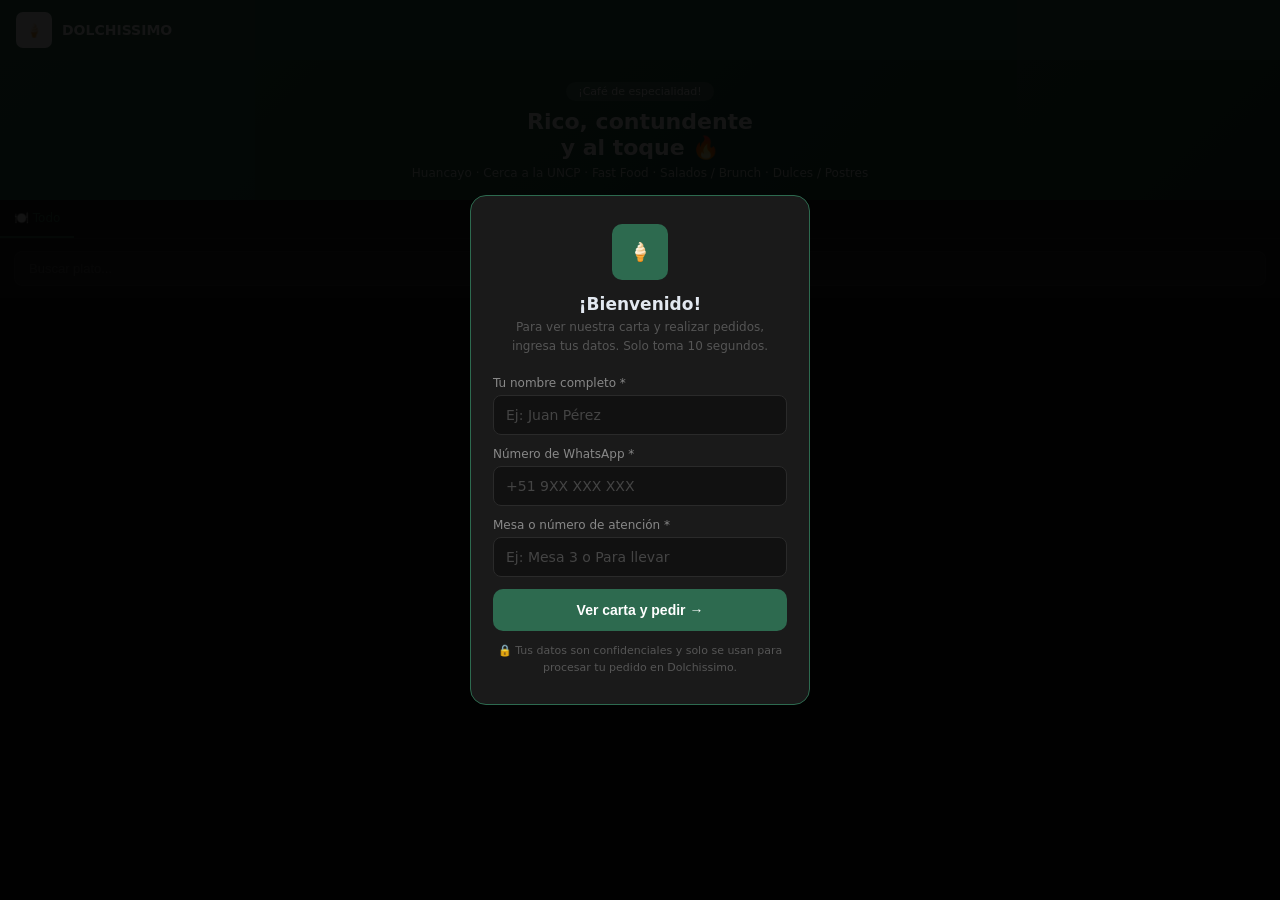
<file: public/menu.html>
<!DOCTYPE html>
<html lang="es">
<head>
<meta charset="UTF-8">
<meta name="viewport" content="width=device-width, initial-scale=1.0">
<title>Dolchissimo — Carta</title>
<style>
*{box-sizing:border-box;margin:0;padding:0;}
body{background:#111;font-family:system-ui,sans-serif;color:#e2e8f0;min-height:100vh;}

/* VERIFICACIÓN DEL CLIENTE */
.verify-overlay{position:fixed;inset:0;background:rgba(0,0,0,.92);z-index:9999;display:flex;align-items:center;justify-content:center;padding:20px;}
.verify-card{background:#1a1a1a;border:1px solid #2D6A4F;border-radius:16px;padding:28px 22px;width:100%;max-width:340px;}
.v-logo{width:56px;height:56px;background:#2D6A4F;border-radius:10px;display:flex;align-items:center;justify-content:center;font-size:18px;font-weight:900;color:#fff;margin:0 auto 14px;}
.v-title{font-size:17px;font-weight:700;color:#e2e8f0;text-align:center;margin-bottom:4px;}
.v-sub{font-size:12px;color:#555;text-align:center;margin-bottom:20px;line-height:1.6;}
.v-label{font-size:12px;color:#888;margin-bottom:5px;display:block;}
.v-input{width:100%;background:#111;border:1px solid #2a2a2a;border-radius:8px;padding:11px 12px;font-size:14px;color:#e2e8f0;outline:none;margin-bottom:12px;font-family:inherit;}
.v-input:focus{border-color:#2D6A4F;}
.v-input::placeholder{color:#444;}
.v-input.error{border-color:#86efac;}
.v-err{font-size:11px;color:#86efac;margin-top:-8px;margin-bottom:10px;display:none;}
.v-btn{width:100%;background:#2D6A4F;color:#fff;font-size:14px;font-weight:700;padding:13px;border-radius:10px;border:none;cursor:pointer;}
.v-btn:hover{opacity:.88;}
.v-note{font-size:11px;color:#555;text-align:center;margin-top:12px;line-height:1.5;}

/* MENÚ */
.nav{background:#2D6A4F;padding:12px 16px;display:flex;justify-content:space-between;align-items:center;}
.logo-box{width:36px;height:36px;background:#fff;border-radius:7px;display:flex;align-items:center;justify-content:center;font-size:13px;font-weight:900;color:#2D6A4F;}
.nav-name{font-size:14px;font-weight:700;color:#fff;margin-left:10px;}
.nav-user{font-size:11px;color:rgba(255,255,255,.8);background:rgba(255,255,255,.15);padding:4px 10px;border-radius:20px;}
.cart-btn{background:#fff;color:#2D6A4F;font-size:12px;font-weight:700;padding:6px 14px;border-radius:8px;border:none;cursor:pointer;display:none;}
.hero{background:linear-gradient(135deg,#2D6A4F,#1B4332);padding:20px 16px;text-align:center;}
.hero-badge{font-size:11px;background:rgba(255,255,255,.2);border-radius:20px;padding:3px 12px;display:inline-block;margin-bottom:8px;color:#fff;}
.hero-title{font-size:22px;font-weight:700;color:#fff;line-height:1.2;margin-bottom:4px;}
.hero-title span{color:##B7E4C7;}
.hero-sub{font-size:12px;color:rgba(255,255,255,.8);}
.cats{display:flex;overflow-x:auto;background:#1a1a1a;border-bottom:1px solid #2a2a2a;}
.cat{padding:11px 14px;font-size:12px;font-weight:500;color:#666;cursor:pointer;white-space:nowrap;border-bottom:2px solid transparent;}
.cat:hover{color:#ccc;}
.cat.active{color:#2D6A4F;border-bottom-color:#2D6A4F;}
.search-wrap{padding:12px 14px;background:#1a1a1a;}
.search-inp{width:100%;background:#2a2a2a;border:1px solid #333;border-radius:8px;padding:9px 14px;font-size:13px;color:#e2e8f0;outline:none;}
.search-inp:focus{border-color:#2D6A4F;}
.search-inp::placeholder{color:#555;}
.items{padding:0 14px 80px;}
.sec-label{font-size:10px;font-weight:700;color:#2D6A4F;letter-spacing:.1em;margin:14px 0 8px;}
.item{display:flex;gap:12px;background:#1e1e1e;border:1px solid #2a2a2a;border-radius:10px;padding:12px;margin-bottom:7px;cursor:pointer;transition:border-color .15s;}
.item:hover{border-color:#444;}
.item.added{border-color:#2D6A4F;}
.item-icon{width:48px;height:48px;background:#2a2a2a;border-radius:8px;display:flex;align-items:center;justify-content:center;font-size:22px;flex-shrink:0;}
.item-name{font-size:13px;font-weight:600;color:#e2e8f0;margin-bottom:2px;}
.item-desc{font-size:11px;color:#555;line-height:1.4;margin-bottom:6px;}
.item-price{font-size:14px;font-weight:700;color:##B7E4C7;}
.add-btn{font-size:11px;padding:5px 12px;border-radius:16px;border:1px solid;cursor:pointer;background:transparent;}
.add-idle{color:#2D6A4F;border-color:#2D6A4F;}
.add-idle:hover{background:#2D6A4F;color:#fff;}
.add-done{color:#34d399;border-color:#34d399;background:#0a2e1e;}
.badge{font-size:9px;padding:1px 6px;border-radius:5px;margin-left:5px;}
.b-pop{background:#2D6A4F;color:#fff;}
.b-dia{background:#1a3a1a;color:#34d399;border:0.5px solid #34d399;}
.avail-note{font-size:10px;color:#fb923c;margin-top:2px;}
.cart-bar{position:fixed;bottom:14px;left:14px;right:14px;background:#2D6A4F;border-radius:12px;padding:12px 16px;display:flex;align-items:center;justify-content:space-between;cursor:pointer;z-index:200;box-shadow:0 4px 20px rgba(204,0,0,.4);}
.cart-info{font-size:13px;color:#fff;font-weight:700;}
.cart-sub{font-size:11px;color:rgba(255,255,255,.8);}
.cart-action{background:#fff;color:#2D6A4F;font-size:12px;font-weight:700;padding:7px 16px;border-radius:8px;}

/* MODAL CARRITO */
.overlay{position:fixed;inset:0;background:rgba(0,0,0,.85);z-index:300;display:flex;align-items:flex-end;}
.modal{background:#1e1e1e;border-radius:16px 16px 0 0;width:100%;padding:20px;max-height:85vh;overflow-y:auto;}
.modal-title{font-size:15px;font-weight:700;color:#e2e8f0;margin-bottom:14px;}
.mi-row{display:flex;align-items:center;gap:10px;padding:8px 0;border-bottom:1px solid #2a2a2a;}
.mi-row:last-of-type{border-bottom:none;}
.mi-name{font-size:12px;color:#94a3b8;flex:1;}
.mi-btn{width:26px;height:26px;border-radius:6px;background:#2a2a2a;border:1px solid #333;color:#e2e8f0;cursor:pointer;font-size:15px;}
.mi-qty{font-size:13px;font-weight:600;min-width:18px;text-align:center;color:#e2e8f0;}
.mi-price{font-size:12px;font-weight:600;color:##B7E4C7;min-width:44px;text-align:right;}
.total-row{display:flex;justify-content:space-between;font-size:15px;font-weight:700;padding:12px 0;border-top:1px solid #333;margin:8px 0;}
.client-info-box{background:#111;border:1px solid #2D6A4F;border-radius:10px;padding:12px;margin-bottom:12px;}
.ci-title{font-size:11px;font-weight:600;color:#2D6A4F;letter-spacing:.06em;margin-bottom:8px;}
.ci-row{display:flex;justify-content:space-between;font-size:12px;padding:3px 0;}
.ci-key{color:#555;}
.ci-val{color:#e2e8f0;font-weight:500;}
.form-inp{width:100%;background:#111;border:1px solid #2a2a2a;border-radius:8px;padding:10px 12px;font-size:13px;color:#e2e8f0;outline:none;margin-bottom:10px;font-family:inherit;}
.form-inp:focus{border-color:#2D6A4F;}
.form-inp::placeholder{color:#444;}
.confirm-btn{width:100%;background:#2D6A4F;color:#fff;font-size:14px;font-weight:700;padding:13px;border-radius:10px;border:none;cursor:pointer;margin-bottom:8px;}
.cancel-btn{width:100%;background:#2a2a2a;color:#888;font-size:13px;padding:11px;border-radius:10px;border:none;cursor:pointer;}
.success-wrap{text-align:center;padding:20px 0;}
.success-icon{width:60px;height:60px;background:#0a2e1e;border-radius:50%;display:flex;align-items:center;justify-content:center;margin:0 auto 14px;border:2px solid #34d399;font-size:26px;}
.ticket{background:#2a2a2a;border-radius:10px;padding:14px;text-align:left;margin:14px 0;}
.tk-num{font-size:14px;font-weight:700;color:#2D6A4F;}
.tk-row{display:flex;justify-content:space-between;font-size:12px;padding:3px 0;}
.tk-k{color:#555;}.tk-v{color:#94a3b8;}
.tk-total{display:flex;justify-content:space-between;font-size:14px;font-weight:700;padding-top:10px;margin-top:6px;border-top:1px solid #333;}
.empty-state{text-align:center;padding:60px 20px;color:#555;font-size:13px;}
.loading{text-align:center;padding:40px;color:#555;font-size:13px;}
</style>
</head>
<body>

<!-- VERIFICACIÓN DEL CLIENTE -->
<div class="verify-overlay" id="verify-overlay">
  <div class="verify-card">
    <div class="v-logo">🍦</div>
    <div class="v-title">¡Bienvenido!</div>
    <div class="v-sub">Para ver nuestra carta y realizar pedidos,<br>ingresa tus datos. Solo toma 10 segundos.</div>

    <label class="v-label">Tu nombre completo *</label>
    <input class="v-input" type="text" id="v-nombre" placeholder="Ej: Juan Pérez">
    <div class="v-err" id="err-nombre">Ingresa tu nombre completo</div>

    <label class="v-label">Número de WhatsApp *</label>
    <input class="v-input" type="tel" id="v-tel" placeholder="+51 9XX XXX XXX">
    <div class="v-err" id="err-tel">Ingresa un número válido (9 dígitos)</div>

    <label class="v-label">Mesa o número de atención *</label>
    <input class="v-input" type="text" id="v-mesa" placeholder="Ej: Mesa 3 o Para llevar">
    <div class="v-err" id="err-mesa">Indica tu mesa o tipo de atención</div>

    <button class="v-btn" onclick="verificarCliente()">Ver carta y pedir →</button>
    <div class="v-note">🔒 Tus datos son confidenciales y solo se usan para procesar tu pedido en Dolchissimo.</div>
  </div>
</div>

<!-- MENÚ -->
<nav class="nav">
  <div style="display:flex;align-items:center;">
    <div class="logo-box">🍦</div>
    <span class="nav-name">DOLCHISSIMO</span>
  </div>
  <div style="display:flex;align-items:center;gap:8px;">
    <span class="nav-user" id="nav-user" style="display:none;"></span>
    <button class="cart-btn" id="nav-cart-btn" onclick="abrirModal()">🛒 <span id="nav-cnt">0</span></button>
  </div>
</nav>

<div class="hero">
  <div class="hero-badge">¡Café de especialidad!</div>
  <div class="hero-title">Rico, contundente<br>y <span>al toque</span> 🔥</div>
  <div class="hero-sub">Huancayo · Cerca a la UNCP · Fast Food · Salados / Brunch · Dulces / Postres</div>
</div>

<div class="cats" id="cats-bar">
  <div class="cat active" onclick="setCat('Todo',this)">🍽️ Todo</div>
</div>

<div class="search-wrap">
  <input class="search-inp" type="text" placeholder="Buscar plato..." id="srch" oninput="render()">
</div>

<div class="items" id="items-list">
  <div class="loading">Cargando carta...</div>
</div>

<div class="cart-bar" id="cart-bar" style="display:none" onclick="abrirModal()">
  <div><div class="cart-info" id="cbar-info">0 platos</div><div class="cart-sub" id="cbar-sub">S/ 0.00</div></div>
  <div class="cart-action">Ver pedido ↗</div>
</div>

<div class="overlay" id="overlay" style="display:none">
  <div class="modal" id="modal-content"></div>
</div>

<script type="module">
import { createClient } from 'https://esm.sh/@supabase/supabase-js@2.50.0'
const supabase = createClient(
  'https://yxrhzqmdxcghrwqkdlow.supabase.co',
    'sb_publishable_srm-dYAiBn_08o76OaPtVg_6Vvyb3eJ'
)

let menu=[], cart={}, selCat='Todo'
let clienteNombre='', clienteTel='', clienteMesa=''

// VERIFICACIÓN DEL CLIENTE
window.verificarCliente=()=>{
  const nombre=document.getElementById('v-nombre').value.trim()
  const tel=document.getElementById('v-tel').value.trim()
  const mesa=document.getElementById('v-mesa').value.trim()
  let valid=true

  // Validar nombre (mínimo 3 caracteres, solo letras)
  const errNombre=document.getElementById('err-nombre')
  const inpNombre=document.getElementById('v-nombre')
  if(nombre.length<3||!/^[a-zA-ZáéíóúÁÉÍÓÚñÑ\s]+$/.test(nombre)){
    errNombre.style.display='block';inpNombre.classList.add('error');valid=false
  }else{errNombre.style.display='none';inpNombre.classList.remove('error')}

  // Validar teléfono (9 dígitos peruanos)
  const errTel=document.getElementById('err-tel')
  const inpTel=document.getElementById('v-tel')
  const telLimpio=tel.replace(/[\s\-\+]/g,'')
  if(!/^\d{9,12}$/.test(telLimpio)){
    errTel.style.display='block';inpTel.classList.add('error');valid=false
  }else{errTel.style.display='none';inpTel.classList.remove('error')}

  // Validar mesa
  const errMesa=document.getElementById('err-mesa')
  const inpMesa=document.getElementById('v-mesa')
  if(mesa.length<2){
    errMesa.style.display='block';inpMesa.classList.add('error');valid=false
  }else{errMesa.style.display='none';inpMesa.classList.remove('error')}

  if(!valid) return

  // Guardar datos del cliente
  clienteNombre=nombre
  clienteTel=tel
  clienteMesa=mesa

  // Mostrar nombre en nav
  document.getElementById('nav-user').textContent='Hola, '+nombre.split(' ')[0]+' 👋'
  document.getElementById('nav-user').style.display='block'
  document.getElementById('nav-cart-btn').style.display='block'

  // Ocultar verificación y cargar menú
  document.getElementById('verify-overlay').style.display='none'
  cargarMenu()
}

// Enter en verificación
document.addEventListener('keydown',e=>{
  if(e.key==='Enter'&&document.getElementById('verify-overlay').style.display!=='none')
    window.verificarCliente()
})

async function cargarMenu(){
  const{data,error}=await supabase.from('menu_items').select('*').eq('disponible',true).order('categoria')
  if(error||!data||data.length===0){
    document.getElementById('items-list').innerHTML='<div class="empty-state">⚠️ Error al cargar la carta. Intenta de nuevo.</div>'
    return
  }
  menu=data
  const cats=['Todo',...new Set(data.map(p=>p.categoria))]
  const icons={'BEBIDAS CALIENTES':'☕','BEBIDAS FRÍAS':'🧊','FRAPPÉ / MILKSHAKE':'🥤','SALADOS / BRUNCH':'🥪','DULCES / POSTRES':'🧇','OTROS':'🧃','PROMOCIONES':'🎁'}
  document.getElementById('cats-bar').innerHTML=cats.map(c=>`<div class="cat${c==='Todo'?' active':''}" onclick="setCat('${c}',this)">${icons[c]||'🍽️'} ${c}</div>`).join('')
  render()
}

window.setCat=(c,el)=>{
  selCat=c
  document.querySelectorAll('.cat').forEach(b=>b.classList.remove('active'))
  if(el) el.classList.add('active')
  document.getElementById('srch').value=''
  render()
}

window.render=()=>{
  const q=document.getElementById('srch').value.toLowerCase()
  const filtered=menu.filter(p=>{
    const catOk=selCat==='Todo'||p.categoria===selCat
    const qOk=!q||p.nombre.toLowerCase().includes(q)||(p.descripcion||'').toLowerCase().includes(q)
    return catOk&&qOk
  })
  if(filtered.length===0){document.getElementById('items-list').innerHTML='<div class="empty-state">😕 No encontramos ese plato</div>';return}
  const groups={}
  filtered.forEach(p=>{if(!groups[p.categoria])groups[p.categoria]=[];groups[p.categoria].push(p)})
  let html=''
  Object.keys(groups).forEach(cat=>{
    if(selCat==='Todo') html+=`<div class="sec-label">${cat.toUpperCase()}</div>`
    groups[cat].forEach(p=>{
      const inCart=cart[p.id]>0
      const isPop=['Frappé / Milkshake','Bebidas Calientes','Dulces / Postres de Gallina'].includes(cat)
      html+=`<div class="item${inCart?' added':''}">
        <div class="item-icon">${p.emoji||'🍽️'}</div>
        <div style="flex:1;min-width:0;">
          <div class="item-name">${p.nombre}${isPop?'<span class="badge b-pop">Popular</span>':''}${p.dias_disponible?`<span class="badge b-dia">${p.dias_disponible}</span>`:''}</div>
          ${p.descripcion?`<div class="item-desc">${p.descripcion}</div>`:''}
          ${p.dias_disponible?`<div class="avail-note">⚠️ Solo ${p.dias_disponible}</div>`:''}
          <div style="display:flex;align-items:center;justify-content:space-between;margin-top:6px;">
            <span class="item-price">S/ ${parseFloat(p.precio).toFixed(2)}</span>
            <button class="add-btn ${inCart?'add-done':'add-idle'}" onclick="addItem('${p.id}')">${inCart?'✓ '+cart[p.id]+'x':'+ Pedir'}</button>
          </div>
        </div>
      </div>`
    })
  })
  document.getElementById('items-list').innerHTML=html
  updateCartBar()
}

window.addItem=(id)=>{const intId=parseInt(id);cart[intId]=(cart[intId]||0)+1;window.render()}
function subtotal(){return Object.entries(cart).reduce((s,[id,q])=>{const p=menu.find(m=>m.id==id);return s+(p?parseFloat(p.precio)*q:0)},0)}
function totalItems(){return Object.values(cart).reduce((s,q)=>s+q,0)}

function updateCartBar(){
  const t=totalItems(),s=subtotal()
  const bar=document.getElementById('cart-bar')
  const navBtn=document.getElementById('nav-cart-btn')
  if(t>0){
    bar.style.display='flex'
    navBtn.style.display='block'
    document.getElementById('cbar-info').textContent=t+(t===1?' plato':' platos')
    document.getElementById('cbar-sub').textContent='S/ '+s.toFixed(2)
    document.getElementById('nav-cnt').textContent=t
  }else{bar.style.display='none';navBtn.style.display='none'}
}

window.abrirModal=()=>{
  if(totalItems()===0)return
  const items=Object.entries(cart).filter(([,q])=>q>0).map(([id,q])=>({...menu.find(m=>m.id==id),qty:q}))
  document.getElementById('overlay').style.display='flex'
  document.getElementById('modal-content').innerHTML=`
    <div class="modal-title">Tu pedido 🛒</div>
    <div class="client-info-box">
      <div class="ci-title">TUS DATOS</div>
      <div class="ci-row"><span class="ci-key">Nombre</span><span class="ci-val">${clienteNombre}</span></div>
      <div class="ci-row"><span class="ci-key">WhatsApp</span><span class="ci-val">${clienteTel}</span></div>
      <div class="ci-row"><span class="ci-key">Mesa</span><span class="ci-val">${clienteMesa}</span></div>
    </div>
    ${items.map(it=>`<div class="mi-row">
      <span class="mi-name">${it.emoji||'🍽️'} ${it.nombre}</span>
      <button class="mi-btn" onclick="cambiarQty('${it.id}',-1)">−</button>
      <span class="mi-qty">${it.qty}</span>
      <button class="mi-btn" onclick="cambiarQty('${it.id}',1)">+</button>
      <span class="mi-price">S/${(parseFloat(it.precio)*it.qty).toFixed(2)}</span>
    </div>`).join('')}
    <div class="total-row"><span>Total</span><span style="color:##B7E4C7">S/ ${subtotal().toFixed(2)}</span></div>
    <textarea class="form-inp" id="m-nota" rows="2" placeholder="Nota para cocina (opcional): sin ají, extra papas..."></textarea>
    <button class="confirm-btn" onclick="confirmarPedido()">Confirmar pedido ✓</button>
    <button class="cancel-btn" onclick="cerrarModal()">Cancelar</button>`
}

window.cambiarQty=(id,d)=>{
  const intId=parseInt(id)
  cart[intId]=Math.max(0,(cart[intId]||0)+d)
  if(cart[intId]===0) delete cart[intId]
  window.render()
  if(totalItems()===0){cerrarModal();return}
  window.abrirModal()
}

window.cerrarModal=()=>{document.getElementById('overlay').style.display='none'}

window.confirmarPedido=async()=>{
  const nota=document.getElementById('m-nota')?.value||''
  const items=Object.entries(cart).filter(([,q])=>q>0).map(([id,q])=>({...menu.find(m=>m.id==id),qty:q}))
  const total=subtotal()

  const{data:pedido,error}=await supabase
    .from('pedidos')
    .insert([{cliente_nombre:clienteNombre,cliente_tel:clienteTel,mesa:clienteMesa,estado:'espera',total,nota}])
    .select('id, numero').single()

  if(!error&&pedido){
    await supabase.from('pedido_items').insert(items.map(it=>({
      pedido_id:pedido.id,menu_item_id:it.id,nombre:it.nombre,categoria:it.categoria,
      cantidad:it.qty,precio_unit:parseFloat(it.precio)
    })))
  }

  const num='#'+(pedido?.numero||Math.floor(Math.random()*900+100))
  const hora=new Date().toLocaleTimeString('es-PE',{hour:'2-digit',minute:'2-digit'})
  const waText=encodeURIComponent(`*Pedido Dolchissimo ${num}*\n\n${items.map(i=>`${i.qty}x ${i.nombre} — S/${(parseFloat(i.precio)*i.qty).toFixed(2)}`).join('\n')}\n\n*Total: S/${total.toFixed(2)}*\nCliente: ${clienteNombre}\nMesa: ${clienteMesa}${nota?'\nNota: '+nota:''}`)

  document.getElementById('modal-content').innerHTML=`
    <div class="success-wrap">
      <div class="success-icon">✓</div>
      <div style="font-size:17px;font-weight:700;color:#e2e8f0;margin-bottom:5px;">¡Pedido confirmado!</div>
      <div style="font-size:12px;color:#555;margin-bottom:16px;">Tu pedido fue enviado a cocina 🍳</div>
    </div>
    <div class="ticket">
      <div style="display:flex;justify-content:space-between;align-items:center;margin-bottom:10px;padding-bottom:8px;border-bottom:1px solid #333;">
        <span class="tk-num">${num}</span>
        <span style="font-size:10px;background:#0a2e1e;color:#34d399;padding:2px 8px;border-radius:8px;">Confirmado ✓</span>
      </div>
      <div class="tk-row"><span class="tk-k">Cliente</span><span class="tk-v">${clienteNombre}</span></div>
      <div class="tk-row"><span class="tk-k">Mesa</span><span class="tk-v">${clienteMesa}</span></div>
      <div class="tk-row"><span class="tk-k">Hora</span><span class="tk-v">${hora}</span></div>
      ${items.map(i=>`<div class="tk-row"><span class="tk-k">${i.qty}x ${i.nombre}</span><span class="tk-v">S/${(parseFloat(i.precio)*i.qty).toFixed(2)}</span></div>`).join('')}
      ${nota?`<div class="tk-row"><span class="tk-k">Nota</span><span class="tk-v">${nota}</span></div>`:''}
      <div class="tk-total"><span>Total</span><span style="color:##B7E4C7">S/ ${total.toFixed(2)}</span></div>
    </div>
    <button style="width:100%;background:#25D366;color:#fff;font-size:13px;font-weight:700;padding:12px;border-radius:10px;border:none;cursor:pointer;margin-bottom:8px;" onclick="window.open('https://wa.me/51989485425?text=${waText}','_blank')">Confirmar por WhatsApp 📲</button>
    <button class="cancel-btn" onclick="cart={};render();cerrarModal()">Cerrar</button>`
  cart={}
  window.render()
}
</script>
</body>
</html>
</file>
<file: daterangepicker.css>
/* ============================================================
   DateRangePicker — componente reutilizable
      Tema oscuro, acento configurable via --drp-accent
         ============================================================ */
.drp-wrap{
    --drp-accent:#dc2626;
    --drp-bg:#141414;
    --drp-bg-2:#0a0a0a;
    --drp-border:#262626;
    --drp-border-soft:#1e1e1e;
    --drp-text:#e2e8f0;
    --drp-muted:#94a3b8;
    --drp-muted-2:#555;
    position:relative;display:inline-block;font-family:inherit;
}

/* Boton disparador */
.drp-trigger{
    display:flex;align-items:center;gap:8px;background:var(--drp-bg);
    border:1px solid var(--drp-border);color:var(--drp-text);
    font-size:12px;padding:8px 14px;border-radius:8px;cursor:pointer;
    transition:border-color .15s;
}
.drp-trigger:hover{border-color:#444}
.drp-trigger:focus-visible{outline:2px solid var(--drp-accent);outline-offset:2px}
.drp-trigger-icon{opacity:.6;font-size:13px}

/* Panel flotante */
.drp-panel{
    position:absolute;top:calc(100% + 8px);left:0;z-index:500;
    display:flex;background:var(--drp-bg);border:1px solid var(--drp-border);
    border-radius:12px;box-shadow:0 16px 40px rgba(0,0,0,.55);overflow:hidden;
    opacity:0;transform:translateY(-6px) scale(.98);pointer-events:none;
    transition:opacity .18s ease,transform .18s ease;
}
.drp-panel.open{opacity:1;transform:translateY(0) scale(1);pointer-events:auto}

/* Sidebar de presets */
.drp-sidebar{background:var(--drp-bg-2);width:190px;padding:18px 0;border-right:1px solid var(--drp-border-soft);flex-shrink:0}
.drp-sidebar-title{font-size:10px;font-weight:700;letter-spacing:.08em;color:var(--drp-muted-2);padding:0 18px;margin-bottom:6px}
.drp-presets,.drp-granularity{list-style:none;margin:0 0 14px;padding:0}
.drp-preset,.drp-gran{font-size:13px;color:var(--drp-muted);padding:9px 18px;cursor:pointer;border-left:3px solid transparent;transition:all .12s}
.drp-preset:hover,.drp-gran:hover{color:var(--drp-text);background:var(--drp-bg)}
.drp-preset.active{color:var(--drp-accent);border-left-color:var(--drp-accent);font-weight:600;background:var(--drp-bg)}
.drp-gran.active{color:var(--drp-text);font-weight:700}
.drp-preset:focus-visible,.drp-gran:focus-visible{outline:2px solid var(--drp-accent);outline-offset:-2px}
.drp-divider{height:1px;background:var(--drp-border-soft);margin:6px 18px 12px}

/* Cuerpo: navegacion + calendarios */
.drp-body{padding:16px 20px 14px;min-width:540px}
.drp-nav{display:flex;align-items:center;gap:8px;margin-bottom:14px}
.drp-nav-label{font-size:12px;color:var(--drp-muted-2);margin-right:2px}
.drp-select{background:var(--drp-bg-2);border:1px solid var(--drp-border);color:var(--drp-text);font-size:12px;padding:7px 10px;border-radius:7px;cursor:pointer}
.drp-select:focus-visible{outline:2px solid var(--drp-accent)}
.drp-arrow{background:var(--drp-bg-2);border:1px solid var(--drp-border);color:var(--drp-text);width:30px;height:30px;border-radius:7px;cursor:pointer;font-size:14px;line-height:1}
.drp-arrow:hover{border-color:var(--drp-accent);color:var(--drp-accent)}
.drp-arrow:focus-visible{outline:2px solid var(--drp-accent)}
.drp-arrow-next{margin-left:auto}

.drp-calendars{display:flex;gap:24px;margin-bottom:14px;animation:drpFade .15s ease}
@keyframes drpFade{from{opacity:0;transform:translateY(4px)}to{opacity:1;transform:translateY(0)}}
.drp-cal{border-collapse:collapse;flex:1}
.drp-cal caption{font-size:12px;font-weight:600;color:var(--drp-muted);text-align:left;caption-side:top;padding-bottom:8px;border-bottom:1px solid var(--drp-border-soft);margin-bottom:6px}
.drp-cal th{font-size:11px;font-weight:600;color:var(--drp-muted-2);padding:4px 4px 8px}
.drp-cal td{width:34px;height:32px;text-align:center;padding:0}
.drp-day{width:28px;height:28px;line-height:28px;border-radius:6px;color:var(--drp-text);font-size:12px;cursor:pointer;display:inline-block;transition:background .1s}
.drp-day:hover{background:#262626}
.drp-day.muted{color:#3a3a3a;cursor:default;pointer-events:none}
.drp-day.disabled{color:#3a3a3a;cursor:not-allowed;pointer-events:none}
.drp-day.in-range{background:color-mix(in srgb, var(--drp-accent) 18%, transparent);border-radius:0}
.drp-day.range-start,.drp-day.range-end{background:var(--drp-accent);color:#fff;font-weight:700}
.drp-day.today{box-shadow:inset 0 0 0 1px #555}
.drp-day:focus-visible{outline:2px solid var(--drp-accent);outline-offset:1px}

.drp-footer{display:flex;align-items:center;justify-content:space-between;border-top:1px solid var(--drp-border-soft);padding-top:14px}
.drp-hint{font-size:12px;color:var(--drp-muted-2)}
.drp-actions{display:flex;gap:10px}
.drp-btn{font-size:13px;font-weight:600;padding:9px 18px;border-radius:8px;cursor:pointer;border:1px solid var(--drp-border);background:transparent;color:var(--drp-text)}
.drp-btn:focus-visible{outline:2px solid var(--drp-accent)}
.drp-btn-cancel:hover{border-color:#555}
.drp-btn-apply{background:var(--drp-accent);border-color:var(--drp-accent);color:#fff}
.drp-btn-apply:hover{opacity:.9}

/* Responsive: tablet / escritorio angosto */
@media (max-width:680px){
    .drp-panel{flex-direction:column;width:min(92vw,380px)}
    .drp-sidebar{width:100%;display:flex;flex-wrap:wrap;border-right:none;border-bottom:1px solid var(--drp-border-soft);padding:12px}
    .drp-sidebar-title{width:100%}
    .drp-body{min-width:0}
    .drp-calendars{flex-direction:column;gap:16px}
}
</file>
